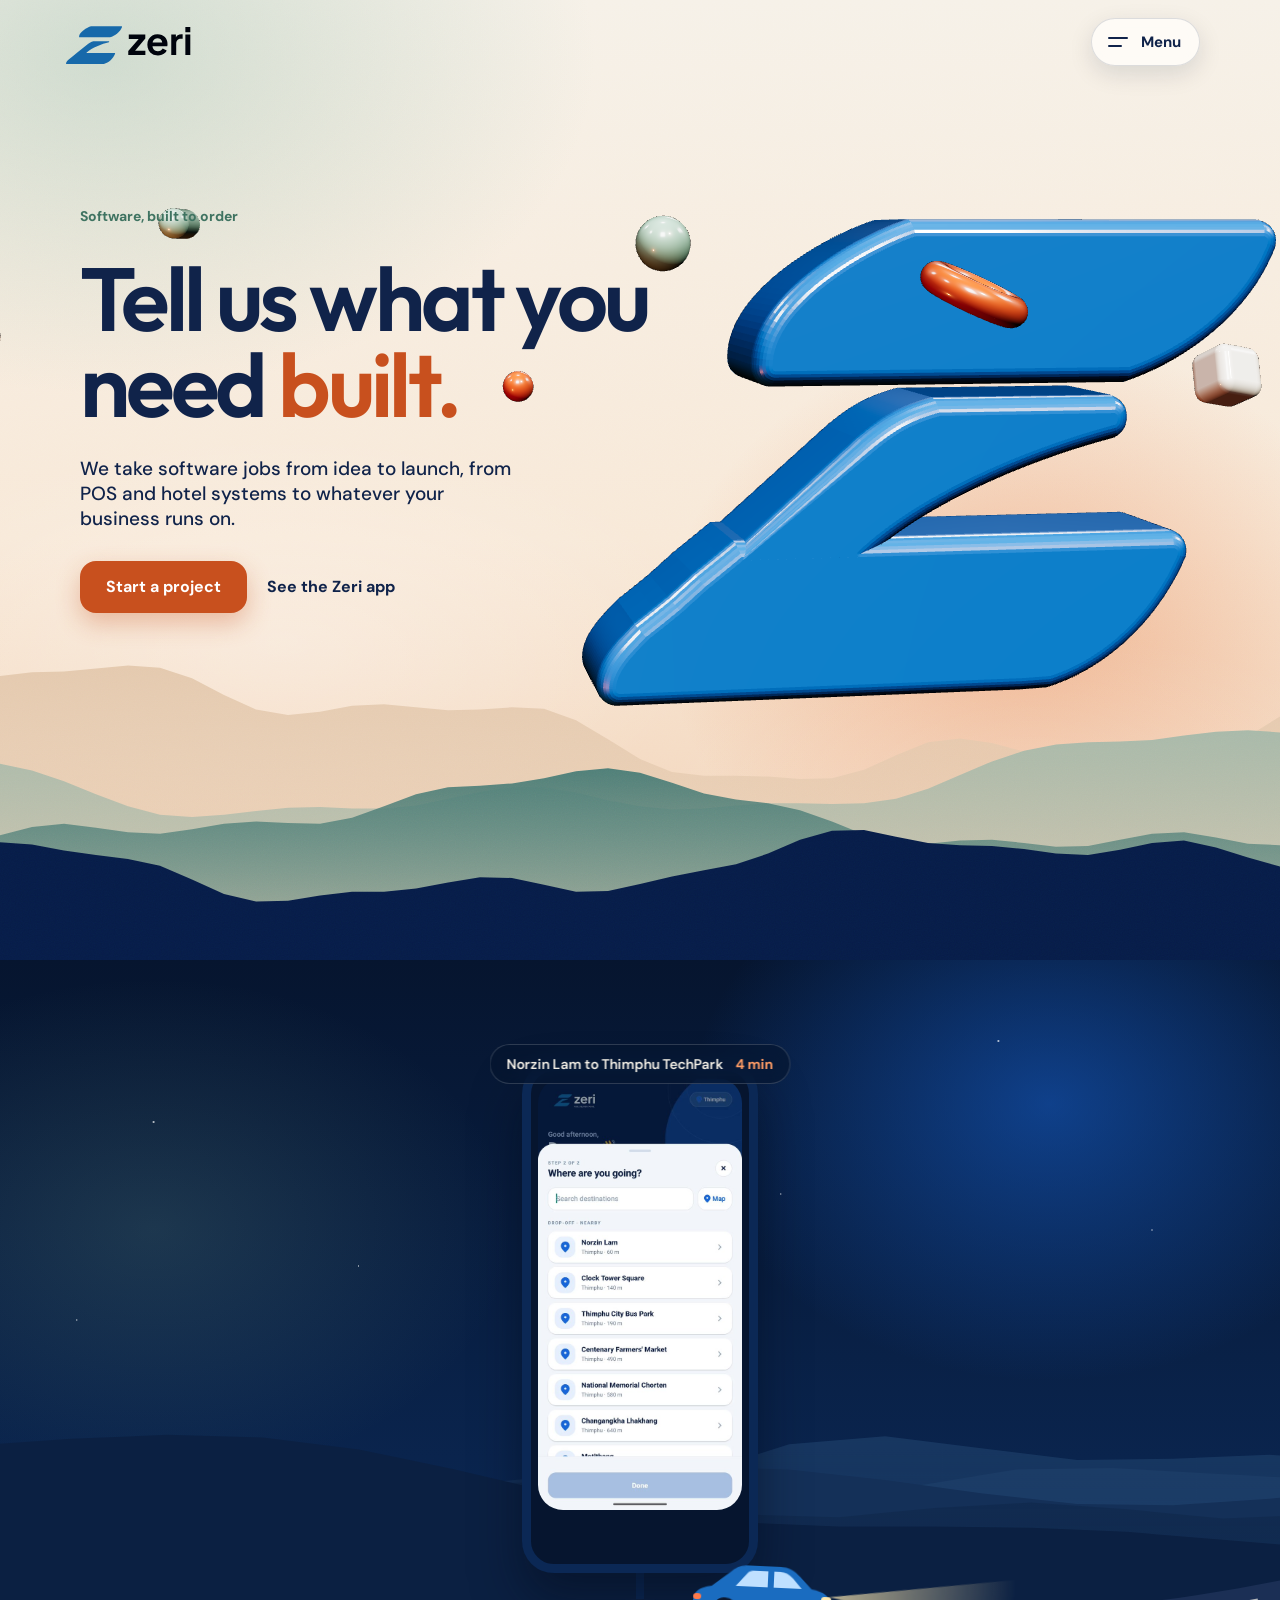
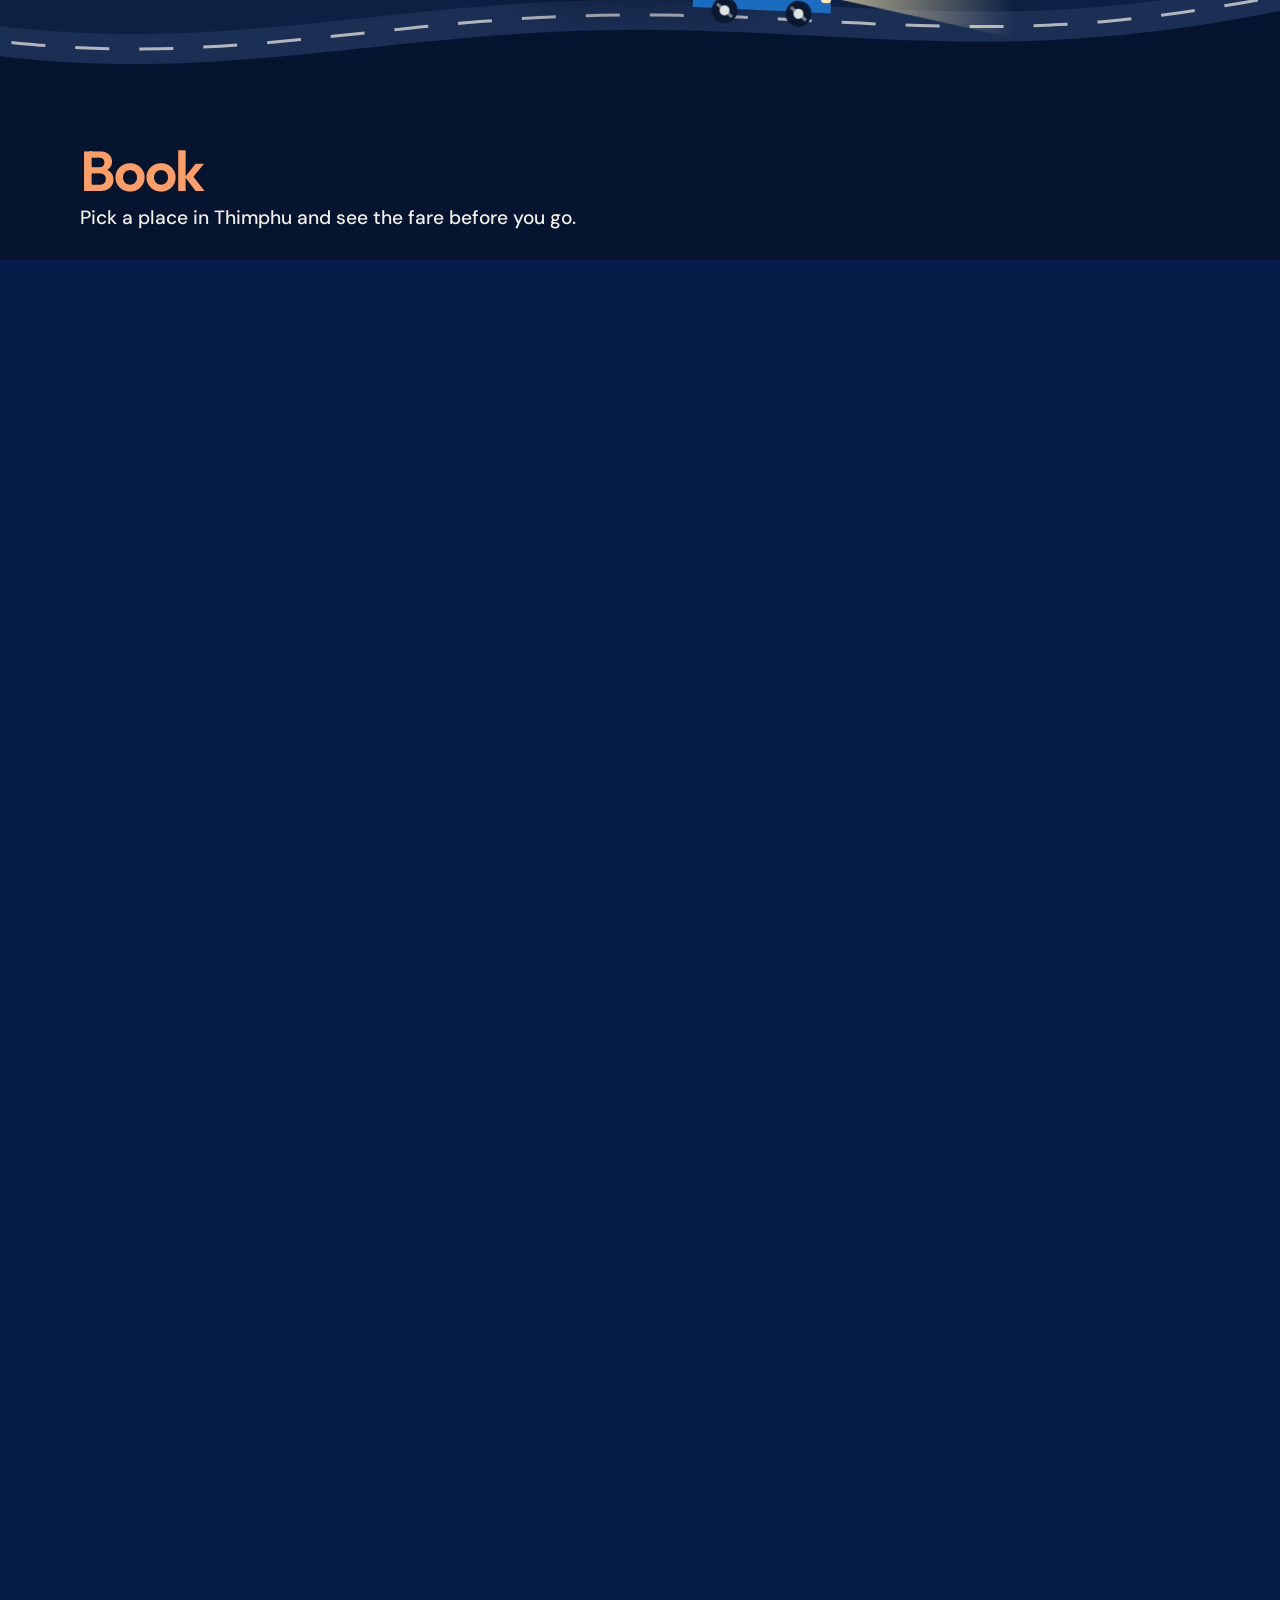
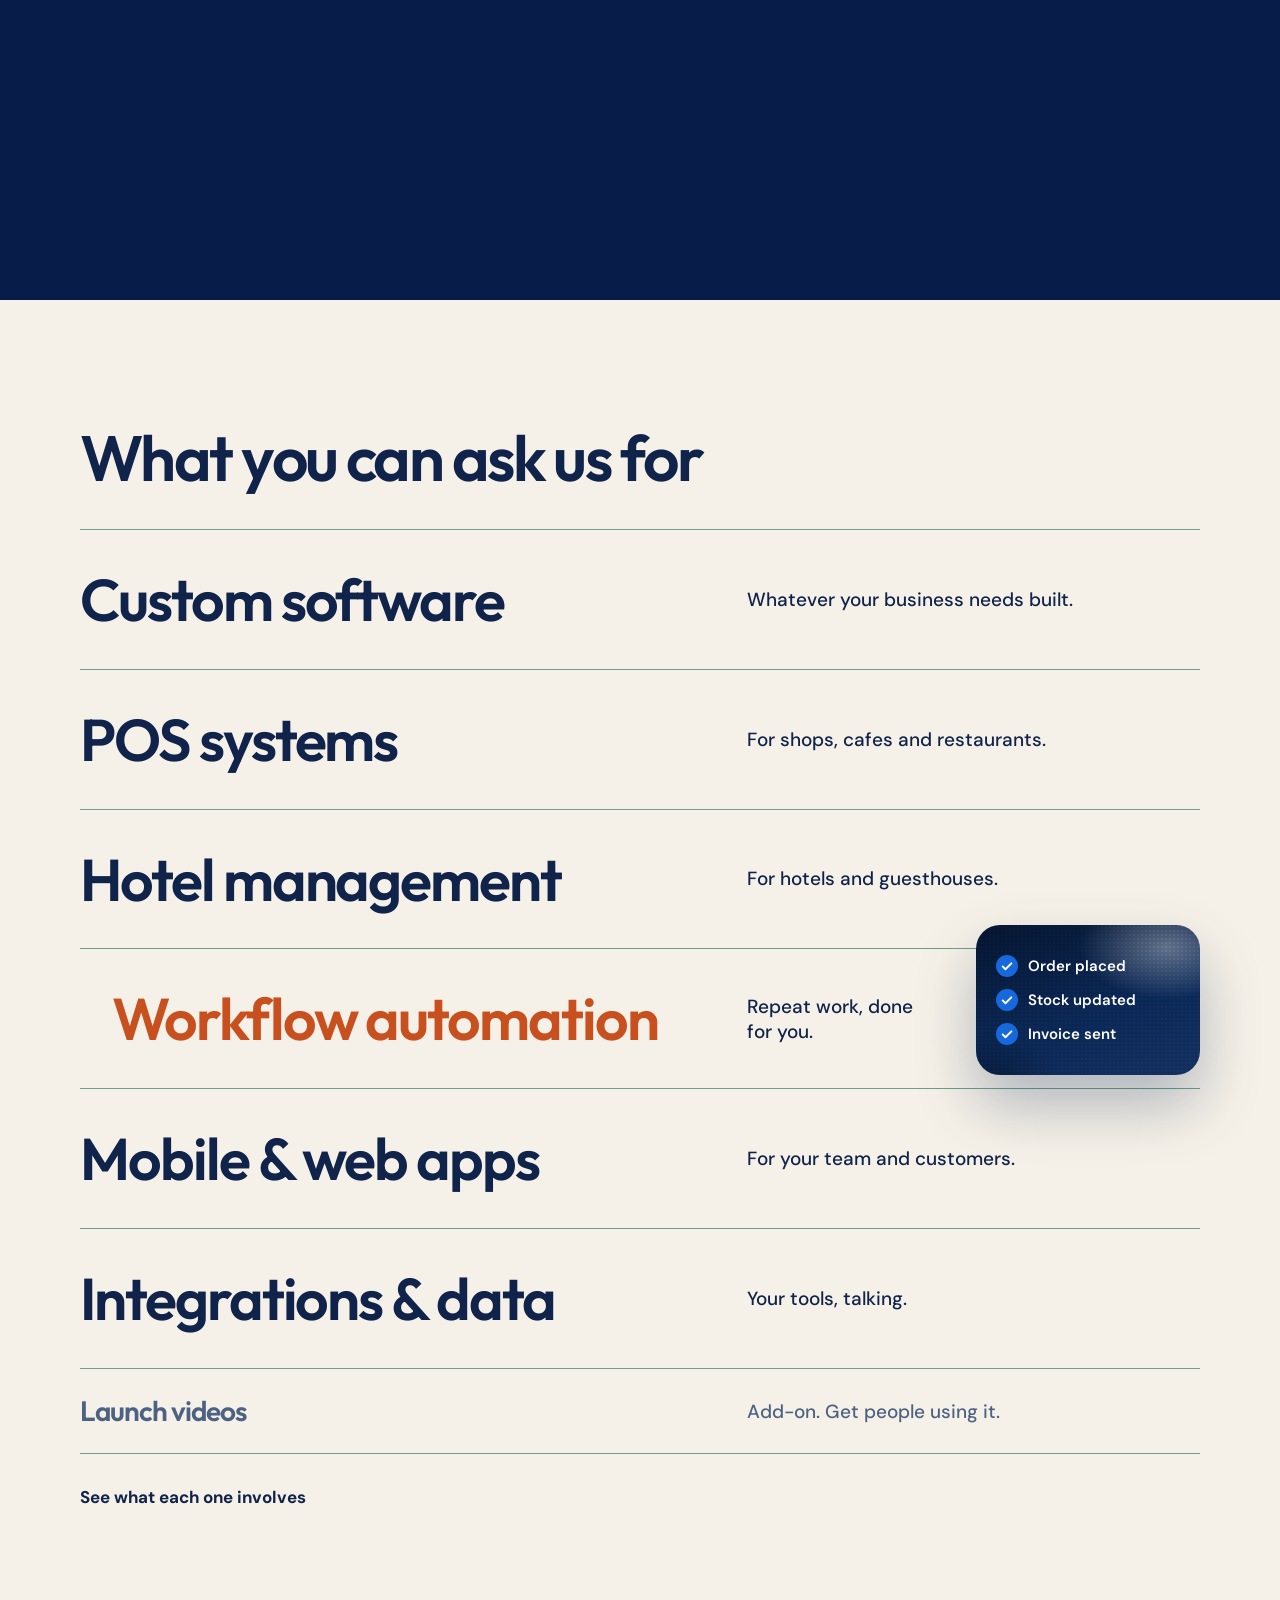
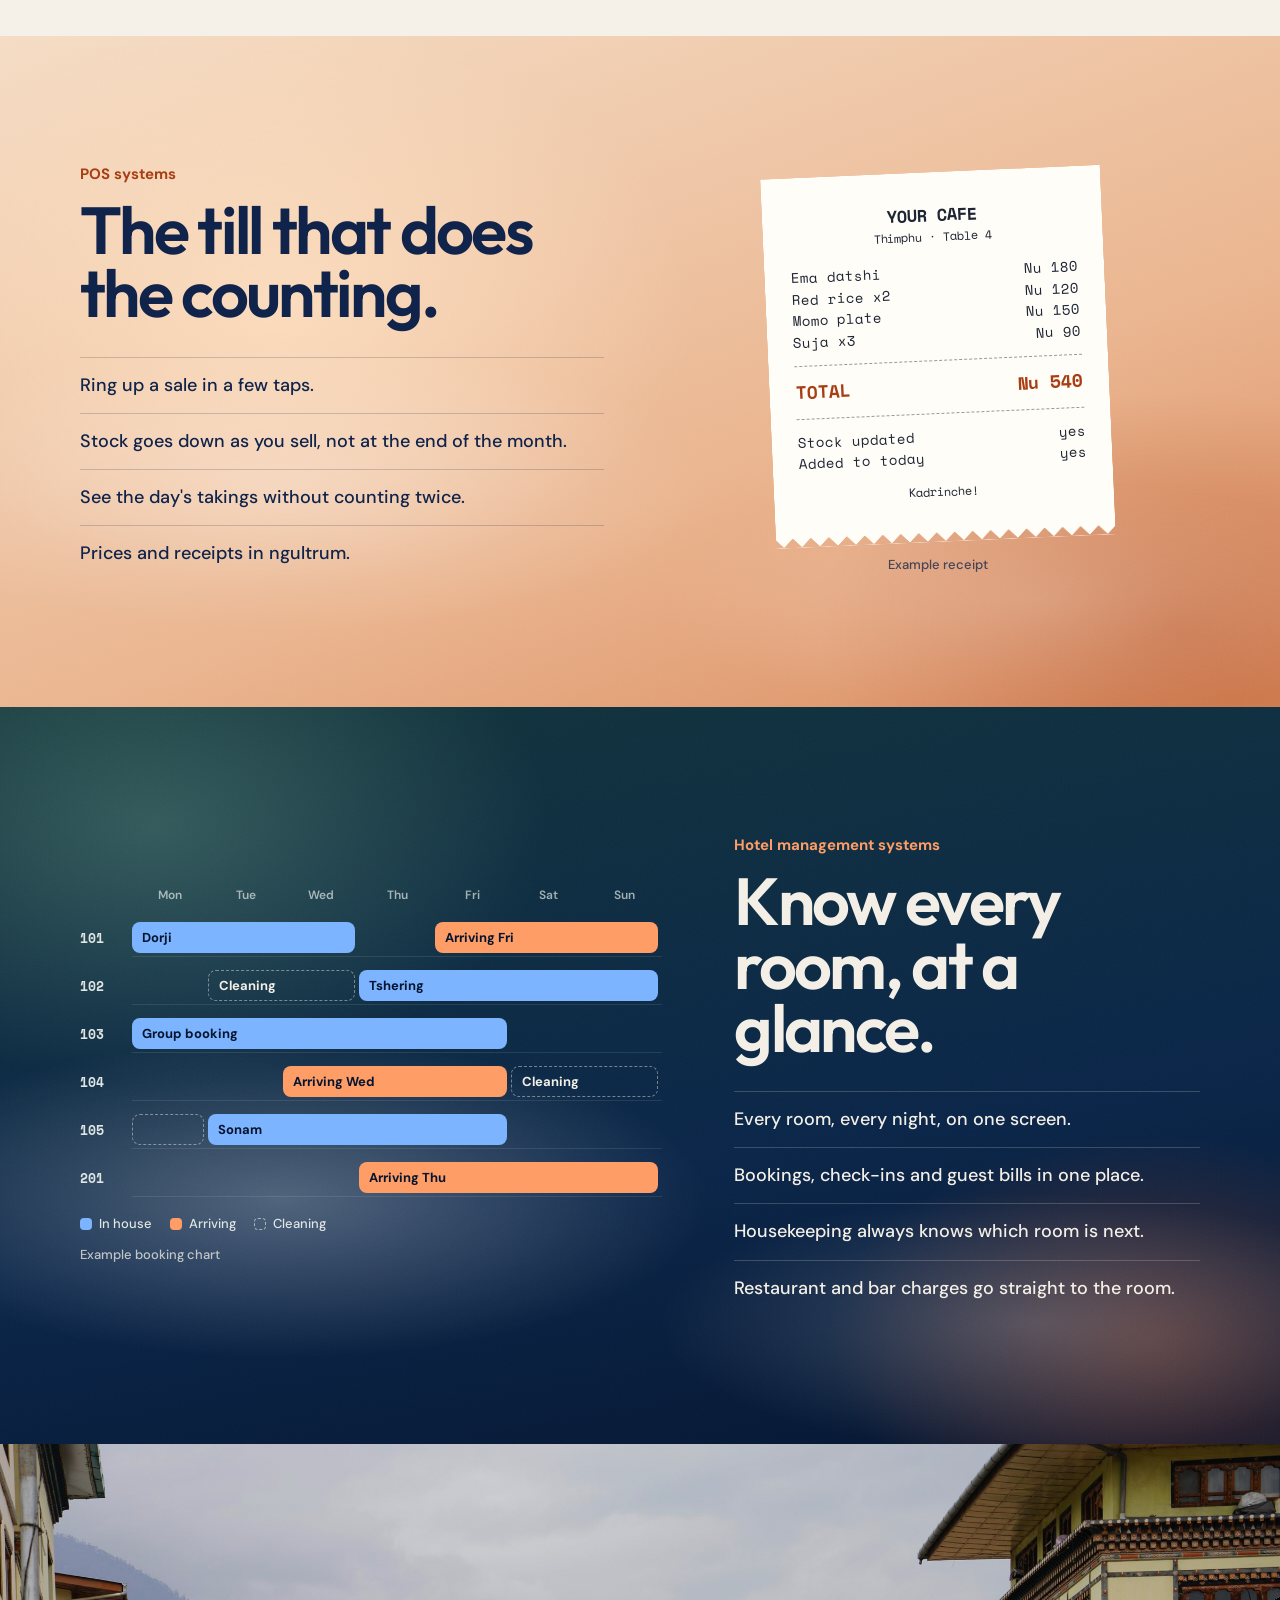
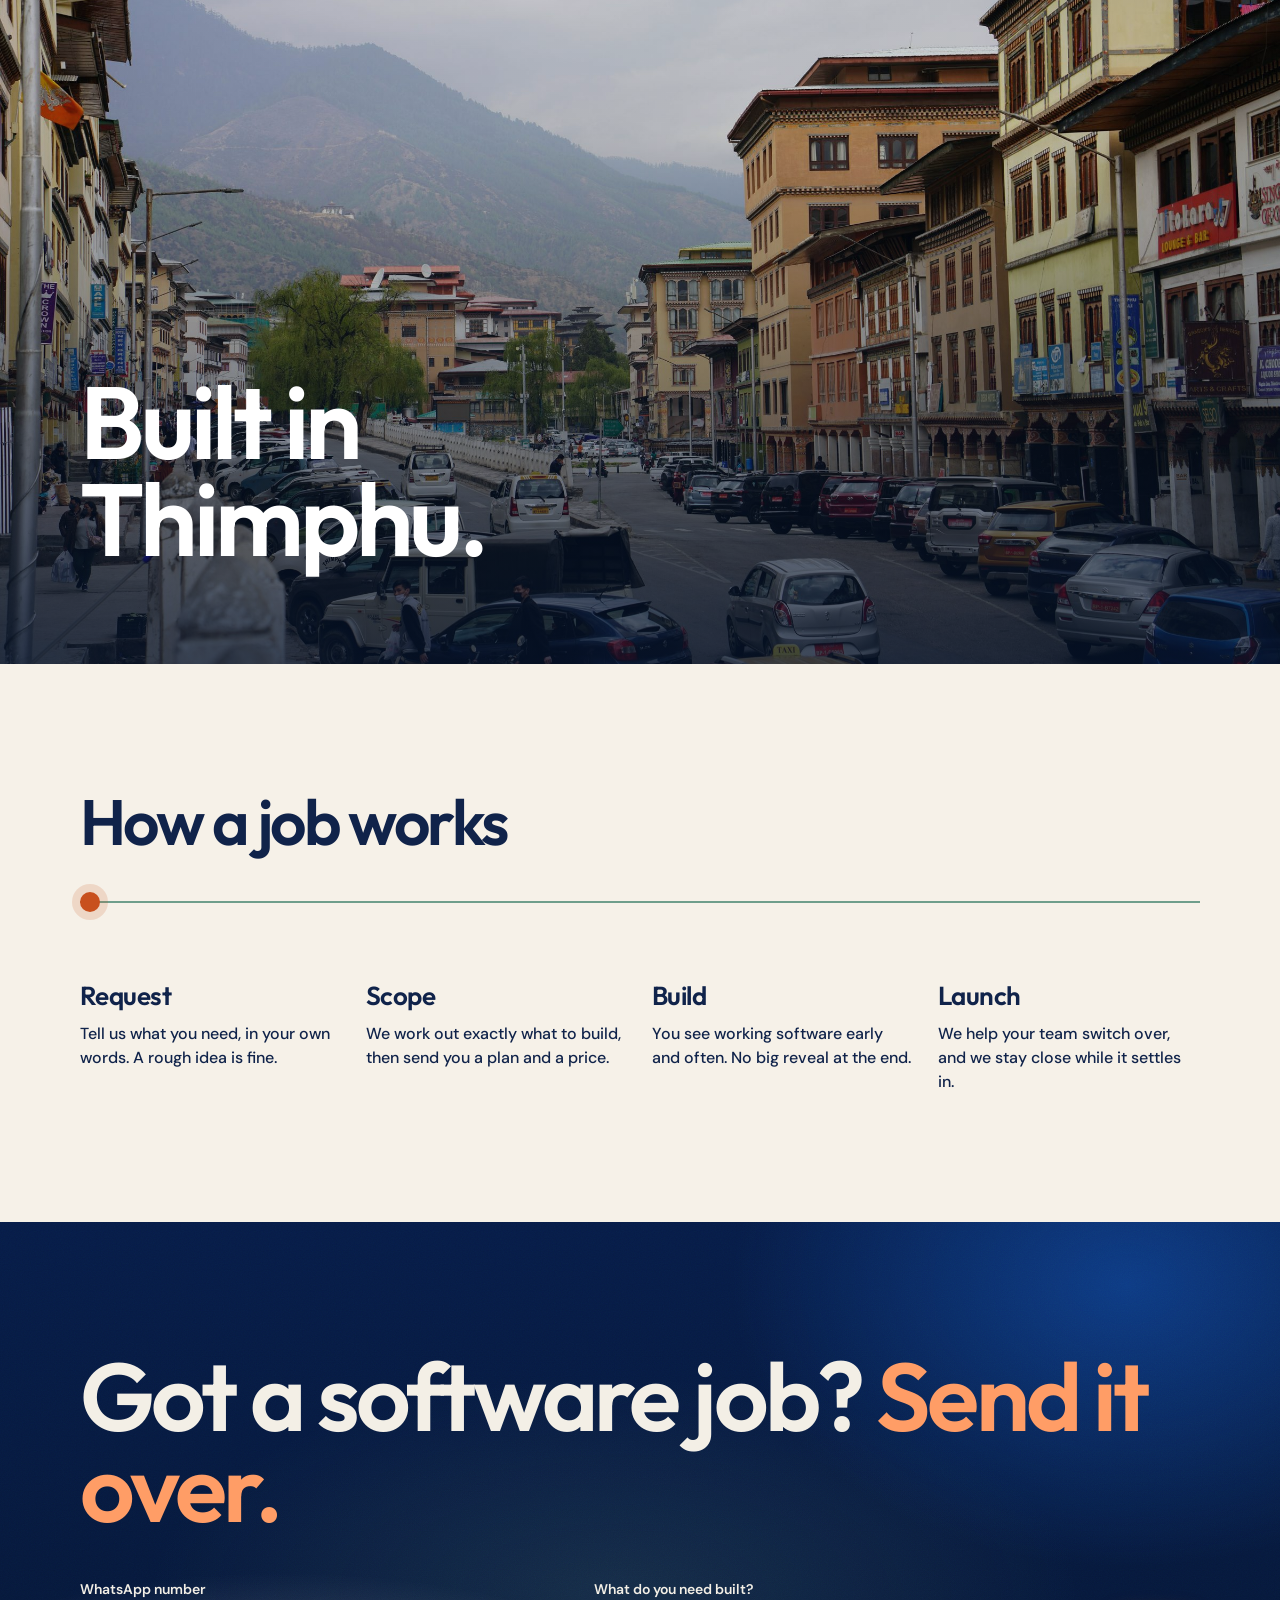
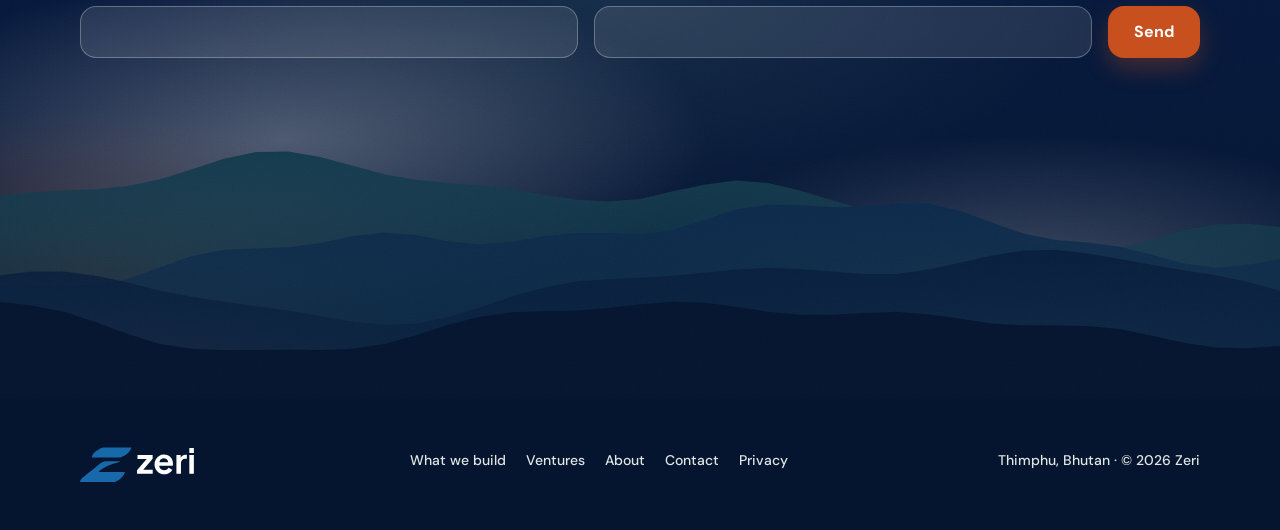
<file: index.html>
<!doctype html>
<html lang="en">
<head>
<meta charset="utf-8">
<meta name="viewport" content="width=device-width, initial-scale=1">
<title>Zeri | Custom software, built to order</title>
<meta name="description" content="Zeri takes software jobs from idea to launch, including POS and hotel systems. We also built the Zeri ride app. Based in Thimphu.">
<meta property="og:title" content="Zeri | Custom software, built to order">
<meta property="og:description" content="Zeri takes software jobs from idea to launch, including POS and hotel systems. We also built the Zeri ride app. Based in Thimphu.">
<meta name="theme-color" content="#f6f1e8">
<link rel="icon" type="image/png" href="assets/favicon.png">
<link rel="stylesheet" href="https://fonts.googleapis.com/css2?family=DM+Sans:wght@400;500;600;700;800&family=Outfit:wght@500;600;700&family=Space+Mono:wght@400;700&display=swap">
<link rel="stylesheet" href="assets/site.css">
<script>document.documentElement.classList.add('js')</script>
<script src="assets/site.js" defer></script>
<script src="assets/mess.js" defer></script>
<script src="assets/menu.js" defer></script>
<script src="assets/loader.js" defer></script>
<script type="importmap">{"imports":{"three":"./assets/three/three.module.min.js","three/addons/":"./assets/three/"}}</script>
<script type="module" src="assets/hero3d.js"></script>
<script src="assets/trip.js" defer></script>
</head>
<body>
<div class="z">
<button class="menu-btn" type="button" aria-expanded="false" aria-controls="site-menu" aria-label="Open menu"><span class="mb-lines" aria-hidden="true"><i></i><i></i></span><span class="mb-text" aria-hidden="true"><b>Menu</b><b>Close</b></span></button><div class="site-menu" id="site-menu"><div class="sm-panel a"><svg class="l-edge" viewBox="0 0 1600 120" preserveAspectRatio="none" aria-hidden="true"><path fill="#a9c7b8" d="M0 0L1640 0L1640 39L1600 39L1560 40L1520 45L1480 56L1440 70L1400 82L1360 87L1320 85L1280 82L1240 79L1200 79L1160 79L1120 78L1080 75L1040 75L1000 79L960 87L920 93L880 93L840 86L800 75L760 66L720 59L680 53L640 47L600 40L560 36L520 37L480 43L440 49L400 52L360 47L320 40L280 33L240 30L200 30L160 31L120 31L80 32L40 39L0 50Z"/></svg></div><div class="sm-panel b"><svg class="l-edge" viewBox="0 0 1600 120" preserveAspectRatio="none" aria-hidden="true"><path fill="#c8501e" d="M0 0L1640 0L1640 88L1600 87L1560 84L1520 85L1480 86L1440 82L1400 74L1360 68L1320 69L1280 74L1240 76L1200 72L1160 67L1120 65L1080 64L1040 58L1000 45L960 32L920 26L880 26L840 26L800 25L760 27L720 37L680 51L640 63L600 67L560 69L520 73L480 79L440 80L400 75L360 70L320 71L280 77L240 82L200 81L160 80L120 82L80 86L40 83L0 72Z"/></svg></div><div class="sm-panel c"><svg class="l-edge" viewBox="0 0 1600 120" preserveAspectRatio="none" aria-hidden="true"><path fill="#06152f" d="M0 0L1640 0L1640 58L1600 69L1560 77L1520 81L1480 79L1440 75L1400 71L1360 70L1320 72L1280 74L1240 76L1200 76L1160 78L1120 82L1080 88L1040 96L1000 100L960 99L920 92L880 83L840 73L800 67L760 64L720 61L680 59L640 55L600 53L560 53L520 56L480 60L440 62L400 59L360 52L320 42L280 32L240 27L200 25L160 26L120 27L80 28L40 29L0 33Z"/></svg><div class="sm-glow"></div><nav class="sm-body" aria-label="Main"><div class="sm-links"><a href="index.html" style="--i:0" aria-current=page><span>Home<small>Back to the start</small></span></a><a href="what-we-build.html" style="--i:1"><span>What we build<small>Everything you can ask us for</small></span></a><a href="ventures.html" style="--i:2"><span>Ventures<small>Our own products</small></span></a><a href="about.html" style="--i:3"><span>About<small>Who we are</small></span></a><a href="contact.html" style="--i:4"><span>Contact<small>Send us a job</small></span></a></div><div class="sm-side"><p class="sm-lead">Got a software job?</p><p>Tell us what you need built. A few lines is enough to start.</p><a class="btn" href="contact.html">Start a project</a><p>Thimphu, Bhutan</p></div></nav></div></div>
<div class="loader" id="loader" role="status" aria-label="Loading"><div class="l-panel p3"><svg class="l-edge" viewBox="0 0 1600 120" preserveAspectRatio="none" aria-hidden="true"><path fill="#a9c7b8" d="M0 0L1640 0L1640 84L1600 80L1560 77L1520 77L1480 79L1440 79L1400 76L1360 72L1320 71L1280 76L1240 84L1200 89L1160 90L1120 87L1080 86L1040 87L1000 87L960 82L920 72L880 60L840 51L800 48L760 46L720 42L680 36L640 32L600 34L560 40L520 46L480 47L440 45L400 42L360 42L320 43L280 43L240 38L200 31L160 27L120 30L80 37L40 43L0 47Z"/></svg></div><div class="l-panel p2"><svg class="l-edge" viewBox="0 0 1600 120" preserveAspectRatio="none" aria-hidden="true"><path fill="#c8501e" d="M0 0L1640 0L1640 58L1600 50L1560 37L1520 26L1480 22L1440 24L1400 28L1360 30L1320 32L1280 39L1240 50L1200 60L1160 64L1120 61L1080 58L1040 58L1000 62L960 65L920 66L880 67L840 72L800 83L760 94L720 100L680 97L640 92L600 87L560 84L520 78L480 67L440 56L400 49L360 49L320 53L280 55L240 53L200 49L160 48L120 48L80 46L40 38L0 28Z"/></svg></div><div class="l-panel p1"><svg class="l-edge" viewBox="0 0 1600 120" preserveAspectRatio="none" aria-hidden="true"><path fill="#06152f" d="M0 0L1640 0L1640 77L1600 79L1560 82L1520 82L1480 80L1440 76L1400 72L1360 70L1320 72L1280 76L1240 80L1200 83L1160 84L1120 81L1080 77L1040 74L1000 71L960 69L920 65L880 60L840 51L800 41L760 31L720 24L680 21L640 22L600 26L560 29L520 32L480 34L440 38L400 43L360 50L320 58L280 66L240 71L200 72L160 70L120 68L80 66L40 67L0 70Z"/></svg><div class="l-grid"></div><div class="l-mark"><div class="l-orbit"><i></i></div><div class="l-orbit two"><i></i></div><svg viewBox="0 22 119 80" aria-hidden="true"><path class="l-blade" pathLength="1" d="M53.0459 22H118.202C118.914 22.2236 119.076 22.5216 118.971 23.3383C115.034 34.1077 103.945 41.9711 93.408 45.3253H28.252C27.844 45.2714 27.6957 45.0929 27.6754 44.3693C27.6754 33.9829 44.7988 24.6464 53.0459 22Z"/><path class="l-blade" pathLength="1" d="M103.296 78.6747C104.144 78.8566 104.231 79.2241 104.173 80.013C99.8854 90.2916 91.1633 98.7651 80.3399 101.806L75.0044 102H0.657933C0.208317 101.917 0.0512179 101.727 0 101.044C0 97.7486 3.62481 94.6283 5.76602 92.3614L9.03343 89.8554L11.7242 87.7349L16.3371 83.6867L20.7577 80.2169L22.6797 78.6747H103.296Z"/><path class="l-blade" pathLength="1" d="M45.936 59.9759C50.2263 56.5172 52.8575 55.0168 58.208 53.6145H91.0075C91.2812 53.7372 91.3668 53.8244 91.4875 54C91.6742 54.5307 91.6476 54.8239 91.4875 55.3494C91.3931 55.5277 91.3078 55.6116 91.1031 55.7349C76.029 59.3347 55.5679 66.8531 43.8217 77.5181C43.5748 77.7374 43.4988 77.8636 43.4373 78.0964C43.4762 78.3957 43.574 78.5122 43.8217 78.6747H22.6797L45.936 59.9759Z"/></svg></div><div class="l-foot"><span class="l-word">Shaping</span><span class="l-count">000</span></div><div class="l-bar"><i></i></div></div></div><section class="atmos hero"><div class="sky dawn"></div><svg class="ridges" viewBox="0 0 1600 420" preserveAspectRatio="none" aria-hidden="true"><defs><linearGradient id="g6" x1="0" y1="0" x2="0" y2="1"><stop offset="0" stop-color="#e4c9ae"/><stop offset="1" stop-color="#e4c9ae" stop-opacity="0.25"/></linearGradient><linearGradient id="g7" x1="0" y1="0" x2="0" y2="1"><stop offset="0" stop-color="#a8b9a9"/><stop offset="1" stop-color="#a8b9a9" stop-opacity="0.25"/></linearGradient><linearGradient id="g8" x1="0" y1="0" x2="0" y2="1"><stop offset="0" stop-color="#4f7f78"/><stop offset="1" stop-color="#4f7f78" stop-opacity="0.25"/></linearGradient><linearGradient id="g9" x1="0" y1="0" x2="0" y2="1"><stop offset="0" stop-color="#071c48"/><stop offset="1" stop-color="#071c48" stop-opacity="1"/></linearGradient></defs><path fill="url(#g6)" d="M0 420L0 46L40 41L80 40L120 36L160 32L200 35L240 49L280 71L320 90L360 97L400 93L440 85L480 83L520 87L560 91L600 90L640 87L680 89L720 104L760 129L800 155L840 172L880 177L920 177L960 178L1000 181L1040 180L1080 169L1120 150L1160 133L1200 128L1240 134L1280 145L1320 151L1360 149L1400 144L1440 142L1480 143L1520 140L1560 125L1600 99L1640 71L1640 420Z"/><path fill="url(#g7)" d="M0 420L0 161L40 170L80 184L120 201L160 217L200 228L240 231L280 228L320 223L360 219L400 218L440 220L480 220L520 216L560 207L600 198L640 192L680 192L720 199L760 209L800 217L840 221L880 220L920 216L960 213L1000 213L1040 214L1080 213L1120 207L1160 194L1200 176L1240 158L1280 144L1320 136L1360 133L1400 132L1440 130L1480 124L1520 119L1560 117L1600 120L1640 129L1640 420Z"/><path fill="url(#g8)" d="M0 420L0 255L40 244L80 240L120 245L160 251L200 253L240 247L280 240L320 237L360 239L400 240L440 232L480 217L520 201L560 192L600 190L640 187L680 180L720 171L760 167L800 173L840 186L880 200L920 208L960 213L1000 222L1040 237L1080 254L1120 265L1160 266L1200 262L1240 261L1280 265L1320 270L1360 269L1400 261L1440 253L1480 251L1520 258L1560 266L1600 268L1640 265L1640 420Z"/><path fill="url(#g9)" d="M0 420L0 264L40 267L80 275L120 281L160 286L200 295L240 313L280 332L320 342L360 341L400 334L440 329L480 329L520 325L560 317L600 310L640 311L680 320L720 329L760 328L800 319L840 309L880 301L920 293L960 279L1000 261L1040 249L1080 248L1120 257L1160 265L1200 268L1240 269L1280 273L1320 279L1360 281L1400 274L1440 265L1480 262L1520 271L1560 284L1600 296L1640 304L1640 420Z"/></svg><div class="grain"></div><div class="h3d back" id="z3d" aria-hidden="true"><img class="z3d-fallback" src="assets/zeri-z.svg" alt=""></div><div class="wrap" style="width: 100%"><header class="top"><a class="logo" href="index.html" aria-label="Zeri home"><img src="assets/zeri-logo.svg" alt="Zeri"></a></header></div><div class="wrap hero-grid"><div class="hero-copy"><p class="eyebrow">Software, built to order</p><h1 class="ed" style="font-size: clamp(56px, 7vw, 104px)">Tell us what you need <span class="em">built.</span></h1><p style="margin: 0; font-size: 19px; max-width: 34ch">We take software jobs from idea to launch, from POS and hotel systems to whatever your business runs on.</p><div class="hero-actions"><a class="btn" href="contact.html">Start a project</a><a class="text-link" href="#zeri-app">See the Zeri app</a></div></div></div><div class="h3d front" id="z3d-front" aria-hidden="true"></div></section><section class="trip" id="zeri-app" aria-label="The Zeri app"><div class="trip-stage">
<div class="trip-sky"></div><div class="trip-dawn"></div><div class="trip-stars"></div><div class="trip-layer" data-depth="0.18"><svg class="ridges" viewBox="0 0 1600 420" preserveAspectRatio="none" aria-hidden="true"><defs><linearGradient id="g0" x1="0" y1="0" x2="0" y2="1"><stop offset="0" stop-color="#2a4f7a"/><stop offset="1" stop-color="#2a4f7a" stop-opacity="0.25"/></linearGradient><linearGradient id="g1" x1="0" y1="0" x2="0" y2="1"><stop offset="0" stop-color="#20426e"/><stop offset="1" stop-color="#20426e" stop-opacity="1"/></linearGradient></defs><path fill="url(#g0)" d="M0 420L0 116L40 131L80 143L120 155L160 169L200 184L240 195L280 195L320 181L360 158L400 138L440 126L480 125L520 129L560 133L600 131L640 126L680 121L720 119L760 116L800 107L840 88L880 62L920 38L960 24L1000 25L1040 37L1080 52L1120 64L1160 71L1200 77L1240 85L1280 95L1320 103L1360 103L1400 95L1440 86L1480 85L1520 96L1560 119L1600 145L1640 165L1640 420Z"/><path fill="url(#g1)" d="M0 420L0 120L40 133L80 144L120 154L160 165L200 180L240 197L280 212L320 219L360 218L400 210L440 200L480 195L520 196L560 202L600 208L640 211L680 210L720 209L760 211L800 216L840 222L880 222L920 214L960 197L1000 175L1040 153L1080 138L1120 129L1160 124L1200 119L1240 114L1280 109L1320 109L1360 117L1400 130L1440 146L1480 156L1520 159L1560 155L1600 149L1640 146L1640 420Z"/></svg></div><div class="trip-layer" data-depth="0.34"><svg class="ridges" viewBox="0 0 1600 420" preserveAspectRatio="none" aria-hidden="true"><defs><linearGradient id="g2" x1="0" y1="0" x2="0" y2="1"><stop offset="0" stop-color="#1a3a64"/><stop offset="1" stop-color="#1a3a64" stop-opacity="0.25"/></linearGradient><linearGradient id="g3" x1="0" y1="0" x2="0" y2="1"><stop offset="0" stop-color="#143058"/><stop offset="1" stop-color="#143058" stop-opacity="1"/></linearGradient></defs><path fill="url(#g2)" d="M0 420L0 150L40 172L80 185L120 183L160 176L200 173L240 170L280 156L320 130L360 107L400 101L440 110L480 119L520 118L560 115L600 120L640 127L680 122L720 100L760 72L800 54L840 51L880 51L920 46L960 43L1000 52L1040 72L1080 87L1120 83L1160 68L1200 55L1240 51L1280 49L1320 40L1360 31L1400 35L1440 58L1480 85L1520 100L1560 102L1600 104L1640 111L1640 420Z"/><path fill="url(#g3)" d="M0 420L0 188L40 167L80 152L120 145L160 142L200 140L240 135L280 128L320 124L360 126L400 134L440 144L480 152L520 153L560 148L600 141L640 138L680 140L720 147L760 154L800 160L840 162L880 165L920 173L960 187L1000 207L1040 226L1080 239L1120 243L1160 241L1200 236L1240 231L1280 227L1320 221L1360 210L1400 192L1440 169L1480 149L1520 135L1560 130L1600 131L1640 133L1640 420Z"/></svg></div><div class="trip-layer" data-depth="0.55"><svg class="ridges" viewBox="0 0 1600 420" preserveAspectRatio="none" aria-hidden="true"><defs><linearGradient id="g4" x1="0" y1="0" x2="0" y2="1"><stop offset="0" stop-color="#10294d"/><stop offset="1" stop-color="#10294d" stop-opacity="0.25"/></linearGradient><linearGradient id="g5" x1="0" y1="0" x2="0" y2="1"><stop offset="0" stop-color="#0b2042"/><stop offset="1" stop-color="#0b2042" stop-opacity="1"/></linearGradient></defs><path fill="url(#g4)" d="M0 420L0 152L40 141L80 140L120 147L160 151L200 145L240 136L280 136L320 147L360 160L400 162L440 155L480 151L520 156L560 163L600 160L640 143L680 123L720 111L760 106L800 97L840 77L880 53L920 39L960 38L1000 41L1040 38L1080 30L1120 28L1160 40L1200 59L1240 73L1280 77L1320 78L1360 88L1400 105L1440 117L1480 117L1520 109L1560 106L1600 113L1640 123L1640 420Z"/><path fill="url(#g5)" d="M0 420L0 111L40 108L80 103L120 100L160 102L200 111L240 126L280 143L320 157L360 166L400 169L440 169L480 170L520 173L560 179L600 185L640 187L680 185L720 180L760 176L800 176L840 182L880 194L920 208L960 219L1000 226L1040 229L1080 229L1120 231L1160 234L1200 239L1240 240L1280 234L1320 222L1360 204L1400 185L1440 170L1480 160L1520 155L1560 151L1600 146L1640 139L1640 420Z"/></svg></div>
<div class="trip-world"><svg class="trip-ground" viewBox="0 0 4000 900" aria-hidden="true"><path fill="#06152f" d="M-20 635.5L0 640.0L20 644.5L40 648.9L60 653.3L80 657.5L100 661.6L120 665.5L140 669.2L160 672.7L180 675.8L200 678.6L220 681.2L240 683.4L260 685.2L280 686.7L300 687.8L320 688.6L340 689.0L360 689.0L380 688.8L400 688.2L420 687.3L440 686.2L460 684.8L480 683.3L500 681.5L520 679.6L540 677.6L560 675.5L580 673.4L600 671.3L620 669.2L640 667.1L660 665.2L680 663.3L700 661.6L720 660.0L740 658.7L760 657.5L780 656.5L800 655.8L820 655.3L840 654.9L860 654.8L880 655.0L900 655.3L920 655.7L940 656.4L960 657.1L980 658.0L1000 659.0L1020 660.0L1040 661.1L1060 662.1L1080 663.1L1100 664.1L1120 664.9L1140 665.6L1160 666.1L1180 666.5L1200 666.6L1220 666.5L1240 666.2L1260 665.5L1280 664.6L1300 663.4L1320 661.9L1340 660.0L1360 657.9L1380 655.5L1400 652.8L1420 649.8L1440 646.6L1460 643.2L1480 639.6L1500 635.8L1520 631.8L1540 627.8L1560 623.7L1580 619.6L1600 615.5L1620 611.5L1640 607.5L1660 603.7L1680 600.0L1700 596.5L1720 593.3L1740 590.4L1760 587.7L1780 585.4L1800 583.4L1820 581.8L1840 580.5L1860 579.6L1880 579.2L1900 579.1L1920 579.4L1940 580.1L1960 581.1L1980 582.5L2000 584.2L2020 586.3L2040 588.6L2060 591.2L2080 594.0L2100 597.0L2120 600.1L2140 603.4L2160 606.7L2180 610.1L2200 613.5L2220 616.8L2240 620.1L2260 623.2L2280 626.3L2300 629.2L2320 631.9L2340 634.4L2360 636.6L2380 638.7L2400 640.4L2420 642.0L2440 643.2L2460 644.3L2480 645.0L2500 645.5L2520 645.8L2540 645.9L2560 645.8L2580 645.6L2600 645.1L2620 644.6L2640 644.0L2660 643.3L2680 642.7L2700 642.0L2720 641.3L2740 640.8L2760 640.3L2780 640.0L2800 639.8L2820 639.8L2840 639.9L2860 640.3L2880 641.0L2900 641.8L2920 642.9L2940 644.3L2960 645.9L2980 647.7L3000 649.8L3020 652.1L3040 654.5L3060 657.2L3080 660.0L3100 662.9L3120 666.0L3140 669.0L3160 672.2L3180 675.3L3200 678.3L3220 681.3L3240 684.2L3260 686.9L3280 689.4L3300 691.7L3320 693.8L3340 695.6L3360 697.0L3380 698.1L3400 698.9L3420 699.3L3440 699.4L3460 699.0L3480 698.3L3500 697.2L3520 695.7L3540 693.8L3560 691.6L3580 689.0L3600 686.1L3620 683.0L3640 679.5L3660 675.9L3680 672.0L3700 668.0L3720 663.9L3740 659.7L3760 655.4L3780 651.2L3800 646.9L3820 642.8L3840 638.8L3860 634.9L3880 631.2L3900 627.6L3920 624.4L3940 621.4L3960 618.6L3980 616.2L4000 614.1L4020 612.2L4020 900L-20 900Z"/></svg><svg class="trip-road" viewBox="0 0 4000 900" aria-hidden="true"><path d="M-20 635.5L0 640.0L20 644.5L40 648.9L60 653.3L80 657.5L100 661.6L120 665.5L140 669.2L160 672.7L180 675.8L200 678.6L220 681.2L240 683.4L260 685.2L280 686.7L300 687.8L320 688.6L340 689.0L360 689.0L380 688.8L400 688.2L420 687.3L440 686.2L460 684.8L480 683.3L500 681.5L520 679.6L540 677.6L560 675.5L580 673.4L600 671.3L620 669.2L640 667.1L660 665.2L680 663.3L700 661.6L720 660.0L740 658.7L760 657.5L780 656.5L800 655.8L820 655.3L840 654.9L860 654.8L880 655.0L900 655.3L920 655.7L940 656.4L960 657.1L980 658.0L1000 659.0L1020 660.0L1040 661.1L1060 662.1L1080 663.1L1100 664.1L1120 664.9L1140 665.6L1160 666.1L1180 666.5L1200 666.6L1220 666.5L1240 666.2L1260 665.5L1280 664.6L1300 663.4L1320 661.9L1340 660.0L1360 657.9L1380 655.5L1400 652.8L1420 649.8L1440 646.6L1460 643.2L1480 639.6L1500 635.8L1520 631.8L1540 627.8L1560 623.7L1580 619.6L1600 615.5L1620 611.5L1640 607.5L1660 603.7L1680 600.0L1700 596.5L1720 593.3L1740 590.4L1760 587.7L1780 585.4L1800 583.4L1820 581.8L1840 580.5L1860 579.6L1880 579.2L1900 579.1L1920 579.4L1940 580.1L1960 581.1L1980 582.5L2000 584.2L2020 586.3L2040 588.6L2060 591.2L2080 594.0L2100 597.0L2120 600.1L2140 603.4L2160 606.7L2180 610.1L2200 613.5L2220 616.8L2240 620.1L2260 623.2L2280 626.3L2300 629.2L2320 631.9L2340 634.4L2360 636.6L2380 638.7L2400 640.4L2420 642.0L2440 643.2L2460 644.3L2480 645.0L2500 645.5L2520 645.8L2540 645.9L2560 645.8L2580 645.6L2600 645.1L2620 644.6L2640 644.0L2660 643.3L2680 642.7L2700 642.0L2720 641.3L2740 640.8L2760 640.3L2780 640.0L2800 639.8L2820 639.8L2840 639.9L2860 640.3L2880 641.0L2900 641.8L2920 642.9L2940 644.3L2960 645.9L2980 647.7L3000 649.8L3020 652.1L3040 654.5L3060 657.2L3080 660.0L3100 662.9L3120 666.0L3140 669.0L3160 672.2L3180 675.3L3200 678.3L3220 681.3L3240 684.2L3260 686.9L3280 689.4L3300 691.7L3320 693.8L3340 695.6L3360 697.0L3380 698.1L3400 698.9L3420 699.3L3440 699.4L3460 699.0L3480 698.3L3500 697.2L3520 695.7L3540 693.8L3560 691.6L3580 689.0L3600 686.1L3620 683.0L3640 679.5L3660 675.9L3680 672.0L3700 668.0L3720 663.9L3740 659.7L3760 655.4L3780 651.2L3800 646.9L3820 642.8L3840 638.8L3860 634.9L3880 631.2L3900 627.6L3920 624.4L3940 621.4L3960 618.6L3980 616.2L4000 614.1L4020 612.2" fill="none" stroke="#1b2f55" stroke-width="30"/><path d="M-20 635.5L0 640.0L20 644.5L40 648.9L60 653.3L80 657.5L100 661.6L120 665.5L140 669.2L160 672.7L180 675.8L200 678.6L220 681.2L240 683.4L260 685.2L280 686.7L300 687.8L320 688.6L340 689.0L360 689.0L380 688.8L400 688.2L420 687.3L440 686.2L460 684.8L480 683.3L500 681.5L520 679.6L540 677.6L560 675.5L580 673.4L600 671.3L620 669.2L640 667.1L660 665.2L680 663.3L700 661.6L720 660.0L740 658.7L760 657.5L780 656.5L800 655.8L820 655.3L840 654.9L860 654.8L880 655.0L900 655.3L920 655.7L940 656.4L960 657.1L980 658.0L1000 659.0L1020 660.0L1040 661.1L1060 662.1L1080 663.1L1100 664.1L1120 664.9L1140 665.6L1160 666.1L1180 666.5L1200 666.6L1220 666.5L1240 666.2L1260 665.5L1280 664.6L1300 663.4L1320 661.9L1340 660.0L1360 657.9L1380 655.5L1400 652.8L1420 649.8L1440 646.6L1460 643.2L1480 639.6L1500 635.8L1520 631.8L1540 627.8L1560 623.7L1580 619.6L1600 615.5L1620 611.5L1640 607.5L1660 603.7L1680 600.0L1700 596.5L1720 593.3L1740 590.4L1760 587.7L1780 585.4L1800 583.4L1820 581.8L1840 580.5L1860 579.6L1880 579.2L1900 579.1L1920 579.4L1940 580.1L1960 581.1L1980 582.5L2000 584.2L2020 586.3L2040 588.6L2060 591.2L2080 594.0L2100 597.0L2120 600.1L2140 603.4L2160 606.7L2180 610.1L2200 613.5L2220 616.8L2240 620.1L2260 623.2L2280 626.3L2300 629.2L2320 631.9L2340 634.4L2360 636.6L2380 638.7L2400 640.4L2420 642.0L2440 643.2L2460 644.3L2480 645.0L2500 645.5L2520 645.8L2540 645.9L2560 645.8L2580 645.6L2600 645.1L2620 644.6L2640 644.0L2660 643.3L2680 642.7L2700 642.0L2720 641.3L2740 640.8L2760 640.3L2780 640.0L2800 639.8L2820 639.8L2840 639.9L2860 640.3L2880 641.0L2900 641.8L2920 642.9L2940 644.3L2960 645.9L2980 647.7L3000 649.8L3020 652.1L3040 654.5L3060 657.2L3080 660.0L3100 662.9L3120 666.0L3140 669.0L3160 672.2L3180 675.3L3200 678.3L3220 681.3L3240 684.2L3260 686.9L3280 689.4L3300 691.7L3320 693.8L3340 695.6L3360 697.0L3380 698.1L3400 698.9L3420 699.3L3440 699.4L3460 699.0L3480 698.3L3500 697.2L3520 695.7L3540 693.8L3560 691.6L3580 689.0L3600 686.1L3620 683.0L3640 679.5L3660 675.9L3680 672.0L3700 668.0L3720 663.9L3740 659.7L3760 655.4L3780 651.2L3800 646.9L3820 642.8L3840 638.8L3860 634.9L3880 631.2L3900 627.6L3920 624.4L3940 621.4L3960 618.6L3980 616.2L4000 614.1L4020 612.2" fill="none" stroke="#f3efe6" stroke-opacity=".7" stroke-width="3" stroke-dasharray="34 30"/></svg><div class="trip-stop" data-x="860" style="--x:860px;--y:639px;--tilt:-3deg"><div class="phone"><img src="assets/img/strip-where.jpg" alt="The Zeri app showing nearby Thimphu destinations"></div><h3>Book</h3><p>Pick a place in Thimphu and see the fare before you go.</p></div><div class="trip-stop" data-x="1640" style="--x:1640px;--y:592px;--tilt:2.5deg"><div class="phone"><img src="assets/img/phone-rider.jpg" alt="The Zeri app showing a driver on the way"></div><h3>Track</h3><p>Watch your driver come to you, right on the map.</p></div><div class="trip-stop" data-x="2420" style="--x:2420px;--y:626px;--tilt:-2deg"><div class="phone"><img src="assets/img/strip-speed.jpg" alt="The Zeri app showing parcel delivery speeds"></div><h3>Send</h3><p>Parcels from the same app, standard or same-day.</p></div><div class="trip-stop" data-x="3200" style="--x:3200px;--y:662px;--tilt:3deg"><div class="phone"><img src="assets/img/phone-driver.jpg" alt="The Zeri driver app showing a new ride request"></div><h3>Drive</h3><p>Drivers get their own app for offers, pickups and earnings.</p></div><div class="trip-car" aria-hidden="true"><svg viewBox="0 0 150 66">
<defs><linearGradient id="beam" x1="0" x2="1"><stop offset="0" stop-color="#ffe9b0" stop-opacity=".7"/><stop offset="1" stop-color="#ffe9b0" stop-opacity="0"/></linearGradient></defs>
<path class="trip-beam" d="M144 34L330 8L330 66Z" fill="url(#beam)"/>
<path d="M8 44C8 34 14 30 26 28L46 12C50 8 56 6 62 6H94C102 6 108 9 114 15L126 27C138 29 146 33 146 44V50H8Z" fill="#1a6cc0"/>
<path d="M50 27L62 13C63 12 65 11 67 11H82V27ZM88 11H94C99 11 103 13 107 17L116 27H88Z" fill="#bfe0ff"/>
<rect x="136" y="34" width="10" height="6" rx="3" fill="#ffe9b0"/><rect x="8" y="36" width="8" height="6" rx="3" fill="#ff7a4a"/>
<g class="trip-wheel"><circle cx="40" cy="52" r="13" fill="#0b1830"/><circle cx="40" cy="52" r="5" fill="#dfe6e4"/><rect x="38.5" y="42" width="3" height="20" fill="#dfe6e4" opacity=".5"/></g>
<g class="trip-wheel"><circle cx="114" cy="52" r="13" fill="#0b1830"/><circle cx="114" cy="52" r="5" fill="#dfe6e4"/><rect x="112.5" y="42" width="3" height="20" fill="#dfe6e4" opacity=".5"/></g>
</svg></div>
<img class="trip-achu" src="assets/img/achu-wave.webp" alt="Achu, the Zeri mascot, waving at the end of the road" style="--achu-y:635px"></div>
<div class="trip-intro"><p class="kicker">Our own app</p><h2 class="ed" style="font-size: clamp(52px, 8vw, 120px)">Meet Zeri.</h2>
<p class="lead">Rides and deliveries across Thimphu. We built all of it: the rider app, the driver app, the admin console and the system behind them.</p>
<p class="trip-hint">Scroll to take a trip</p></div>
<div class="trip-hud"><span>Norzin Lam to Thimphu TechPark</span><b>4 min</b></div>
<div class="trip-caption" aria-live="polite"><h3></h3><p></p></div>
<div class="trip-end"><h2 class="ed" style="font-size: clamp(40px, 6vw, 84px)">You've arrived.</h2>
<p>That's one trip. Behind it are two apps, an admin console and a backend we built ourselves.</p>
<a class="text-link" href="ventures.html">See how Zeri is built</a></div>
</div></section><section id="services" class="sec"><div class="wrap"><h2 class="ed" style="font-size: clamp(40px, 5vw, 72px); margin-bottom: 40px">What you can ask us for</h2><div class="svc"><span class="nm">Custom software</span><p>Whatever your business needs built.</p></div><a class="svc" href="what-we-build.html#pos"><span class="nm">POS systems</span><p>For shops, cafes and restaurants.</p></a><a class="svc" href="what-we-build.html#hotels"><span class="nm">Hotel management</span><p>For hotels and guesthouses.</p></a><div class="svc act"><span class="nm">Workflow automation</span><p>Repeat work, done for you.</p><div class="img deep peek"><div class="flow"><span><svg viewBox="0 0 16 16" aria-hidden="true"><path d="M3 8.5l3.2 3.2L13 5" fill="none" stroke="currentColor" stroke-width="2.2" stroke-linecap="round" stroke-linejoin="round"/></svg>Order placed</span><span><svg viewBox="0 0 16 16" aria-hidden="true"><path d="M3 8.5l3.2 3.2L13 5" fill="none" stroke="currentColor" stroke-width="2.2" stroke-linecap="round" stroke-linejoin="round"/></svg>Stock updated</span><span><svg viewBox="0 0 16 16" aria-hidden="true"><path d="M3 8.5l3.2 3.2L13 5" fill="none" stroke="currentColor" stroke-width="2.2" stroke-linecap="round" stroke-linejoin="round"/></svg>Invoice sent</span></div></div></div><div class="svc"><span class="nm">Mobile &amp; web apps</span><p>For your team and customers.</p></div><div class="svc"><span class="nm">Integrations &amp; data</span><p>Your tools, talking.</p></div><div class="svc" style="padding: 28px 0; border-bottom: 1.5px solid var(--c-accent)"><span class="nm" style="font-size: 28px; color: #4d6283">Launch videos</span><p style="color: #4d6283">Add-on. Get people using it.</p></div><a class="more" href="what-we-build.html">See what each one involves</a></div></section><section class="atmos spread" id="pos"><div class="sky clay"></div><div class="grain"></div><div class="wrap"><div><p class="kicker">POS systems</p><h2 class="ed" style="font-size: clamp(40px, 5.2vw, 76px)">The till that does the counting.</h2><ul class="feat"><li>Ring up a sale in a few taps.</li><li>Stock goes down as you sell, not at the end of the month.</li><li>See the day's takings without counting twice.</li><li>Prices and receipts in ngultrum.</li></ul></div><div class="receipt-stage"><div class="receipt" role="img" aria-label="An example receipt in ngultrum"><h3>YOUR CAFE</h3><p class="r-sub">Thimphu &middot; Table 4</p><div class="r-row"><span>Ema datshi</span><span>Nu 180</span></div><div class="r-row"><span>Red rice x2</span><span>Nu 120</span></div><div class="r-row"><span>Momo plate</span><span>Nu 150</span></div><div class="r-row"><span>Suja x3</span><span>Nu 90</span></div><hr><div class="r-row r-total"><span>TOTAL</span><span>Nu 540</span></div><hr><div class="r-row"><span>Stock updated</span><span>yes</span></div><div class="r-row"><span>Added to today</span><span>yes</span></div><p class="r-foot">Kadrinche!</p></div><p class="sample">Example receipt</p></div></div></section><section class="atmos spread flip dusk-text" id="hotels"><div class="sky dusk"></div><div class="grain"></div><div class="wrap"><div><div class="tape" role="img" aria-label="An example hotel booking chart showing six rooms across a week"><span></span><span class="day">Mon</span><span class="day">Tue</span><span class="day">Wed</span><span class="day">Thu</span><span class="day">Fri</span><span class="day">Sat</span><span class="day">Sun</span><span class="room">101</span><div class="lane"><div class="stay in-house" style="--l:0.00%;--w:calc(42.86% - 4px);--d:0.00s">Dorji</div><div class="stay arriving" style="--l:57.14%;--w:calc(42.86% - 4px);--d:0.07s">Arriving Fri</div></div><span class="room">102</span><div class="lane"><div class="stay clean" style="--l:14.29%;--w:calc(28.57% - 4px);--d:0.07s">Cleaning</div><div class="stay in-house" style="--l:42.86%;--w:calc(57.14% - 4px);--d:0.14s">Tshering</div></div><span class="room">103</span><div class="lane"><div class="stay in-house" style="--l:0.00%;--w:calc(71.43% - 4px);--d:0.14s">Group booking</div></div><span class="room">104</span><div class="lane"><div class="stay arriving" style="--l:28.57%;--w:calc(42.86% - 4px);--d:0.21s">Arriving Wed</div><div class="stay clean" style="--l:71.43%;--w:calc(28.57% - 4px);--d:0.28s">Cleaning</div></div><span class="room">105</span><div class="lane"><div class="stay clean" style="--l:0.00%;--w:calc(14.29% - 4px);--d:0.28s"></div><div class="stay in-house" style="--l:14.29%;--w:calc(57.14% - 4px);--d:0.35s">Sonam</div></div><span class="room">201</span><div class="lane"><div class="stay arriving" style="--l:42.86%;--w:calc(57.14% - 4px);--d:0.35s">Arriving Thu</div></div></div><div class="tape-key"><span><i style="background:#7db4ff"></i>In house</span><span><i style="background:#ff9d66"></i>Arriving</span><span><i style="border:1.5px dashed rgba(243,239,230,.6)"></i>Cleaning</span></div><p class="sample">Example booking chart</p></div><div><p class="kicker">Hotel management systems</p><h2 class="ed" style="font-size: clamp(40px, 5.2vw, 76px)">Know every room, at a glance.</h2><ul class="feat"><li>Every room, every night, on one screen.</li><li>Bookings, check-ins and guest bills in one place.</li><li>Housekeeping always knows which room is next.</li><li>Restaurant and bar charges go straight to the room.</li></ul></div></div></section><section style="position: relative; height: 820px" class="reveal"><div class="img ph scrim" style="position: absolute; inset: 0; background-image:url(assets/img/thimphu-wide.jpg)"></div><div class="wrap" style="position: relative; z-index: 2; height: 100%; display: flex; align-items: flex-end; padding-bottom: 96px"><h2 class="ed" style="font-size: clamp(56px, 8vw, 124px); color: #fff; max-width: 9ch">Built in Thimphu.</h2></div></section><section class="sec"><div class="wrap" style="display: flex; flex-direction: column; gap: 48px"><h2 class="ed" style="font-size: clamp(40px, 5vw, 72px)">How a job works</h2><div class="track"></div><ol class="steps" style="grid-template-columns: repeat(auto-fit, minmax(200px, 1fr))"><li><b>Request</b><span>Tell us what you need, in your own words. A rough idea is fine.</span></li><li><b>Scope</b><span>We work out exactly what to build, then send you a plan and a price.</span></li><li><b>Build</b><span>You see working software early and often. No big reveal at the end.</span></li><li><b>Launch</b><span>We help your team switch over, and we stay close while it settles in.</span></li></ol></div></section><section id="contact" class="atmos closer night"><div class="sky night"></div><svg class="ridges" viewBox="0 0 1600 420" preserveAspectRatio="none" aria-hidden="true"><defs><linearGradient id="g10" x1="0" y1="0" x2="0" y2="1"><stop offset="0" stop-color="#143a4c"/><stop offset="1" stop-color="#143a4c" stop-opacity="0.25"/></linearGradient><linearGradient id="g11" x1="0" y1="0" x2="0" y2="1"><stop offset="0" stop-color="#0d2a4a"/><stop offset="1" stop-color="#0d2a4a" stop-opacity="0.25"/></linearGradient><linearGradient id="g12" x1="0" y1="0" x2="0" y2="1"><stop offset="0" stop-color="#091e3c"/><stop offset="1" stop-color="#091e3c" stop-opacity="0.25"/></linearGradient><linearGradient id="g13" x1="0" y1="0" x2="0" y2="1"><stop offset="0" stop-color="#06152f"/><stop offset="1" stop-color="#06152f" stop-opacity="1"/></linearGradient></defs><path fill="url(#g10)" d="M0 420L0 91L40 86L80 83L120 81L160 76L200 65L240 49L280 32L320 21L360 20L400 29L440 43L480 57L520 66L560 71L600 75L640 81L680 90L720 98L760 101L800 97L840 85L880 74L920 67L960 71L1000 83L1040 99L1080 114L1120 125L1160 133L1200 141L1240 153L1280 166L1320 177L1360 181L1400 176L1440 162L1480 148L1520 138L1560 137L1600 142L1640 150L1640 420Z"/><path fill="url(#g11)" d="M0 420L0 238L40 235L80 237L120 236L160 226L200 207L240 189L280 179L320 177L360 175L400 168L440 157L480 151L520 155L560 165L600 170L640 166L680 157L720 152L760 152L800 154L840 147L880 131L920 114L960 106L1000 107L1040 110L1080 109L1120 104L1160 104L1200 116L1240 135L1280 153L1320 163L1360 167L1400 174L1440 187L1480 201L1520 208L1560 203L1600 194L1640 190L1640 420Z"/><path fill="url(#g12)" d="M0 420L0 220L40 214L80 214L120 221L160 232L200 245L240 255L280 263L320 270L360 277L400 286L440 295L480 300L520 298L560 288L600 272L640 254L680 240L720 230L760 226L800 224L840 221L880 216L920 211L960 208L1000 210L1040 214L1080 218L1120 218L1160 211L1200 200L1240 188L1280 180L1320 179L1360 185L1400 194L1440 203L1480 212L1520 220L1560 231L1600 245L1640 262L1640 420Z"/><path fill="url(#g13)" d="M0 420L0 263L40 269L80 279L120 296L160 315L200 331L240 339L280 341L320 341L360 340L400 341L440 339L480 331L520 317L560 300L600 287L640 280L680 278L720 277L760 273L800 267L840 263L880 264L920 271L960 279L1000 284L1040 284L1080 281L1120 279L1160 283L1200 290L1240 298L1280 301L1320 301L1360 302L1400 307L1440 318L1480 329L1520 337L1560 338L1600 334L1640 328L1640 420Z"/></svg><div class="grain"></div><div class="wrap" style="display: flex; flex-direction: column; gap: 48px"><h2 class="ed" style="font-size: clamp(48px, 7.5vw, 112px)">Got a software job? <span class="em">Send it over.</span></h2><form class="js-form form-wide"><input class="hp" type="text" name="_honey" tabindex="-1" autocomplete="off" aria-hidden="true"><div class="g" style="grid-template-columns: 1fr 1fr auto; gap: 16px; align-items: end"><label class="field">WhatsApp number<input type="tel" name="phone" autocomplete="tel" required></label><label class="field">What do you need built?<input type="text" name="msg" required></label><button class="btn" type="submit">Send</button></div><p class="form-status" role="status"></p></form></div></section>
<footer class="site-foot"><div class="wrap"><a href="index.html" aria-label="Zeri home"><img src="assets/zeri-logo-light.svg" alt="Zeri"></a><nav aria-label="Footer"><a href="what-we-build.html">What we build</a><a href="ventures.html">Ventures</a><a href="about.html">About</a><a href="contact.html">Contact</a><a href="privacy.html">Privacy</a></nav><span>Thimphu, Bhutan &middot; &copy; 2026 Zeri</span></div></footer>
</div>
</body>
</html>
</file>
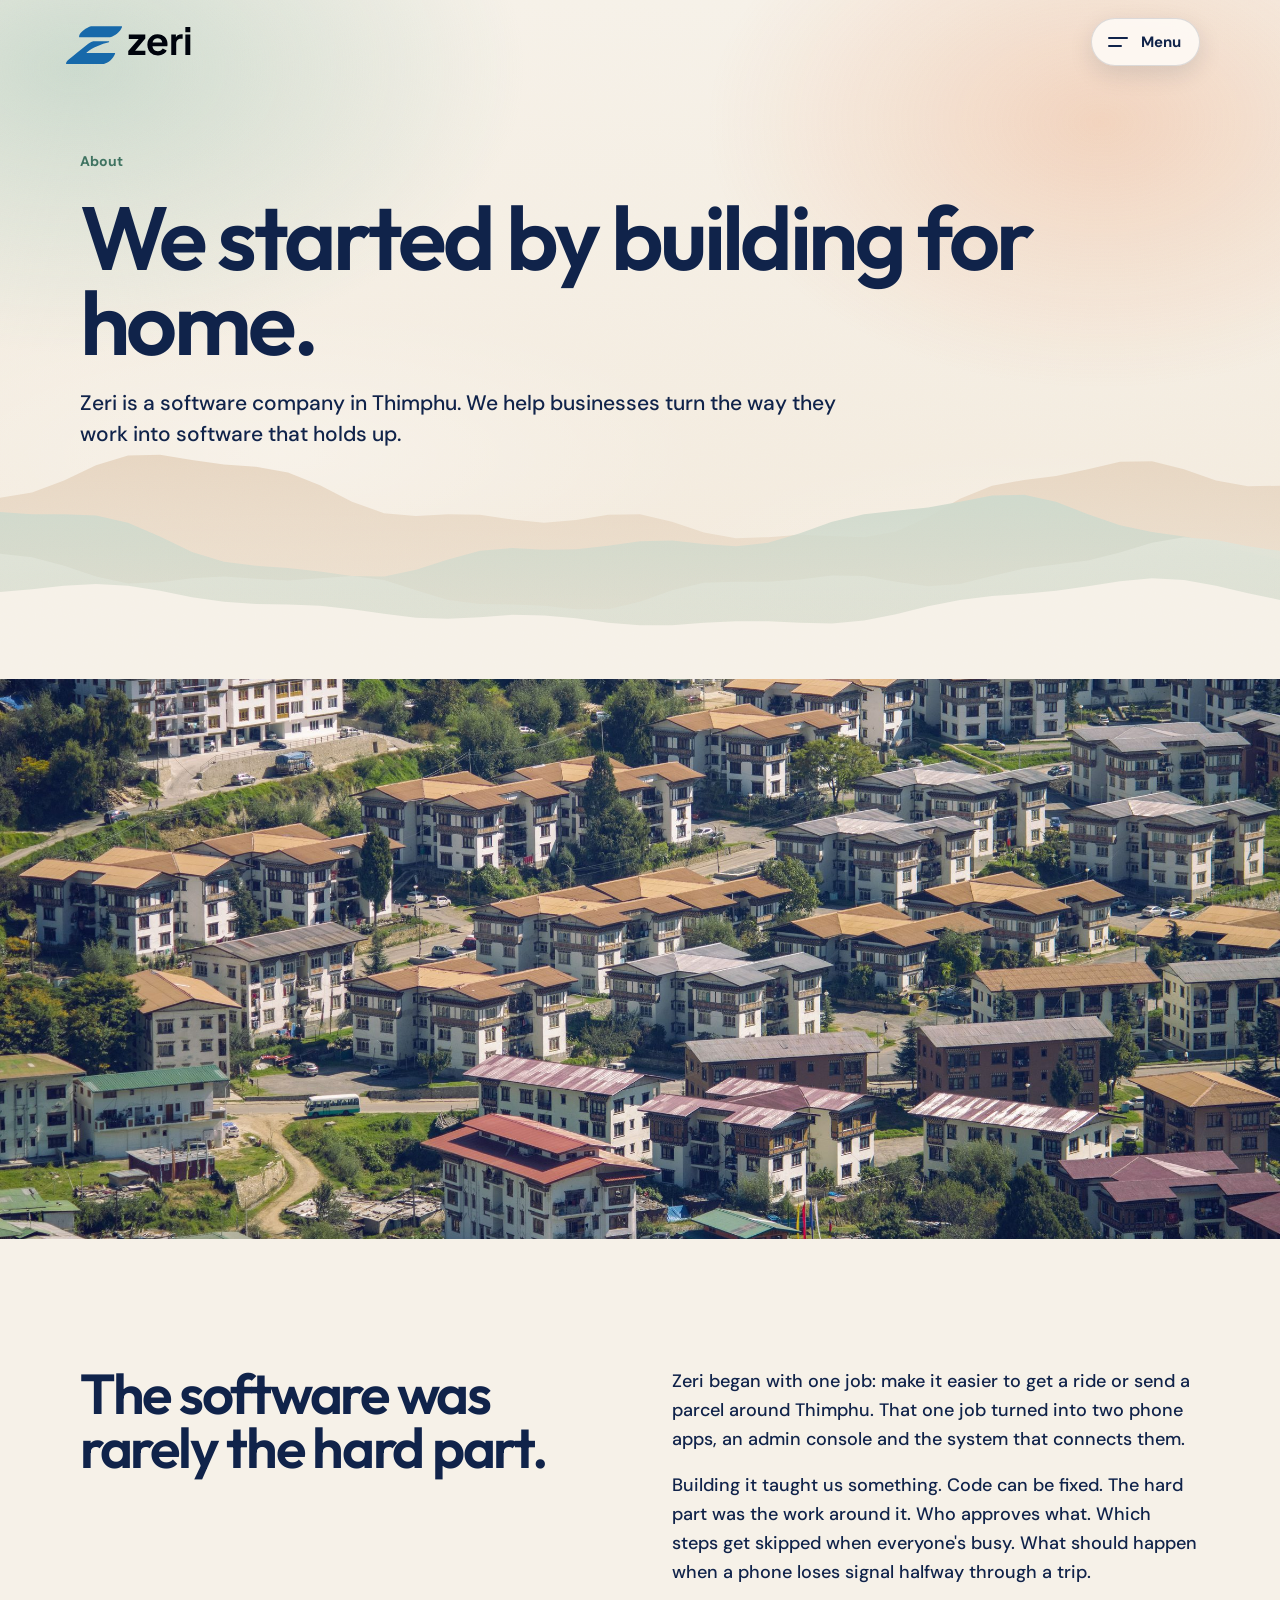
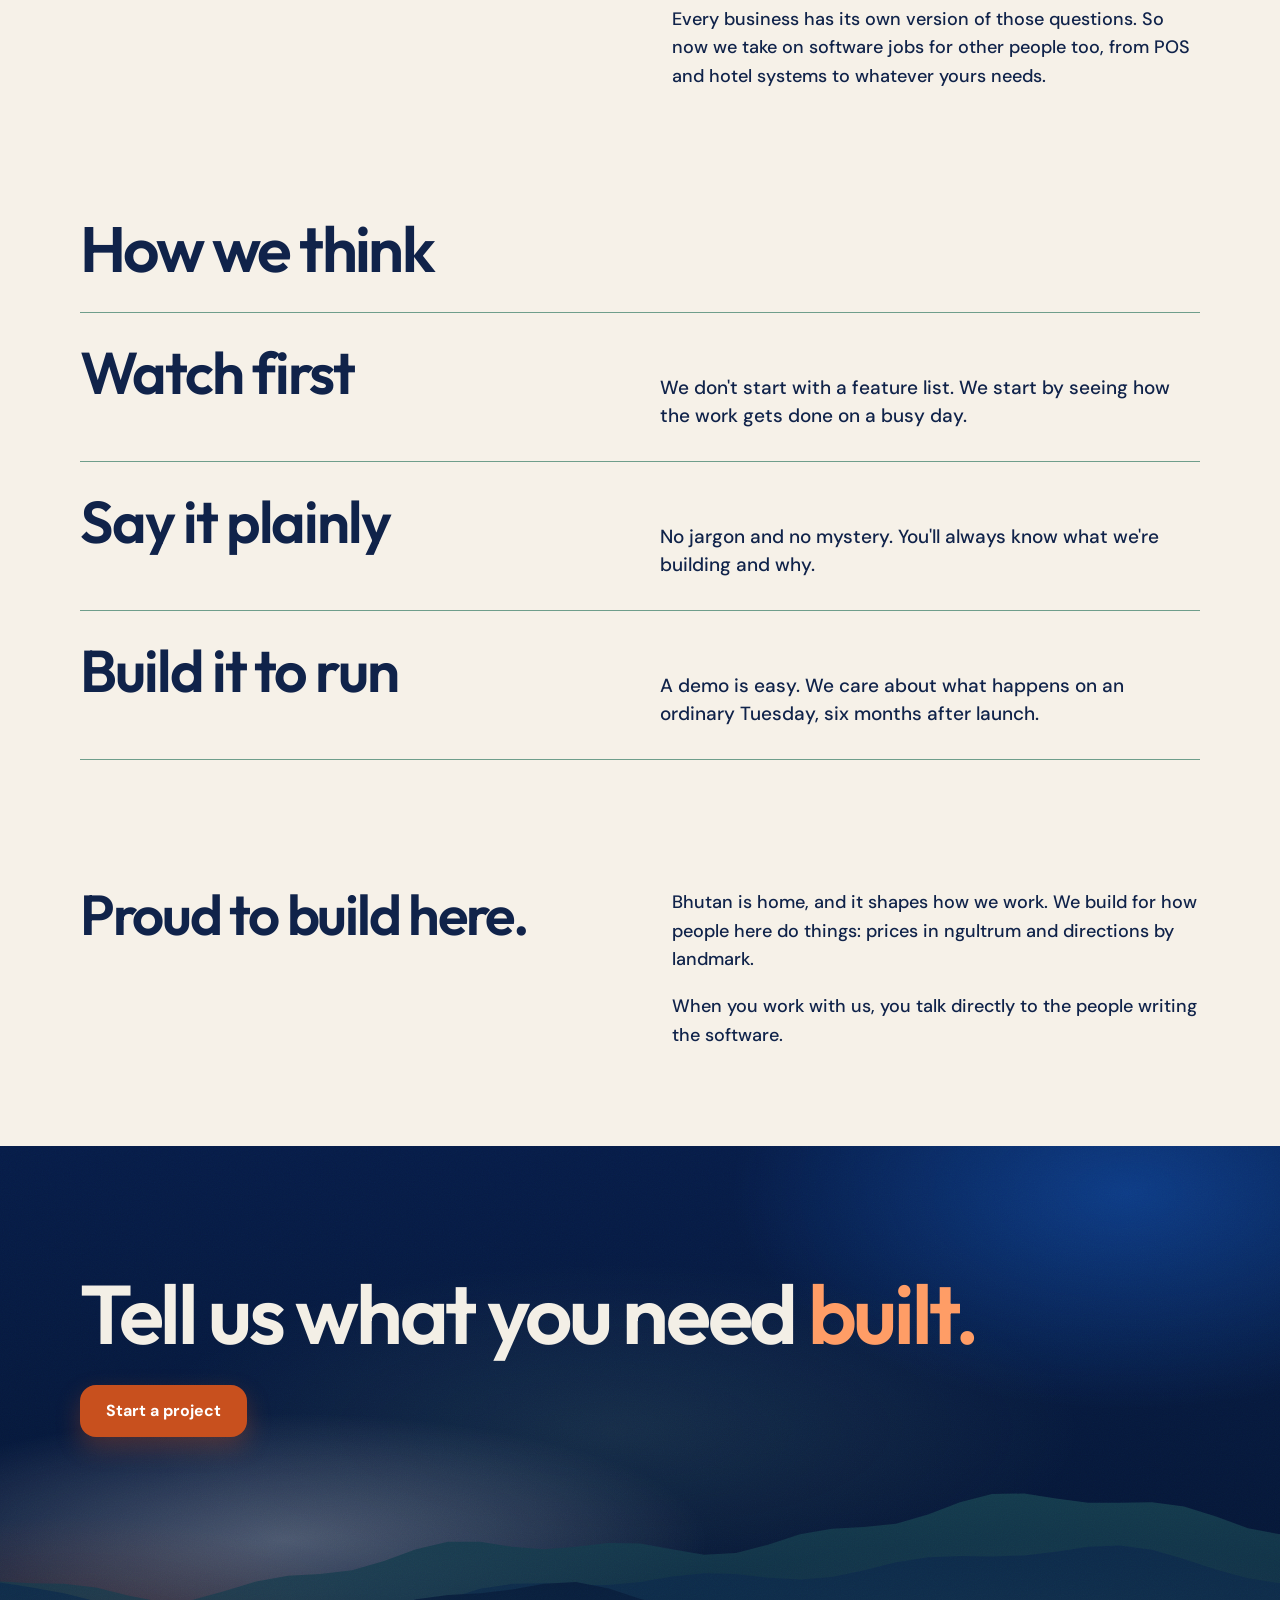
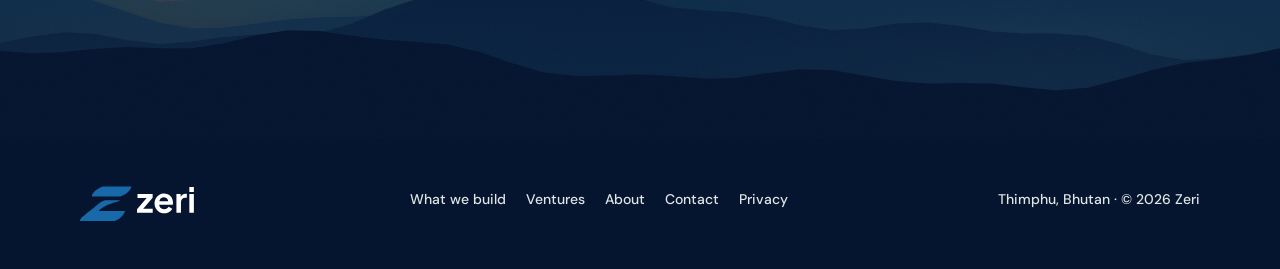
<file: about.html>
<!doctype html>
<html lang="en">
<head>
<meta charset="utf-8">
<meta name="viewport" content="width=device-width, initial-scale=1">
<title>About | Zeri</title>
<meta name="description" content="Zeri is a software company in Thimphu. We started with a ride platform and now build software to order for other businesses.">
<meta property="og:title" content="About | Zeri">
<meta property="og:description" content="Zeri is a software company in Thimphu. We started with a ride platform and now build software to order for other businesses.">
<meta name="theme-color" content="#f6f1e8">
<link rel="icon" type="image/png" href="assets/favicon.png">
<link rel="stylesheet" href="https://fonts.googleapis.com/css2?family=DM+Sans:wght@400;500;600;700;800&family=Outfit:wght@500;600;700&family=Space+Mono:wght@400;700&display=swap">
<link rel="stylesheet" href="assets/site.css">
<script>document.documentElement.classList.add('js')</script>
<script src="assets/site.js" defer></script>
<script src="assets/mess.js" defer></script>
<script src="assets/menu.js" defer></script>
</head>
<body>
<div class="z">
<button class="menu-btn" type="button" aria-expanded="false" aria-controls="site-menu" aria-label="Open menu"><span class="mb-lines" aria-hidden="true"><i></i><i></i></span><span class="mb-text" aria-hidden="true"><b>Menu</b><b>Close</b></span></button><div class="site-menu" id="site-menu"><div class="sm-panel a"><svg class="l-edge" viewBox="0 0 1600 120" preserveAspectRatio="none" aria-hidden="true"><path fill="#a9c7b8" d="M0 0L1640 0L1640 39L1600 39L1560 40L1520 45L1480 56L1440 70L1400 82L1360 87L1320 85L1280 82L1240 79L1200 79L1160 79L1120 78L1080 75L1040 75L1000 79L960 87L920 93L880 93L840 86L800 75L760 66L720 59L680 53L640 47L600 40L560 36L520 37L480 43L440 49L400 52L360 47L320 40L280 33L240 30L200 30L160 31L120 31L80 32L40 39L0 50Z"/></svg></div><div class="sm-panel b"><svg class="l-edge" viewBox="0 0 1600 120" preserveAspectRatio="none" aria-hidden="true"><path fill="#c8501e" d="M0 0L1640 0L1640 88L1600 87L1560 84L1520 85L1480 86L1440 82L1400 74L1360 68L1320 69L1280 74L1240 76L1200 72L1160 67L1120 65L1080 64L1040 58L1000 45L960 32L920 26L880 26L840 26L800 25L760 27L720 37L680 51L640 63L600 67L560 69L520 73L480 79L440 80L400 75L360 70L320 71L280 77L240 82L200 81L160 80L120 82L80 86L40 83L0 72Z"/></svg></div><div class="sm-panel c"><svg class="l-edge" viewBox="0 0 1600 120" preserveAspectRatio="none" aria-hidden="true"><path fill="#06152f" d="M0 0L1640 0L1640 58L1600 69L1560 77L1520 81L1480 79L1440 75L1400 71L1360 70L1320 72L1280 74L1240 76L1200 76L1160 78L1120 82L1080 88L1040 96L1000 100L960 99L920 92L880 83L840 73L800 67L760 64L720 61L680 59L640 55L600 53L560 53L520 56L480 60L440 62L400 59L360 52L320 42L280 32L240 27L200 25L160 26L120 27L80 28L40 29L0 33Z"/></svg><div class="sm-glow"></div><nav class="sm-body" aria-label="Main"><div class="sm-links"><a href="index.html" style="--i:0"><span>Home<small>Back to the start</small></span></a><a href="what-we-build.html" style="--i:1"><span>What we build<small>Everything you can ask us for</small></span></a><a href="ventures.html" style="--i:2"><span>Ventures<small>Our own products</small></span></a><a href="about.html" style="--i:3" aria-current=page><span>About<small>Who we are</small></span></a><a href="contact.html" style="--i:4"><span>Contact<small>Send us a job</small></span></a></div><div class="sm-side"><p class="sm-lead">Got a software job?</p><p>Tell us what you need built. A few lines is enough to start.</p><a class="btn" href="contact.html">Start a project</a><p>Thimphu, Bhutan</p></div></nav></div></div>
<section class="atmos page-hero"><div class="sky mist"></div><svg class="ridges" viewBox="0 0 1600 420" preserveAspectRatio="none" aria-hidden="true"><defs><linearGradient id="g34" x1="0" y1="0" x2="0" y2="1"><stop offset="0" stop-color="#e7d6c2"/><stop offset="1" stop-color="#e7d6c2" stop-opacity="0.25"/></linearGradient><linearGradient id="g35" x1="0" y1="0" x2="0" y2="1"><stop offset="0" stop-color="#cfd9cc"/><stop offset="1" stop-color="#cfd9cc" stop-opacity="0.25"/></linearGradient><linearGradient id="g36" x1="0" y1="0" x2="0" y2="1"><stop offset="0" stop-color="#dfe3d7"/><stop offset="1" stop-color="#dfe3d7" stop-opacity="0.25"/></linearGradient><linearGradient id="g37" x1="0" y1="0" x2="0" y2="1"><stop offset="0" stop-color="#f6f1e8"/><stop offset="1" stop-color="#f6f1e8" stop-opacity="1"/></linearGradient></defs><path fill="url(#g34)" d="M0 420L0 101L40 92L80 71L120 44L160 27L200 26L240 35L280 43L320 47L360 57L400 79L440 108L480 128L520 133L560 130L600 131L640 139L680 145L720 140L760 131L800 130L840 143L880 162L920 172L960 170L1000 166L1040 168L1080 170L1120 160L1160 135L1200 103L1240 80L1280 70L1320 63L1360 51L1400 38L1440 37L1480 51L1520 71L1560 81L1600 80L1640 78L1640 420Z"/><path fill="url(#g35)" d="M0 420L0 126L40 130L80 130L120 132L160 145L200 169L240 196L280 213L320 220L360 224L400 230L440 238L480 239L520 227L560 209L600 194L640 189L680 192L720 191L760 185L800 177L840 176L880 182L920 186L960 180L1000 163L1040 143L1080 130L1120 124L1160 118L1200 108L1240 97L1280 96L1320 108L1360 130L1400 149L1440 161L1480 169L1520 180L1560 196L1600 209L1640 211L1640 420Z"/><path fill="url(#g36)" d="M0 420L0 199L40 205L80 220L120 239L160 251L200 249L240 242L280 239L320 243L360 246L400 242L440 238L480 245L520 263L560 280L600 287L640 288L680 290L720 296L760 296L800 283L840 263L880 250L920 248L960 248L1000 244L1040 237L1080 238L1120 248L1160 256L1200 252L1240 238L1280 225L1320 218L1360 211L1400 197L1440 180L1480 170L1520 175L1560 186L1600 194L1640 195L1640 420Z"/><path fill="url(#g37)" d="M0 420L0 266L40 261L80 255L120 252L160 255L200 264L240 275L280 283L320 287L360 288L400 290L440 296L480 304L520 311L560 313L600 310L640 306L680 307L720 312L760 320L800 324L840 324L880 320L920 317L960 317L1000 320L1040 321L1080 316L1120 305L1160 291L1200 280L1240 273L1280 269L1320 264L1360 256L1400 247L1440 242L1480 245L1520 255L1560 268L1600 280L1640 288L1640 420Z"/></svg><div class="grain"></div><div class="wrap" style="width: 100%"><header class="top"><a class="logo" href="index.html" aria-label="Zeri home"><img src="assets/zeri-logo.svg" alt="Zeri"></a></header></div><div class="wrap hero-body"><p class="eyebrow">About</p><h1 class="ed" style="font-size: clamp(48px, 7vw, 104px); max-width: 12em">We started by building for home.</h1><p class="lead">Zeri is a software company in Thimphu. We help businesses turn the way they work into software that holds up.</p></div></section><section class="band reveal" aria-label="Rooftops of Thimphu from above"><div class="img ph" style="background-image:url(assets/img/about-aerial.jpg)"></div></section><section class="sec"><div class="wrap split" style="align-items: start"><h2 class="ed" style="font-size: clamp(36px, 4.4vw, 60px)">The software was rarely the hard part.</h2><div class="prose"><p>Zeri began with one job: make it easier to get a ride or send a parcel around Thimphu. That one job turned into two phone apps, an admin console and the system that connects them.</p><p>Building it taught us something. Code can be fixed. The hard part was the work around it. Who approves what. Which steps get skipped when everyone's busy. What should happen when a phone loses signal halfway through a trip.</p><p>Every business has its own version of those questions. So now we take on software jobs for other people too, from POS and hotel systems to whatever yours needs.</p></div></div></section><section style="padding-bottom: 128px"><div class="wrap" style="display: flex; flex-direction: column; gap: 32px"><h2 class="ed" style="font-size: clamp(40px, 5vw, 72px)">How we think</h2><div class="big-lines"><div class="big-line"><h3>Watch first</h3><p>We don't start with a feature list. We start by seeing how the work gets done on a busy day.</p></div><div class="big-line"><h3>Say it plainly</h3><p>No jargon and no mystery. You'll always know what we're building and why.</p></div><div class="big-line"><h3>Build it to run</h3><p>A demo is easy. We care about what happens on an ordinary Tuesday, six months after launch.</p></div></div></div></section><section style="padding-bottom: 96px"><div class="wrap split" style="align-items: start"><h2 class="ed" style="font-size: clamp(36px, 4.4vw, 60px)">Proud to build here.</h2><div class="prose"><p>Bhutan is home, and it shapes how we work. We build for how people here do things: prices in ngultrum and directions by landmark.</p><p>When you work with us, you talk directly to the people writing the software.</p></div></div></section><section class="atmos closer night"><div class="sky night"></div><svg class="ridges" viewBox="0 0 1600 420" preserveAspectRatio="none" aria-hidden="true"><defs><linearGradient id="g38" x1="0" y1="0" x2="0" y2="1"><stop offset="0" stop-color="#143a4c"/><stop offset="1" stop-color="#143a4c" stop-opacity="0.25"/></linearGradient><linearGradient id="g39" x1="0" y1="0" x2="0" y2="1"><stop offset="0" stop-color="#0d2a4a"/><stop offset="1" stop-color="#0d2a4a" stop-opacity="0.25"/></linearGradient><linearGradient id="g40" x1="0" y1="0" x2="0" y2="1"><stop offset="0" stop-color="#091e3c"/><stop offset="1" stop-color="#091e3c" stop-opacity="0.25"/></linearGradient><linearGradient id="g41" x1="0" y1="0" x2="0" y2="1"><stop offset="0" stop-color="#06152f"/><stop offset="1" stop-color="#06152f" stop-opacity="1"/></linearGradient></defs><path fill="url(#g38)" d="M0 420L0 167L40 170L80 171L120 177L160 190L200 200L240 197L280 183L320 167L360 158L400 155L440 149L480 134L520 115L560 103L600 103L640 111L680 115L720 111L760 105L800 106L840 115L880 124L920 121L960 108L1000 91L1040 82L1080 79L1120 74L1160 59L1200 39L1240 26L1280 25L1320 33L1360 40L1400 40L1440 39L1480 46L1520 62L1560 81L1600 91L1640 90L1640 420Z"/><path fill="url(#g39)" d="M0 420L0 169L40 177L80 186L120 199L160 217L200 234L240 243L280 242L320 235L360 228L400 225L440 224L480 221L520 211L560 195L600 179L640 171L680 170L720 173L760 173L800 168L840 159L880 154L920 155L960 161L1000 164L1040 160L1080 149L1120 136L1160 128L1200 126L1240 127L1280 125L1320 119L1360 111L1400 109L1440 116L1480 131L1520 148L1560 162L1600 170L1640 178L1640 420Z"/><path fill="url(#g40)" d="M0 420L0 266L40 256L80 249L120 252L160 262L200 268L240 264L280 257L320 253L360 253L400 250L440 235L480 213L520 196L560 189L600 186L640 180L680 171L720 168L760 178L800 195L840 209L880 214L920 217L960 225L1000 238L1040 246L1080 243L1120 235L1160 233L1200 239L1240 248L1280 251L1320 251L1360 255L1400 268L1440 285L1480 294L1520 291L1560 285L1600 283L1640 282L1640 420Z"/><path fill="url(#g41)" d="M0 420L0 279L40 283L80 281L120 276L160 273L200 275L240 275L280 267L320 254L360 246L400 247L440 255L480 261L520 265L560 269L600 281L640 299L680 314L720 320L760 319L800 317L840 320L880 324L920 323L960 315L1000 309L1040 310L1080 319L1120 328L1160 332L1200 331L1240 332L1280 338L1320 343L1360 339L1400 325L1440 310L1480 299L1520 293L1560 286L1600 275L1640 264L1640 420Z"/></svg><div class="grain"></div><div class="wrap"><h2 class="ed" style="font-size: clamp(44px, 6.5vw, 96px)">Tell us what you need <span class="em">built.</span></h2><a class="btn" href="contact.html" style="margin-top: 32px">Start a project</a></div></section>
<footer class="site-foot"><div class="wrap"><a href="index.html" aria-label="Zeri home"><img src="assets/zeri-logo-light.svg" alt="Zeri"></a><nav aria-label="Footer"><a href="what-we-build.html">What we build</a><a href="ventures.html">Ventures</a><a href="about.html">About</a><a href="contact.html">Contact</a><a href="privacy.html">Privacy</a></nav><span>Thimphu, Bhutan &middot; &copy; 2026 Zeri</span></div></footer>
</div>
</body>
</html>
</file>
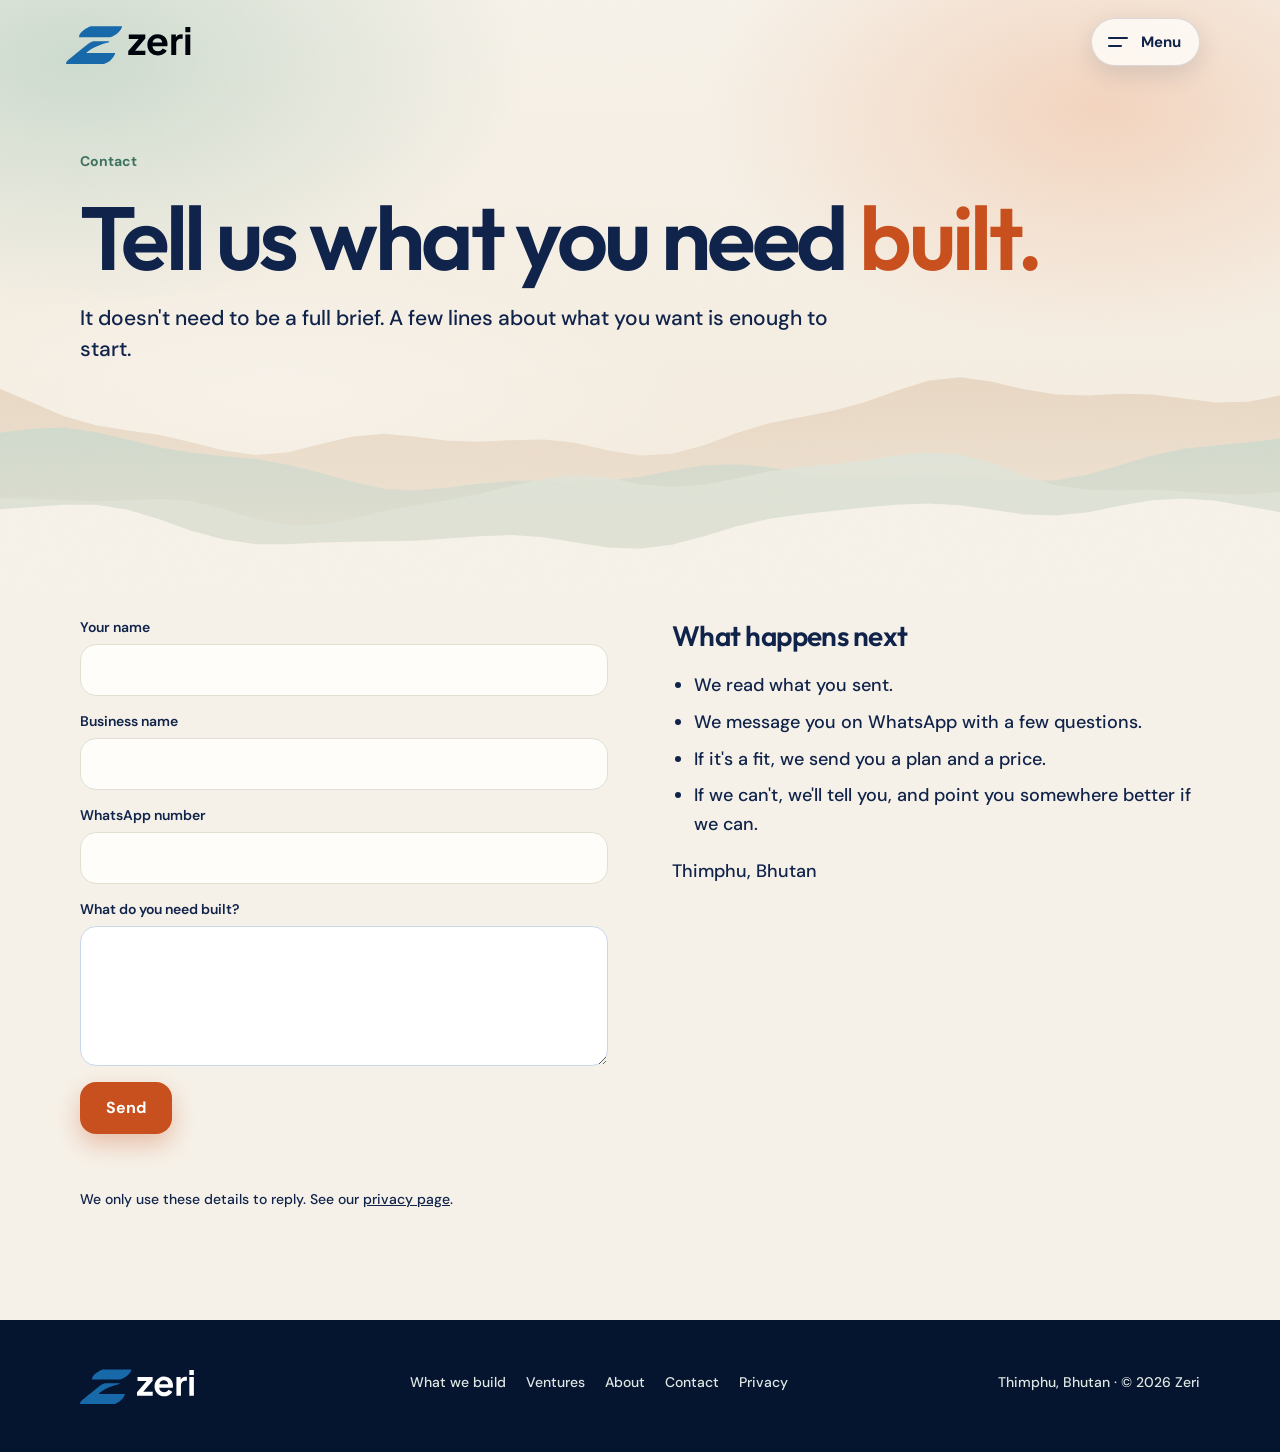
<file: contact.html>
<!doctype html>
<html lang="en">
<head>
<meta charset="utf-8">
<meta name="viewport" content="width=device-width, initial-scale=1">
<title>Contact | Zeri</title>
<meta name="description" content="Tell Zeri what you need built. We'll read it and get back to you on WhatsApp.">
<meta property="og:title" content="Contact | Zeri">
<meta property="og:description" content="Tell Zeri what you need built. We'll read it and get back to you on WhatsApp.">
<meta name="theme-color" content="#f6f1e8">
<link rel="icon" type="image/png" href="assets/favicon.png">
<link rel="stylesheet" href="https://fonts.googleapis.com/css2?family=DM+Sans:wght@400;500;600;700;800&family=Outfit:wght@500;600;700&family=Space+Mono:wght@400;700&display=swap">
<link rel="stylesheet" href="assets/site.css">
<script>document.documentElement.classList.add('js')</script>
<script src="assets/site.js" defer></script>
<script src="assets/mess.js" defer></script>
<script src="assets/menu.js" defer></script>
</head>
<body>
<div class="z">
<button class="menu-btn" type="button" aria-expanded="false" aria-controls="site-menu" aria-label="Open menu"><span class="mb-lines" aria-hidden="true"><i></i><i></i></span><span class="mb-text" aria-hidden="true"><b>Menu</b><b>Close</b></span></button><div class="site-menu" id="site-menu"><div class="sm-panel a"><svg class="l-edge" viewBox="0 0 1600 120" preserveAspectRatio="none" aria-hidden="true"><path fill="#a9c7b8" d="M0 0L1640 0L1640 39L1600 39L1560 40L1520 45L1480 56L1440 70L1400 82L1360 87L1320 85L1280 82L1240 79L1200 79L1160 79L1120 78L1080 75L1040 75L1000 79L960 87L920 93L880 93L840 86L800 75L760 66L720 59L680 53L640 47L600 40L560 36L520 37L480 43L440 49L400 52L360 47L320 40L280 33L240 30L200 30L160 31L120 31L80 32L40 39L0 50Z"/></svg></div><div class="sm-panel b"><svg class="l-edge" viewBox="0 0 1600 120" preserveAspectRatio="none" aria-hidden="true"><path fill="#c8501e" d="M0 0L1640 0L1640 88L1600 87L1560 84L1520 85L1480 86L1440 82L1400 74L1360 68L1320 69L1280 74L1240 76L1200 72L1160 67L1120 65L1080 64L1040 58L1000 45L960 32L920 26L880 26L840 26L800 25L760 27L720 37L680 51L640 63L600 67L560 69L520 73L480 79L440 80L400 75L360 70L320 71L280 77L240 82L200 81L160 80L120 82L80 86L40 83L0 72Z"/></svg></div><div class="sm-panel c"><svg class="l-edge" viewBox="0 0 1600 120" preserveAspectRatio="none" aria-hidden="true"><path fill="#06152f" d="M0 0L1640 0L1640 58L1600 69L1560 77L1520 81L1480 79L1440 75L1400 71L1360 70L1320 72L1280 74L1240 76L1200 76L1160 78L1120 82L1080 88L1040 96L1000 100L960 99L920 92L880 83L840 73L800 67L760 64L720 61L680 59L640 55L600 53L560 53L520 56L480 60L440 62L400 59L360 52L320 42L280 32L240 27L200 25L160 26L120 27L80 28L40 29L0 33Z"/></svg><div class="sm-glow"></div><nav class="sm-body" aria-label="Main"><div class="sm-links"><a href="index.html" style="--i:0"><span>Home<small>Back to the start</small></span></a><a href="what-we-build.html" style="--i:1"><span>What we build<small>Everything you can ask us for</small></span></a><a href="ventures.html" style="--i:2"><span>Ventures<small>Our own products</small></span></a><a href="about.html" style="--i:3"><span>About<small>Who we are</small></span></a><a href="contact.html" style="--i:4" aria-current=page><span>Contact<small>Send us a job</small></span></a></div><div class="sm-side"><p class="sm-lead">Got a software job?</p><p>Tell us what you need built. A few lines is enough to start.</p><a class="btn" href="contact.html">Start a project</a><p>Thimphu, Bhutan</p></div></nav></div></div>
<section class="atmos page-hero"><div class="sky mist"></div><svg class="ridges" viewBox="0 0 1600 420" preserveAspectRatio="none" aria-hidden="true"><defs><linearGradient id="g42" x1="0" y1="0" x2="0" y2="1"><stop offset="0" stop-color="#e7d6c2"/><stop offset="1" stop-color="#e7d6c2" stop-opacity="0.25"/></linearGradient><linearGradient id="g43" x1="0" y1="0" x2="0" y2="1"><stop offset="0" stop-color="#cfd9cc"/><stop offset="1" stop-color="#cfd9cc" stop-opacity="0.25"/></linearGradient><linearGradient id="g44" x1="0" y1="0" x2="0" y2="1"><stop offset="0" stop-color="#dfe3d7"/><stop offset="1" stop-color="#dfe3d7" stop-opacity="0.25"/></linearGradient><linearGradient id="g45" x1="0" y1="0" x2="0" y2="1"><stop offset="0" stop-color="#f6f1e8"/><stop offset="1" stop-color="#f6f1e8" stop-opacity="1"/></linearGradient></defs><path fill="url(#g42)" d="M0 420L0 59L40 83L80 107L120 123L160 132L200 140L240 153L280 167L320 175L360 170L400 156L440 143L480 138L520 143L560 150L600 152L640 149L680 148L720 154L760 167L800 176L840 173L880 158L920 137L960 120L1000 109L1040 98L1080 83L1120 63L1160 45L1200 39L1240 47L1280 60L1320 69L1360 71L1400 68L1440 69L1480 76L1520 83L1560 82L1600 71L1640 56L1640 420Z"/><path fill="url(#g43)" d="M0 420L0 136L40 129L80 127L120 135L160 148L200 162L240 171L280 177L320 182L360 192L400 206L440 222L480 234L520 237L560 232L600 225L640 220L680 220L720 221L760 220L800 213L840 202L880 193L920 191L960 196L1000 206L1040 213L1080 215L1120 212L1160 209L1200 211L1240 216L1280 221L1320 219L1360 209L1400 193L1440 176L1480 164L1520 158L1560 153L1600 146L1640 134L1640 420Z"/><path fill="url(#g44)" d="M0 420L0 251L40 251L80 254L120 256L160 254L200 252L240 256L280 270L320 287L360 298L400 297L440 287L480 273L520 263L560 254L600 243L640 229L680 216L720 210L760 215L800 226L840 231L880 227L920 216L960 204L1000 196L1040 191L1080 185L1120 176L1160 170L1200 174L1240 189L1280 211L1320 228L1360 236L1400 237L1440 236L1480 239L1520 243L1560 244L1600 240L1640 238L1640 420Z"/><path fill="url(#g45)" d="M0 420L0 270L40 266L80 262L120 262L160 271L200 288L240 308L280 323L320 331L360 331L400 328L440 327L480 326L520 325L560 321L600 317L640 315L680 319L720 328L760 337L800 339L840 332L880 317L920 300L960 287L1000 279L1040 273L1080 267L1120 262L1160 260L1200 263L1240 271L1280 279L1320 281L1360 275L1400 264L1440 254L1480 251L1520 255L1560 265L1600 275L1640 284L1640 420Z"/></svg><div class="grain"></div><div class="wrap" style="width: 100%"><header class="top"><a class="logo" href="index.html" aria-label="Zeri home"><img src="assets/zeri-logo.svg" alt="Zeri"></a></header></div><div class="wrap hero-body"><p class="eyebrow">Contact</p><h1 class="ed" style="font-size: clamp(48px, 7vw, 104px); max-width: 12em">Tell us what you need <span class="em">built.</span></h1><p class="lead">It doesn't need to be a full brief. A few lines about what you want is enough to start.</p></div></section><section style="padding: 24px 0 112px"><div class="wrap split" style="align-items: start"><form class="js-form form-wide"><input class="hp" type="text" name="_honey" tabindex="-1" autocomplete="off" aria-hidden="true"><label class="field">Your name<input type="text" name="name" autocomplete="name" required></label><label class="field">Business name<input type="text" name="company" autocomplete="organization"></label><label class="field">WhatsApp number<input type="tel" name="phone" autocomplete="tel" required></label><label class="field">What do you need built?<textarea name="msg" rows="5" required></textarea></label><button class="btn" type="submit" style="align-self: flex-start">Send</button><p class="form-status" role="status"></p><p style="margin: 0; font-size: 14px">We only use these details to reply. See our <a href="privacy.html" style="text-decoration: underline">privacy page</a>.</p></form><div class="prose"><h2 style="margin: 0">What happens next</h2><ul><li>We read what you sent.</li><li>We message you on WhatsApp with a few questions.</li><li>If it's a fit, we send you a plan and a price.</li><li>If we can't, we'll tell you, and point you somewhere better if we can.</li></ul><p>Thimphu, Bhutan</p></div></div></section>
<footer class="site-foot"><div class="wrap"><a href="index.html" aria-label="Zeri home"><img src="assets/zeri-logo-light.svg" alt="Zeri"></a><nav aria-label="Footer"><a href="what-we-build.html">What we build</a><a href="ventures.html">Ventures</a><a href="about.html">About</a><a href="contact.html">Contact</a><a href="privacy.html">Privacy</a></nav><span>Thimphu, Bhutan &middot; &copy; 2026 Zeri</span></div></footer>
</div>
</body>
</html>
</file>
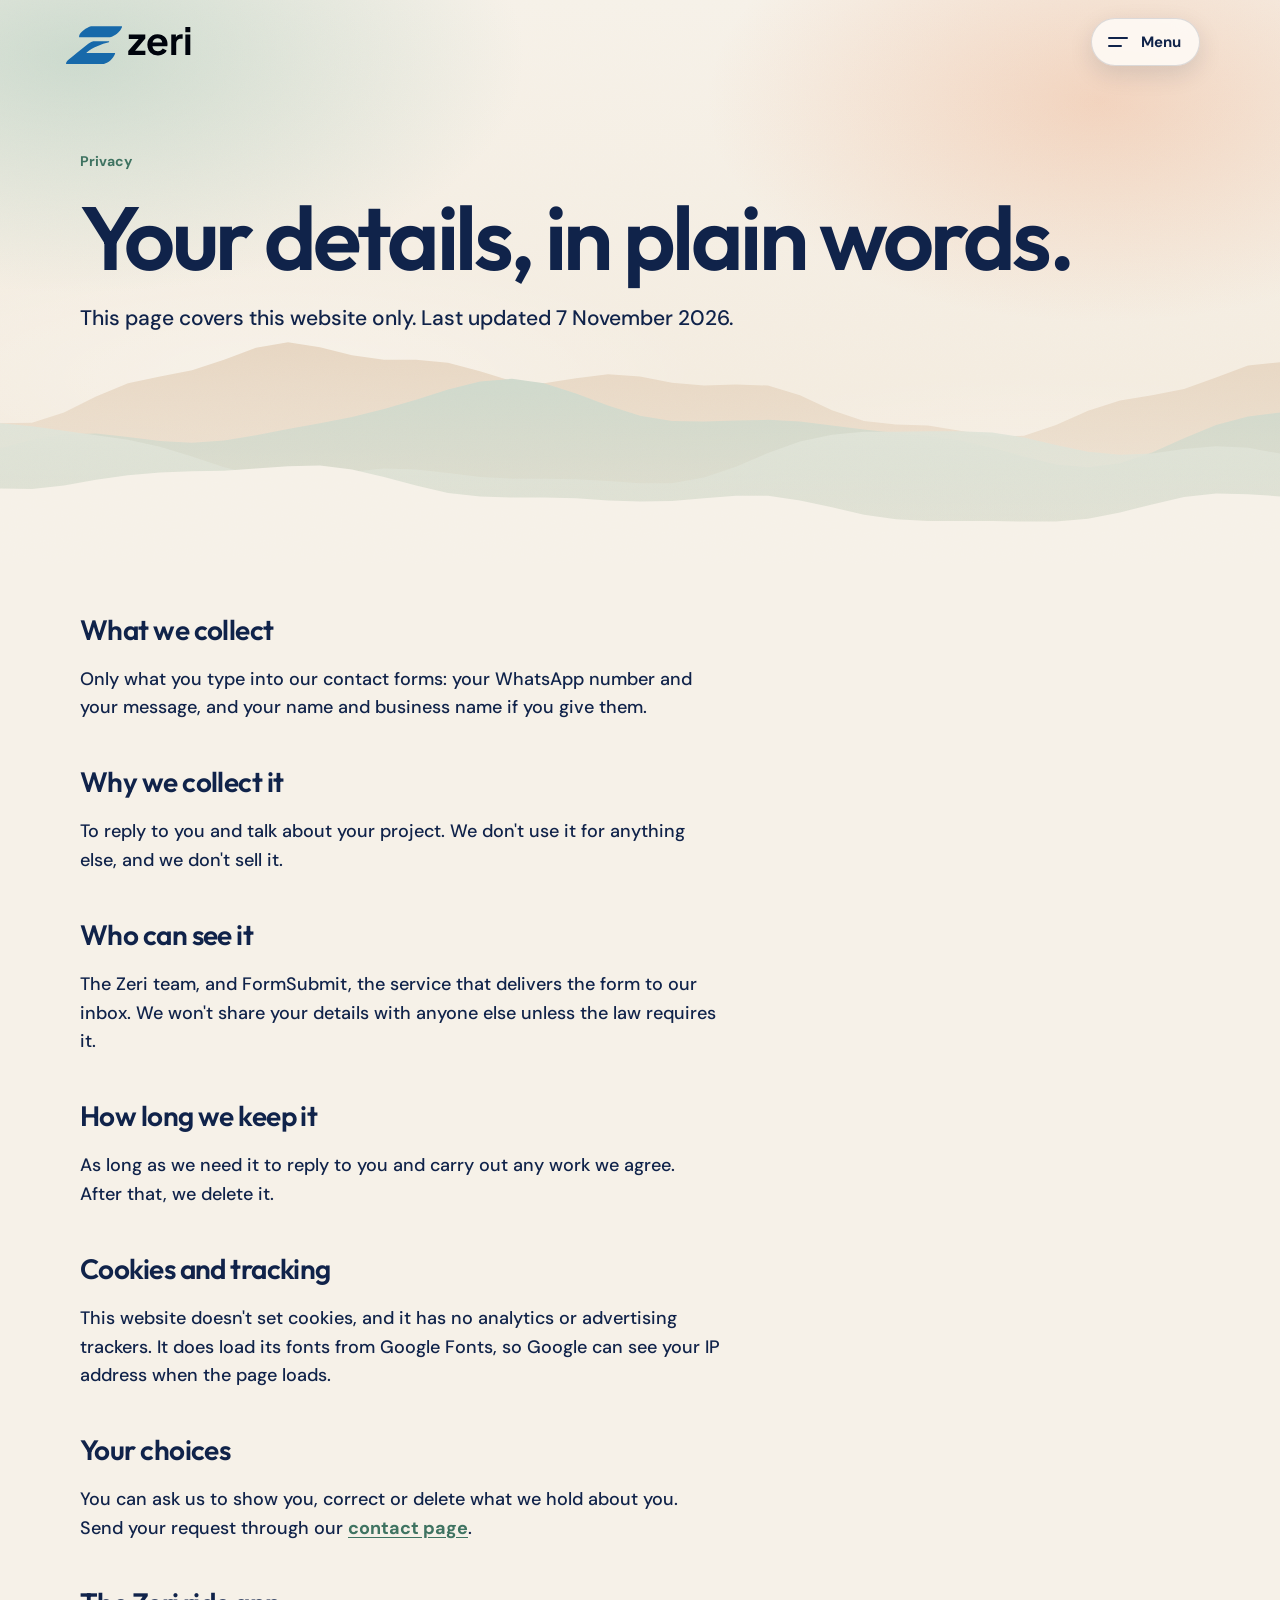
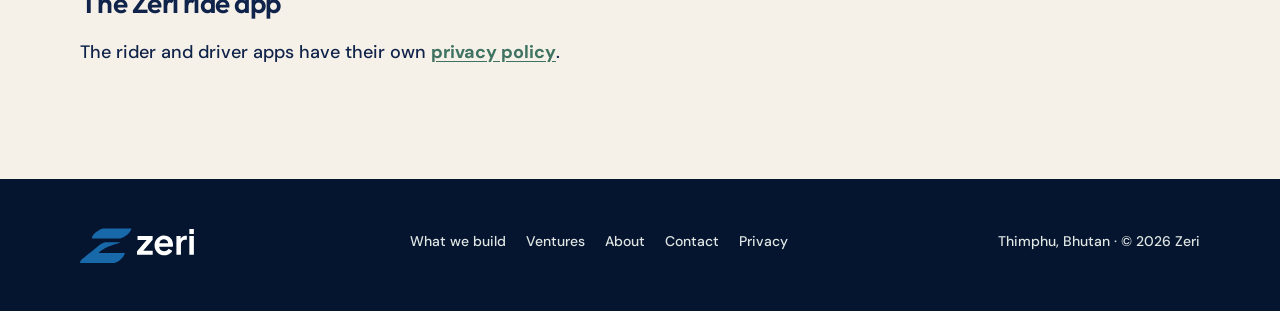
<file: privacy.html>
<!doctype html>
<html lang="en">
<head>
<meta charset="utf-8">
<meta name="viewport" content="width=device-width, initial-scale=1">
<title>Privacy | Zeri</title>
<meta name="description" content="What Zeri collects through this website, why, and what you can ask us to do with it.">
<meta property="og:title" content="Privacy | Zeri">
<meta property="og:description" content="What Zeri collects through this website, why, and what you can ask us to do with it.">
<meta name="theme-color" content="#f6f1e8">
<link rel="icon" type="image/png" href="assets/favicon.png">
<link rel="stylesheet" href="https://fonts.googleapis.com/css2?family=DM+Sans:wght@400;500;600;700;800&family=Outfit:wght@500;600;700&family=Space+Mono:wght@400;700&display=swap">
<link rel="stylesheet" href="assets/site.css">
<script>document.documentElement.classList.add('js')</script>
<script src="assets/site.js" defer></script>
<script src="assets/mess.js" defer></script>
<script src="assets/menu.js" defer></script>
</head>
<body>
<div class="z">
<button class="menu-btn" type="button" aria-expanded="false" aria-controls="site-menu" aria-label="Open menu"><span class="mb-lines" aria-hidden="true"><i></i><i></i></span><span class="mb-text" aria-hidden="true"><b>Menu</b><b>Close</b></span></button><div class="site-menu" id="site-menu"><div class="sm-panel a"><svg class="l-edge" viewBox="0 0 1600 120" preserveAspectRatio="none" aria-hidden="true"><path fill="#a9c7b8" d="M0 0L1640 0L1640 39L1600 39L1560 40L1520 45L1480 56L1440 70L1400 82L1360 87L1320 85L1280 82L1240 79L1200 79L1160 79L1120 78L1080 75L1040 75L1000 79L960 87L920 93L880 93L840 86L800 75L760 66L720 59L680 53L640 47L600 40L560 36L520 37L480 43L440 49L400 52L360 47L320 40L280 33L240 30L200 30L160 31L120 31L80 32L40 39L0 50Z"/></svg></div><div class="sm-panel b"><svg class="l-edge" viewBox="0 0 1600 120" preserveAspectRatio="none" aria-hidden="true"><path fill="#c8501e" d="M0 0L1640 0L1640 88L1600 87L1560 84L1520 85L1480 86L1440 82L1400 74L1360 68L1320 69L1280 74L1240 76L1200 72L1160 67L1120 65L1080 64L1040 58L1000 45L960 32L920 26L880 26L840 26L800 25L760 27L720 37L680 51L640 63L600 67L560 69L520 73L480 79L440 80L400 75L360 70L320 71L280 77L240 82L200 81L160 80L120 82L80 86L40 83L0 72Z"/></svg></div><div class="sm-panel c"><svg class="l-edge" viewBox="0 0 1600 120" preserveAspectRatio="none" aria-hidden="true"><path fill="#06152f" d="M0 0L1640 0L1640 58L1600 69L1560 77L1520 81L1480 79L1440 75L1400 71L1360 70L1320 72L1280 74L1240 76L1200 76L1160 78L1120 82L1080 88L1040 96L1000 100L960 99L920 92L880 83L840 73L800 67L760 64L720 61L680 59L640 55L600 53L560 53L520 56L480 60L440 62L400 59L360 52L320 42L280 32L240 27L200 25L160 26L120 27L80 28L40 29L0 33Z"/></svg><div class="sm-glow"></div><nav class="sm-body" aria-label="Main"><div class="sm-links"><a href="index.html" style="--i:0"><span>Home<small>Back to the start</small></span></a><a href="what-we-build.html" style="--i:1"><span>What we build<small>Everything you can ask us for</small></span></a><a href="ventures.html" style="--i:2"><span>Ventures<small>Our own products</small></span></a><a href="about.html" style="--i:3"><span>About<small>Who we are</small></span></a><a href="contact.html" style="--i:4"><span>Contact<small>Send us a job</small></span></a></div><div class="sm-side"><p class="sm-lead">Got a software job?</p><p>Tell us what you need built. A few lines is enough to start.</p><a class="btn" href="contact.html">Start a project</a><p>Thimphu, Bhutan</p></div></nav></div></div>
<section class="atmos page-hero"><div class="sky mist"></div><svg class="ridges" viewBox="0 0 1600 420" preserveAspectRatio="none" aria-hidden="true"><defs><linearGradient id="g46" x1="0" y1="0" x2="0" y2="1"><stop offset="0" stop-color="#e7d6c2"/><stop offset="1" stop-color="#e7d6c2" stop-opacity="0.25"/></linearGradient><linearGradient id="g47" x1="0" y1="0" x2="0" y2="1"><stop offset="0" stop-color="#cfd9cc"/><stop offset="1" stop-color="#cfd9cc" stop-opacity="0.25"/></linearGradient><linearGradient id="g48" x1="0" y1="0" x2="0" y2="1"><stop offset="0" stop-color="#dfe3d7"/><stop offset="1" stop-color="#dfe3d7" stop-opacity="0.25"/></linearGradient><linearGradient id="g49" x1="0" y1="0" x2="0" y2="1"><stop offset="0" stop-color="#f6f1e8"/><stop offset="1" stop-color="#f6f1e8" stop-opacity="1"/></linearGradient></defs><path fill="url(#g46)" d="M0 420L0 172L40 171L80 153L120 125L160 102L200 90L240 79L280 61L320 40L360 30L400 39L440 53L480 61L520 61L560 66L600 81L640 98L680 102L720 93L760 86L800 90L840 101L880 106L920 104L960 106L1000 123L1040 149L1080 168L1120 174L1160 176L1200 185L1240 195L1280 194L1320 175L1360 150L1400 132L1440 123L1480 112L1520 92L1560 71L1600 65L1640 73L1640 420Z"/><path fill="url(#g47)" d="M0 420L0 216L40 201L80 191L120 190L160 196L200 203L240 206L280 202L320 193L360 182L400 172L440 161L480 147L520 131L560 113L600 99L640 94L680 102L720 120L760 141L800 159L840 168L880 169L920 167L960 166L1000 169L1040 176L1080 183L1120 189L1160 194L1200 202L1240 215L1280 230L1320 244L1360 249L1400 242L1440 223L1480 198L1520 175L1560 160L1600 153L1640 151L1640 420Z"/><path fill="url(#g48)" d="M0 420L0 172L40 177L80 185L120 193L160 201L200 213L240 230L280 249L320 263L360 269L400 265L440 257L480 251L520 253L560 259L600 266L640 269L680 269L720 270L760 273L800 277L840 277L880 267L920 248L960 224L1000 204L1040 192L1080 187L1120 187L1160 186L1200 186L1240 188L1280 197L1320 210L1360 222L1400 227L1440 225L1480 217L1520 212L1560 215L1600 225L1640 238L1640 420Z"/><path fill="url(#g49)" d="M0 420L0 286L40 287L80 281L120 271L160 263L200 258L240 256L280 255L320 251L360 247L400 246L440 253L480 266L520 281L560 294L600 300L640 302L680 302L720 303L760 307L800 309L840 308L880 303L920 299L960 299L1000 307L1040 319L1080 332L1120 340L1160 343L1200 343L1240 343L1280 344L1320 344L1360 339L1400 328L1440 314L1480 301L1520 295L1560 296L1600 300L1640 303L1640 420Z"/></svg><div class="grain"></div><div class="wrap" style="width: 100%"><header class="top"><a class="logo" href="index.html" aria-label="Zeri home"><img src="assets/zeri-logo.svg" alt="Zeri"></a></header></div><div class="wrap hero-body"><p class="eyebrow">Privacy</p><h1 class="ed" style="font-size: clamp(48px, 7vw, 104px); max-width: 12em">Your details, in plain words.</h1><p class="lead">This page covers this website only. Last updated 7 November 2026.</p></div></section><section style="padding: 24px 0 112px"><div class="wrap"><div class="prose"><h2>What we collect</h2><p>Only what you type into our contact forms: your WhatsApp number and your message, and your name and business name if you give them.</p><h2>Why we collect it</h2><p>To reply to you and talk about your project. We don't use it for anything else, and we don't sell it.</p><h2>Who can see it</h2><p>The Zeri team, and FormSubmit, the service that delivers the form to our inbox. We won't share your details with anyone else unless the law requires it.</p><h2>How long we keep it</h2><p>As long as we need it to reply to you and carry out any work we agree. After that, we delete it.</p><h2>Cookies and tracking</h2><p>This website doesn't set cookies, and it has no analytics or advertising trackers. It does load its fonts from Google Fonts, so Google can see your IP address when the page loads.</p><h2>Your choices</h2><p>You can ask us to show you, correct or delete what we hold about you. Send your request through our <a href="contact.html">contact page</a>.</p><h2>The Zeri ride app</h2><p>The rider and driver apps have their own <a href="https://zeri.zentra.bt/privacy-policy/">privacy policy</a>.</p></div></div></section>
<footer class="site-foot"><div class="wrap"><a href="index.html" aria-label="Zeri home"><img src="assets/zeri-logo-light.svg" alt="Zeri"></a><nav aria-label="Footer"><a href="what-we-build.html">What we build</a><a href="ventures.html">Ventures</a><a href="about.html">About</a><a href="contact.html">Contact</a><a href="privacy.html">Privacy</a></nav><span>Thimphu, Bhutan &middot; &copy; 2026 Zeri</span></div></footer>
</div>
</body>
</html>
</file>
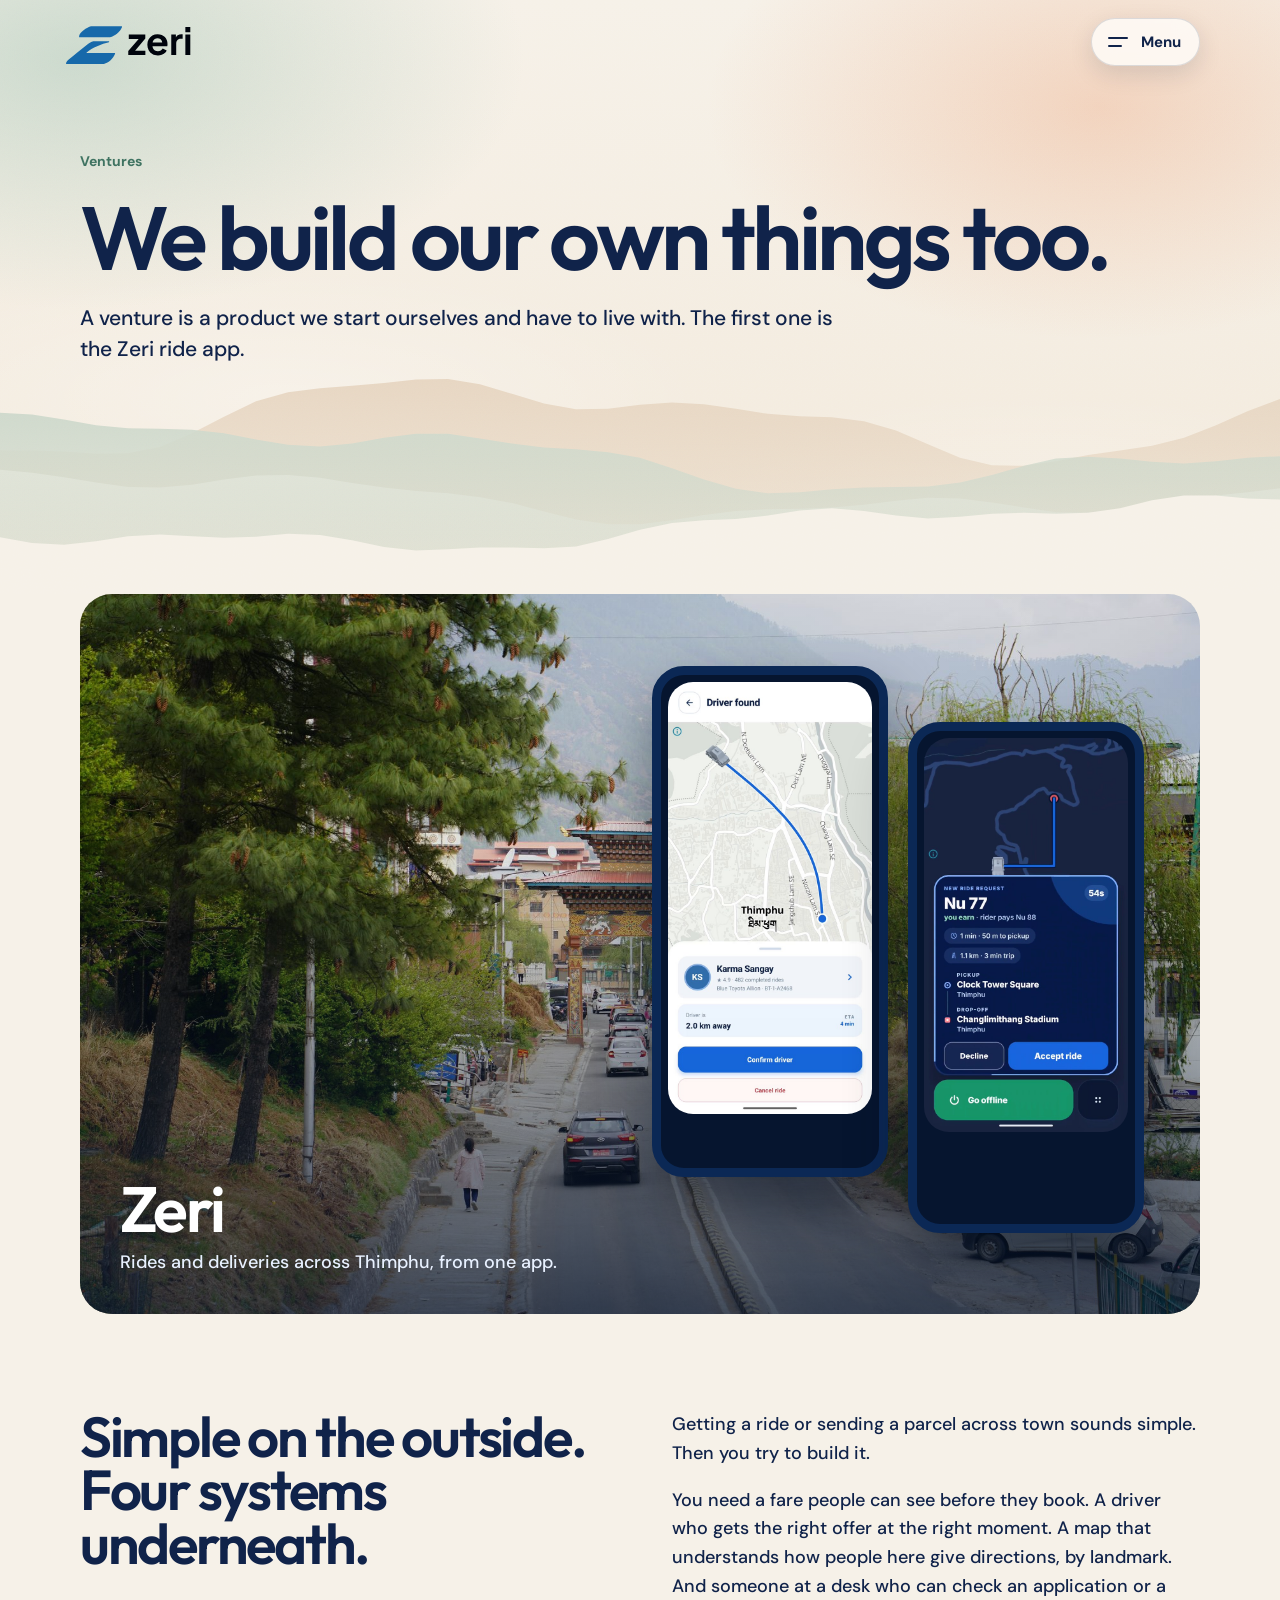
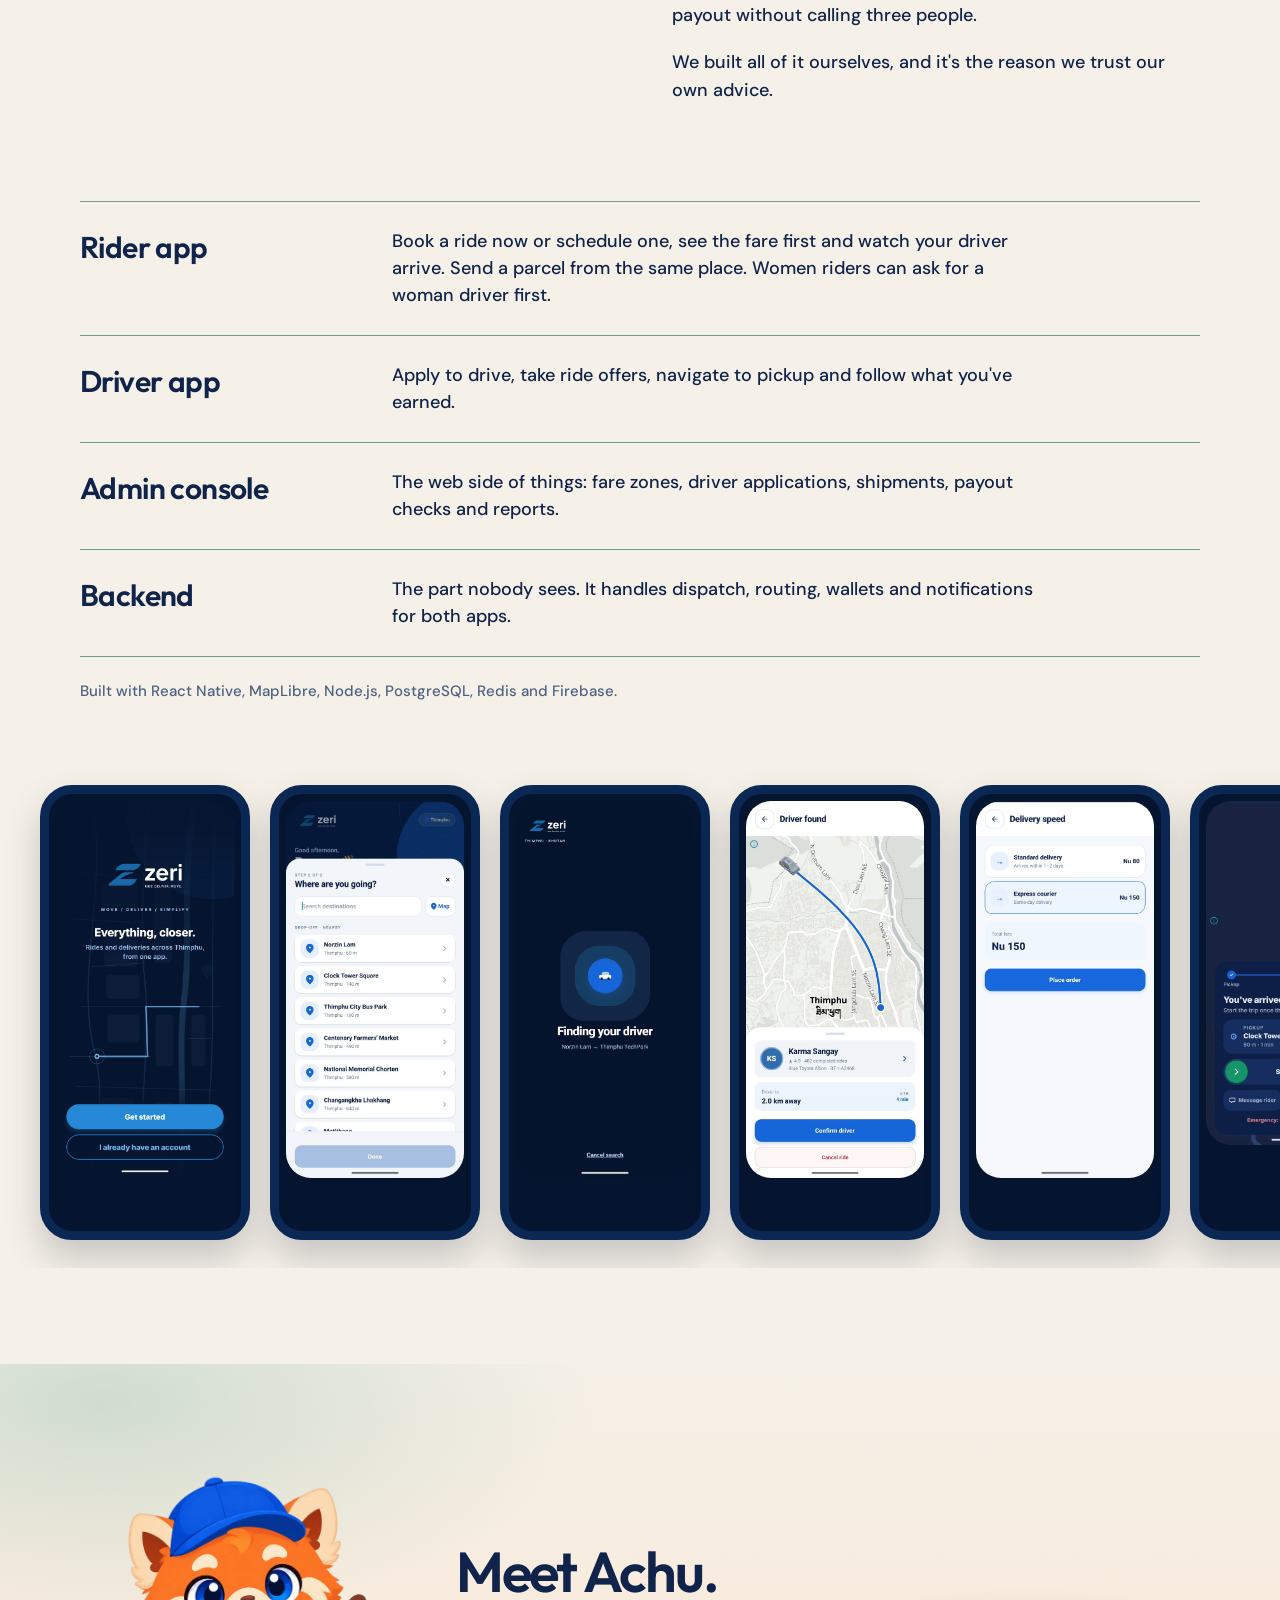
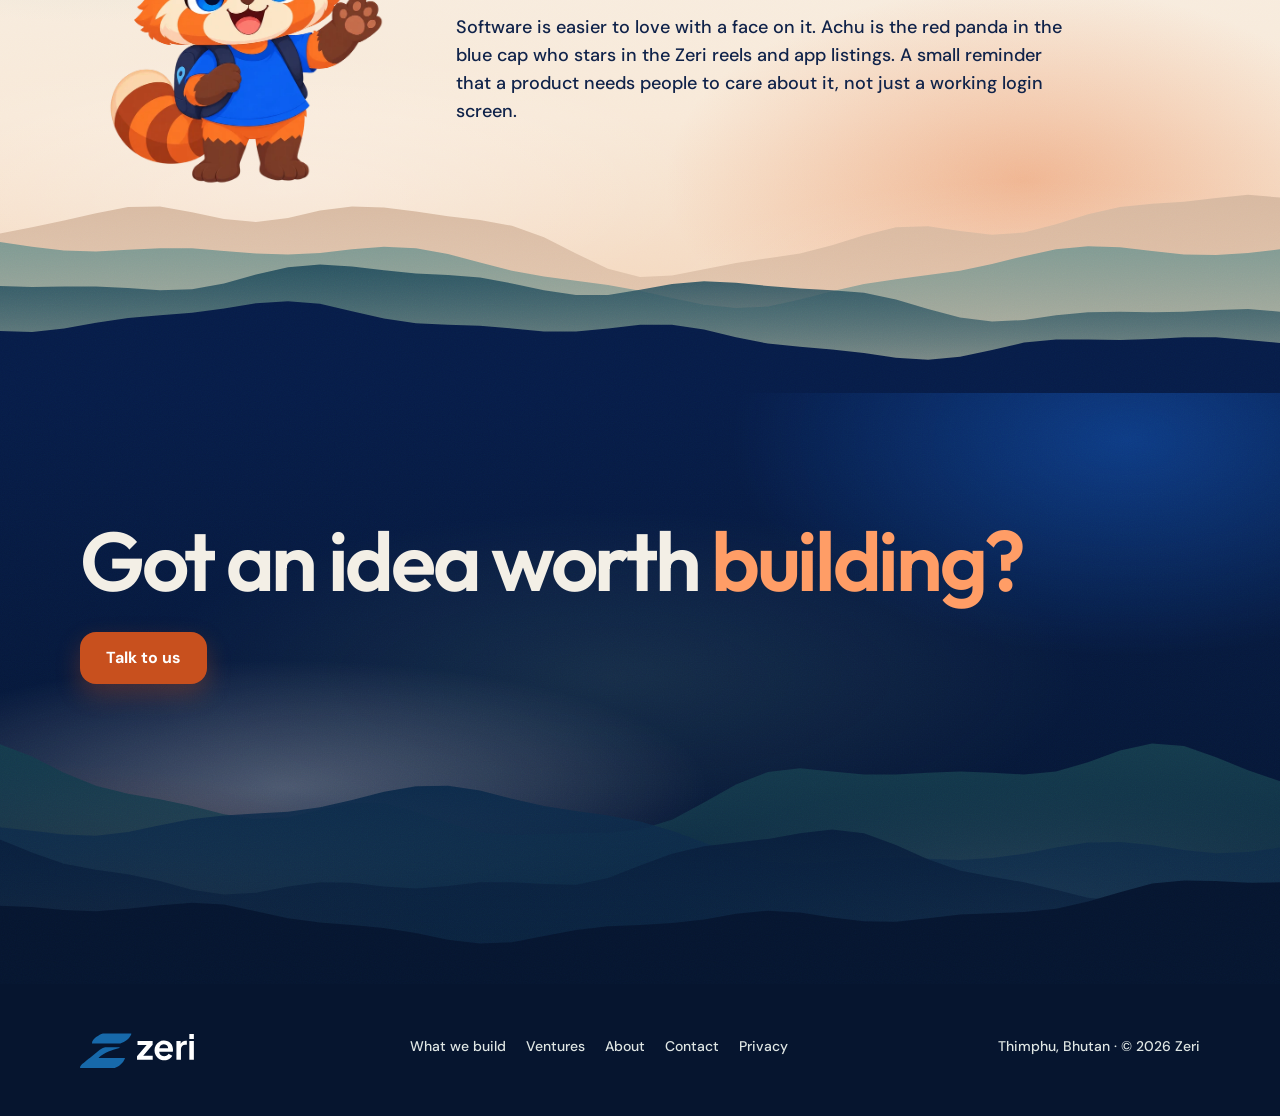
<file: ventures.html>
<!doctype html>
<html lang="en">
<head>
<meta charset="utf-8">
<meta name="viewport" content="width=device-width, initial-scale=1">
<title>Ventures | Zeri</title>
<meta name="description" content="The products Zeri builds for itself, starting with the Zeri ride and delivery app for Thimphu.">
<meta property="og:title" content="Ventures | Zeri">
<meta property="og:description" content="The products Zeri builds for itself, starting with the Zeri ride and delivery app for Thimphu.">
<meta name="theme-color" content="#f6f1e8">
<link rel="icon" type="image/png" href="assets/favicon.png">
<link rel="stylesheet" href="https://fonts.googleapis.com/css2?family=DM+Sans:wght@400;500;600;700;800&family=Outfit:wght@500;600;700&family=Space+Mono:wght@400;700&display=swap">
<link rel="stylesheet" href="assets/site.css">
<script>document.documentElement.classList.add('js')</script>
<script src="assets/site.js" defer></script>
<script src="assets/mess.js" defer></script>
<script src="assets/menu.js" defer></script>
</head>
<body>
<div class="z">
<button class="menu-btn" type="button" aria-expanded="false" aria-controls="site-menu" aria-label="Open menu"><span class="mb-lines" aria-hidden="true"><i></i><i></i></span><span class="mb-text" aria-hidden="true"><b>Menu</b><b>Close</b></span></button><div class="site-menu" id="site-menu"><div class="sm-panel a"><svg class="l-edge" viewBox="0 0 1600 120" preserveAspectRatio="none" aria-hidden="true"><path fill="#a9c7b8" d="M0 0L1640 0L1640 39L1600 39L1560 40L1520 45L1480 56L1440 70L1400 82L1360 87L1320 85L1280 82L1240 79L1200 79L1160 79L1120 78L1080 75L1040 75L1000 79L960 87L920 93L880 93L840 86L800 75L760 66L720 59L680 53L640 47L600 40L560 36L520 37L480 43L440 49L400 52L360 47L320 40L280 33L240 30L200 30L160 31L120 31L80 32L40 39L0 50Z"/></svg></div><div class="sm-panel b"><svg class="l-edge" viewBox="0 0 1600 120" preserveAspectRatio="none" aria-hidden="true"><path fill="#c8501e" d="M0 0L1640 0L1640 88L1600 87L1560 84L1520 85L1480 86L1440 82L1400 74L1360 68L1320 69L1280 74L1240 76L1200 72L1160 67L1120 65L1080 64L1040 58L1000 45L960 32L920 26L880 26L840 26L800 25L760 27L720 37L680 51L640 63L600 67L560 69L520 73L480 79L440 80L400 75L360 70L320 71L280 77L240 82L200 81L160 80L120 82L80 86L40 83L0 72Z"/></svg></div><div class="sm-panel c"><svg class="l-edge" viewBox="0 0 1600 120" preserveAspectRatio="none" aria-hidden="true"><path fill="#06152f" d="M0 0L1640 0L1640 58L1600 69L1560 77L1520 81L1480 79L1440 75L1400 71L1360 70L1320 72L1280 74L1240 76L1200 76L1160 78L1120 82L1080 88L1040 96L1000 100L960 99L920 92L880 83L840 73L800 67L760 64L720 61L680 59L640 55L600 53L560 53L520 56L480 60L440 62L400 59L360 52L320 42L280 32L240 27L200 25L160 26L120 27L80 28L40 29L0 33Z"/></svg><div class="sm-glow"></div><nav class="sm-body" aria-label="Main"><div class="sm-links"><a href="index.html" style="--i:0"><span>Home<small>Back to the start</small></span></a><a href="what-we-build.html" style="--i:1"><span>What we build<small>Everything you can ask us for</small></span></a><a href="ventures.html" style="--i:2" aria-current=page><span>Ventures<small>Our own products</small></span></a><a href="about.html" style="--i:3"><span>About<small>Who we are</small></span></a><a href="contact.html" style="--i:4"><span>Contact<small>Send us a job</small></span></a></div><div class="sm-side"><p class="sm-lead">Got a software job?</p><p>Tell us what you need built. A few lines is enough to start.</p><a class="btn" href="contact.html">Start a project</a><p>Thimphu, Bhutan</p></div></nav></div></div>
<section class="atmos page-hero"><div class="sky mist"></div><svg class="ridges" viewBox="0 0 1600 420" preserveAspectRatio="none" aria-hidden="true"><defs><linearGradient id="g22" x1="0" y1="0" x2="0" y2="1"><stop offset="0" stop-color="#e7d6c2"/><stop offset="1" stop-color="#e7d6c2" stop-opacity="0.25"/></linearGradient><linearGradient id="g23" x1="0" y1="0" x2="0" y2="1"><stop offset="0" stop-color="#cfd9cc"/><stop offset="1" stop-color="#cfd9cc" stop-opacity="0.25"/></linearGradient><linearGradient id="g24" x1="0" y1="0" x2="0" y2="1"><stop offset="0" stop-color="#dfe3d7"/><stop offset="1" stop-color="#dfe3d7" stop-opacity="0.25"/></linearGradient><linearGradient id="g25" x1="0" y1="0" x2="0" y2="1"><stop offset="0" stop-color="#f6f1e8"/><stop offset="1" stop-color="#f6f1e8" stop-opacity="1"/></linearGradient></defs><path fill="url(#g22)" d="M0 420L0 167L40 167L80 169L120 173L160 172L200 161L240 137L280 108L320 81L360 65L400 58L440 54L480 49L520 43L560 42L600 51L640 68L680 85L720 95L760 94L800 87L840 83L880 86L920 94L960 103L1000 107L1040 109L1080 116L1120 132L1160 156L1200 180L1240 193L1280 194L1320 186L1360 175L1400 167L1440 159L1480 145L1520 123L1560 98L1600 77L1640 69L1640 420Z"/><path fill="url(#g23)" d="M0 420L0 101L40 104L80 113L120 123L160 128L200 129L240 131L280 137L320 148L360 157L400 160L440 155L480 145L520 138L560 138L600 146L640 155L680 162L720 165L760 170L800 180L840 198L880 218L920 234L960 242L1000 240L1040 235L1080 232L1120 231L1160 230L1200 223L1240 210L1280 194L1320 181L1360 178L1400 181L1440 187L1480 190L1520 186L1560 180L1600 177L1640 178L1640 420Z"/><path fill="url(#g24)" d="M0 420L0 201L40 206L80 214L120 223L160 231L200 232L240 227L280 218L320 211L360 210L400 215L440 224L480 232L520 238L560 242L600 249L640 259L680 274L720 288L760 296L800 296L840 289L880 280L920 273L960 270L1000 269L1040 267L1080 262L1120 255L1160 250L1200 251L1240 258L1280 267L1320 275L1360 276L1400 270L1440 261L1480 252L1520 246L1560 240L1600 233L1640 221L1640 420Z"/><path fill="url(#g25)" d="M0 420L0 319L40 329L80 332L120 326L160 317L200 314L240 317L280 320L320 318L360 313L400 315L440 324L480 336L520 342L560 340L600 337L640 337L680 338L720 335L760 322L800 306L840 294L880 289L920 287L960 281L1000 272L1040 268L1080 273L1120 281L1160 286L1200 283L1240 278L1280 276L1320 278L1360 276L1400 268L1440 254L1480 246L1520 246L1560 251L1600 253L1640 252L1640 420Z"/></svg><div class="grain"></div><div class="wrap" style="width: 100%"><header class="top"><a class="logo" href="index.html" aria-label="Zeri home"><img src="assets/zeri-logo.svg" alt="Zeri"></a></header></div><div class="wrap hero-body"><p class="eyebrow">Ventures</p><h1 class="ed" style="font-size: clamp(48px, 7vw, 104px); max-width: 12em">We build our own things too.</h1><p class="lead">A venture is a product we start ourselves and have to live with. The first one is the Zeri ride app.</p></div></section><section style="padding-bottom: 96px"><div class="wrap"><div class="img ph scrim feature" style="height: 720px; border-radius: 32px; background-image:url(assets/img/thimphu-road.jpg)"><div class="phones para"><div class="phone"><img src="assets/img/phone-rider.jpg" alt="Zeri rider app with a driver on the way" loading="lazy"></div><div class="phone"><img src="assets/img/phone-driver.jpg" alt="Zeri driver app showing a new ride request" loading="lazy"></div></div><div class="feat-copy" style="position: absolute; left: 40px; bottom: 40px; z-index: 2; color: #fff"><p class="ed" style="font-size: 64px">Zeri</p><p style="margin: 10px 0 0; font-size: 18px; color: #e8f1ff">Rides and deliveries across Thimphu, from one app.</p></div></div></div></section><section style="padding-bottom: 96px"><div class="wrap split" style="align-items: start"><h2 class="ed" style="font-size: clamp(36px, 4.4vw, 60px)">Simple on the outside. Four systems underneath.</h2><div class="prose"><p>Getting a ride or sending a parcel across town sounds simple. Then you try to build it.</p><p>You need a fare people can see before they book. A driver who gets the right offer at the right moment. A map that understands how people here give directions, by landmark. And someone at a desk who can check an application or a payout without calling three people.</p><p>We built all of it ourselves, and it's the reason we trust our own advice.</p></div></div></section><section style="padding-bottom: 72px"><div class="wrap"><div class="ledger"><div><h3>Rider app</h3><p>Book a ride now or schedule one, see the fare first and watch your driver arrive. Send a parcel from the same place. Women riders can ask for a woman driver first.</p></div><div><h3>Driver app</h3><p>Apply to drive, take ride offers, navigate to pickup and follow what you've earned.</p></div><div><h3>Admin console</h3><p>The web side of things: fare zones, driver applications, shipments, payout checks and reports.</p></div><div><h3>Backend</h3><p>The part nobody sees. It handles dispatch, routing, wallets and notifications for both apps.</p></div></div><p class="stack">Built with React Native, MapLibre, Node.js, PostgreSQL, Redis and Firebase.</p></div></section><section style="padding-bottom: 96px" aria-label="Screens from the Zeri apps"><div class="strip" tabindex="0"><div class="phone"><img src="assets/img/strip-welcome.jpg" alt="Zeri welcome screen reading Everything, closer." loading="lazy"></div><div class="phone"><img src="assets/img/strip-where.jpg" alt="Choosing a destination in Thimphu" loading="lazy"></div><div class="phone"><img src="assets/img/strip-finding.jpg" alt="Zeri finding a driver" loading="lazy"></div><div class="phone"><img src="assets/img/phone-rider.jpg" alt="A driver on the way on a map of Thimphu" loading="lazy"></div><div class="phone"><img src="assets/img/strip-speed.jpg" alt="Choosing a delivery speed for a parcel" loading="lazy"></div><div class="phone"><img src="assets/img/strip-arrived.jpg" alt="The driver app at pickup" loading="lazy"></div></div></section><section class="atmos achu-band"><div class="sky dawn"></div><svg class="ridges" viewBox="0 0 1600 420" preserveAspectRatio="none" aria-hidden="true"><defs><linearGradient id="g26" x1="0" y1="0" x2="0" y2="1"><stop offset="0" stop-color="#d7b9a1"/><stop offset="1" stop-color="#d7b9a1" stop-opacity="0.25"/></linearGradient><linearGradient id="g27" x1="0" y1="0" x2="0" y2="1"><stop offset="0" stop-color="#7f9a93"/><stop offset="1" stop-color="#7f9a93" stop-opacity="0.25"/></linearGradient><linearGradient id="g28" x1="0" y1="0" x2="0" y2="1"><stop offset="0" stop-color="#2b5462"/><stop offset="1" stop-color="#2b5462" stop-opacity="0.25"/></linearGradient><linearGradient id="g29" x1="0" y1="0" x2="0" y2="1"><stop offset="0" stop-color="#071c48"/><stop offset="1" stop-color="#071c48" stop-opacity="1"/></linearGradient></defs><path fill="url(#g26)" d="M0 420L0 110L40 98L80 85L120 71L160 59L200 58L240 69L280 82L320 88L360 80L400 66L440 58L480 60L520 68L560 77L600 84L640 95L680 117L720 148L760 177L800 193L840 190L880 178L920 166L960 157L1000 148L1040 132L1080 113L1120 98L1160 96L1200 105L1240 112L1280 108L1320 92L1360 73L1400 59L1440 53L1480 49L1520 42L1560 36L1600 41L1640 63L1640 420Z"/><path fill="url(#g27)" d="M0 420L0 126L40 135L80 142L120 144L160 141L200 138L240 138L280 143L320 148L360 150L400 147L440 140L480 135L520 138L560 149L600 165L640 181L680 192L720 200L760 208L800 219L840 233L880 246L920 252L960 249L1000 236L1040 220L1080 206L1120 197L1160 189L1200 181L1240 168L1280 153L1320 140L1360 134L1400 136L1440 143L1480 150L1520 151L1560 147L1600 140L1640 137L1640 420Z"/><path fill="url(#g28)" d="M0 420L0 210L40 212L80 211L120 211L160 214L200 218L240 216L280 205L320 188L360 174L400 169L440 173L480 180L520 186L560 189L600 194L640 205L680 218L720 227L760 227L800 217L840 206L880 201L920 204L960 210L1000 215L1040 218L1080 223L1120 236L1160 254L1200 270L1240 278L1280 275L1320 266L1360 260L1400 259L1440 260L1480 259L1520 256L1560 254L1600 259L1640 273L1640 420Z"/><path fill="url(#g29)" d="M0 420L0 296L40 298L80 291L120 280L160 271L200 266L240 261L280 253L320 243L360 239L400 244L440 258L480 272L520 281L560 284L600 286L640 291L680 297L720 297L760 291L800 284L840 284L880 293L920 308L960 320L1000 326L1040 331L1080 338L1120 347L1160 351L1200 345L1240 332L1280 318L1320 312L1360 312L1400 313L1440 311L1480 308L1520 308L1560 313L1600 319L1640 317L1640 420Z"/></svg><div class="grain"></div><div class="wrap"><img src="assets/img/achu-wave.webp" alt="Achu, the Zeri red panda mascot, waving"><div><h2 class="ed" style="font-size: clamp(36px, 4.4vw, 60px)">Meet Achu.</h2><p style="margin: 16px 0 0; font-size: 18px; line-height: 1.55; max-width: 34em">Software is easier to love with a face on it. Achu is the red panda in the blue cap who stars in the Zeri reels and app listings. A small reminder that a product needs people to care about it, not just a working login screen.</p></div></div></section><section class="atmos closer night"><div class="sky night"></div><svg class="ridges" viewBox="0 0 1600 420" preserveAspectRatio="none" aria-hidden="true"><defs><linearGradient id="g30" x1="0" y1="0" x2="0" y2="1"><stop offset="0" stop-color="#143a4c"/><stop offset="1" stop-color="#143a4c" stop-opacity="0.25"/></linearGradient><linearGradient id="g31" x1="0" y1="0" x2="0" y2="1"><stop offset="0" stop-color="#0d2a4a"/><stop offset="1" stop-color="#0d2a4a" stop-opacity="0.25"/></linearGradient><linearGradient id="g32" x1="0" y1="0" x2="0" y2="1"><stop offset="0" stop-color="#091e3c"/><stop offset="1" stop-color="#091e3c" stop-opacity="0.25"/></linearGradient><linearGradient id="g33" x1="0" y1="0" x2="0" y2="1"><stop offset="0" stop-color="#06152f"/><stop offset="1" stop-color="#06152f" stop-opacity="1"/></linearGradient></defs><path fill="url(#g30)" d="M0 420L0 31L40 51L80 77L120 98L160 111L200 120L240 131L280 144L320 152L360 149L400 137L440 126L480 126L520 140L560 158L600 173L640 178L680 176L720 175L760 174L800 169L840 153L880 125L920 96L960 76L1000 70L1040 75L1080 80L1120 80L1160 77L1200 75L1240 77L1280 80L1320 75L1360 60L1400 41L1440 30L1480 34L1520 52L1560 73L1600 91L1640 104L1640 420Z"/><path fill="url(#g31)" d="M0 420L0 165L40 171L80 177L120 179L160 173L200 162L240 152L280 146L320 143L360 140L400 133L440 121L480 108L520 99L560 98L600 106L640 119L680 131L720 139L760 146L800 156L840 171L880 190L920 209L960 221L1000 224L1040 221L1080 216L1120 214L1160 216L1200 218L1240 215L1280 208L1320 198L1360 190L1400 189L1440 194L1480 202L1520 207L1560 205L1600 198L1640 191L1640 420Z"/><path fill="url(#g32)" d="M0 420L0 185L40 206L80 224L120 234L160 241L200 252L240 266L280 274L320 271L360 261L400 254L440 255L480 261L520 264L560 260L600 254L640 254L680 257L720 258L760 247L800 227L840 208L880 196L920 190L960 184L1000 175L1040 169L1080 175L1120 194L1160 217L1200 235L1240 245L1280 254L1320 266L1360 279L1400 284L1440 278L1480 265L1520 256L1560 255L1600 258L1640 256L1640 420Z"/><path fill="url(#g33)" d="M0 420L0 292L40 294L80 299L120 301L160 297L200 291L240 287L280 290L320 301L360 312L400 319L440 323L480 328L520 336L560 347L600 353L640 351L680 341L720 331L760 325L800 323L840 320L880 314L920 305L960 300L1000 303L1040 311L1080 317L1120 318L1160 312L1200 306L1240 304L1280 302L1320 297L1360 285L1400 270L1440 256L1480 251L1520 252L1560 255L1600 254L1640 252L1640 420Z"/></svg><div class="grain"></div><div class="wrap"><h2 class="ed" style="font-size: clamp(44px, 6.5vw, 96px)">Got an idea worth <span class="em">building?</span></h2><a class="btn" href="contact.html" style="margin-top: 32px">Talk to us</a></div></section>
<footer class="site-foot"><div class="wrap"><a href="index.html" aria-label="Zeri home"><img src="assets/zeri-logo-light.svg" alt="Zeri"></a><nav aria-label="Footer"><a href="what-we-build.html">What we build</a><a href="ventures.html">Ventures</a><a href="about.html">About</a><a href="contact.html">Contact</a><a href="privacy.html">Privacy</a></nav><span>Thimphu, Bhutan &middot; &copy; 2026 Zeri</span></div></footer>
</div>
</body>
</html>
</file>
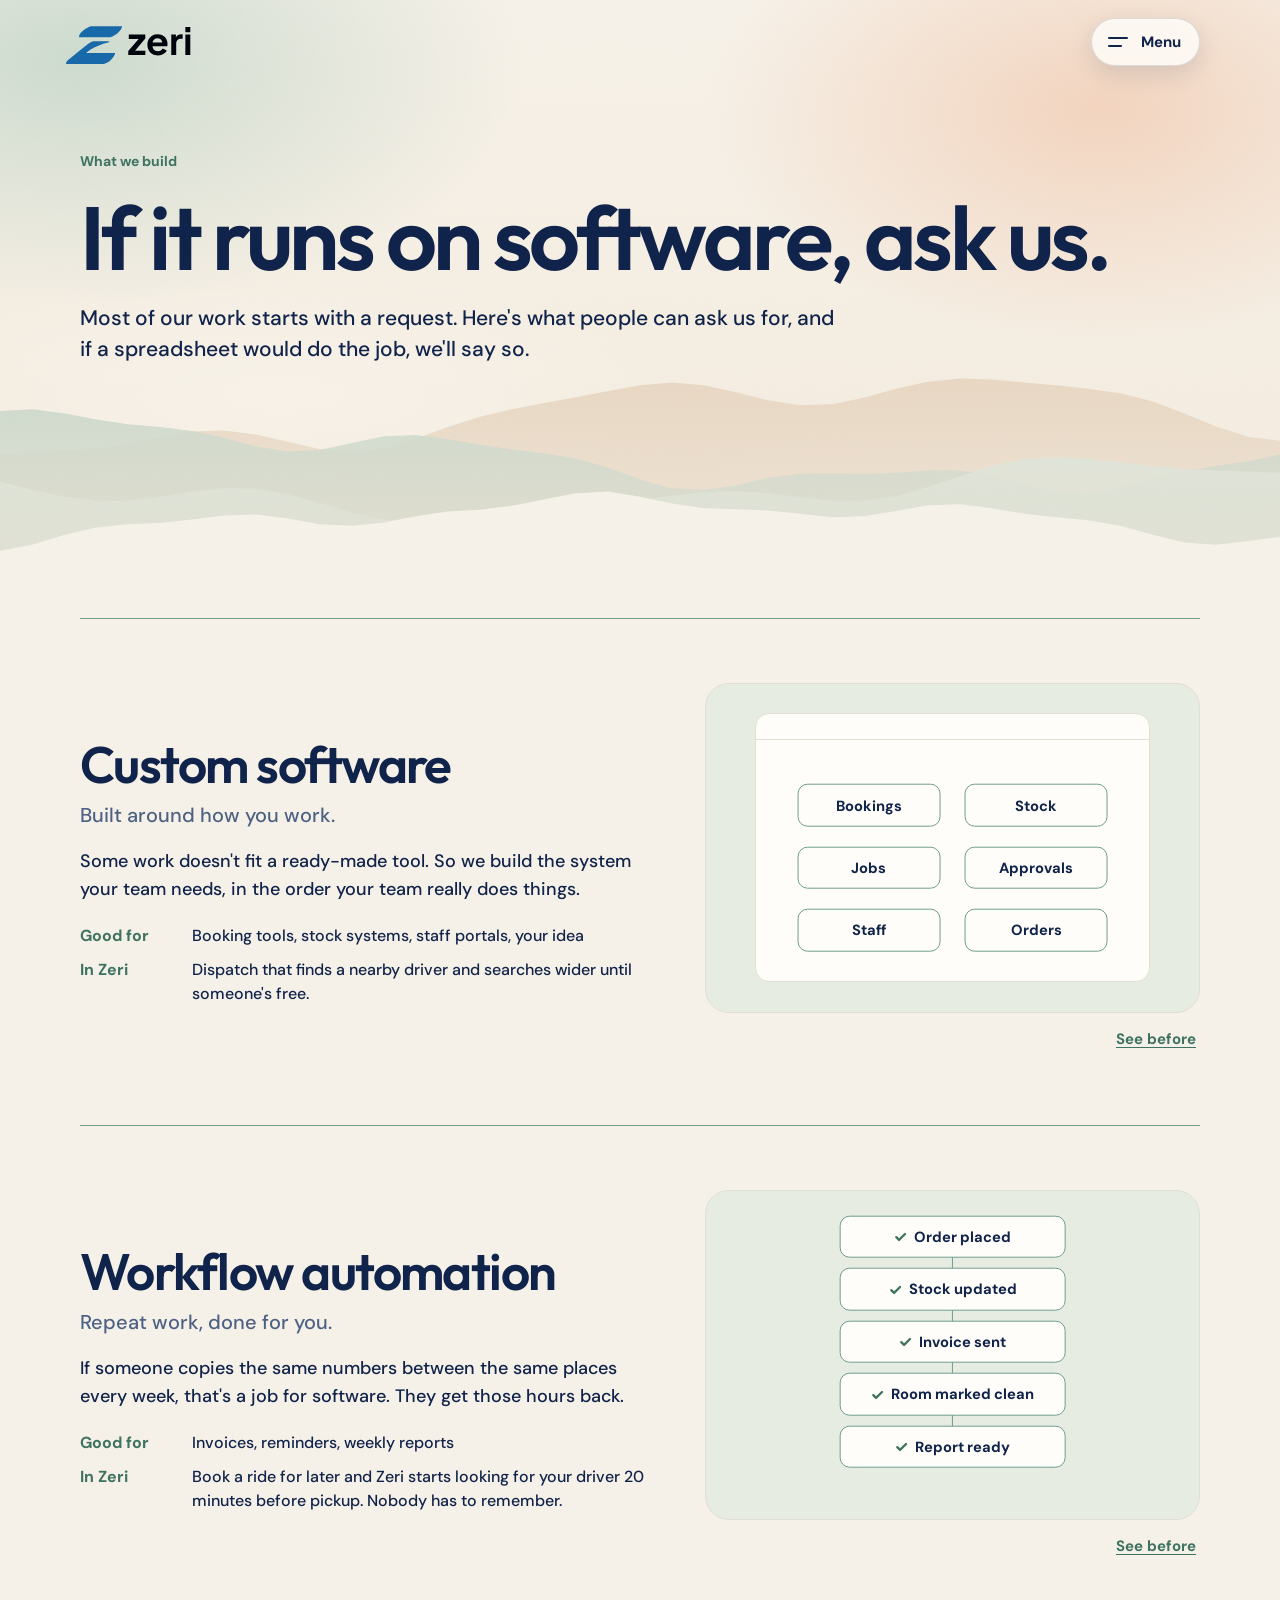
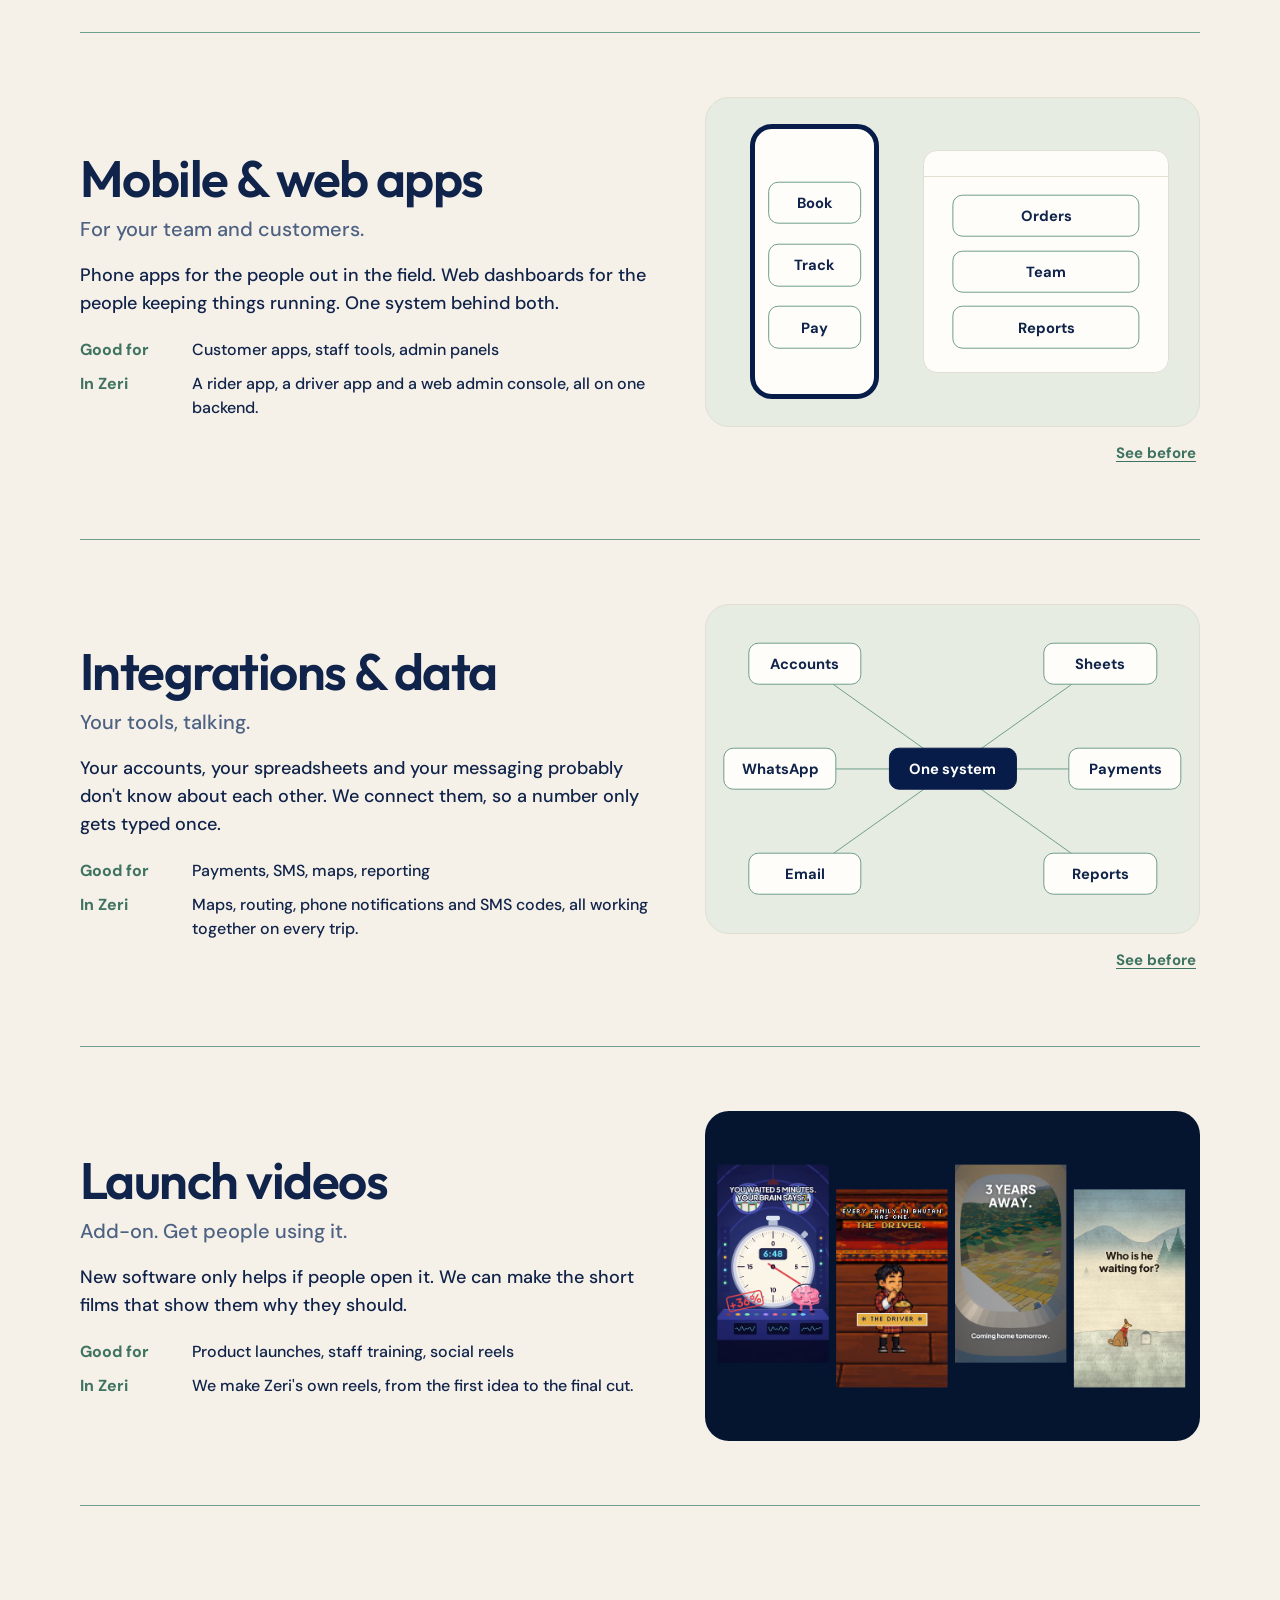
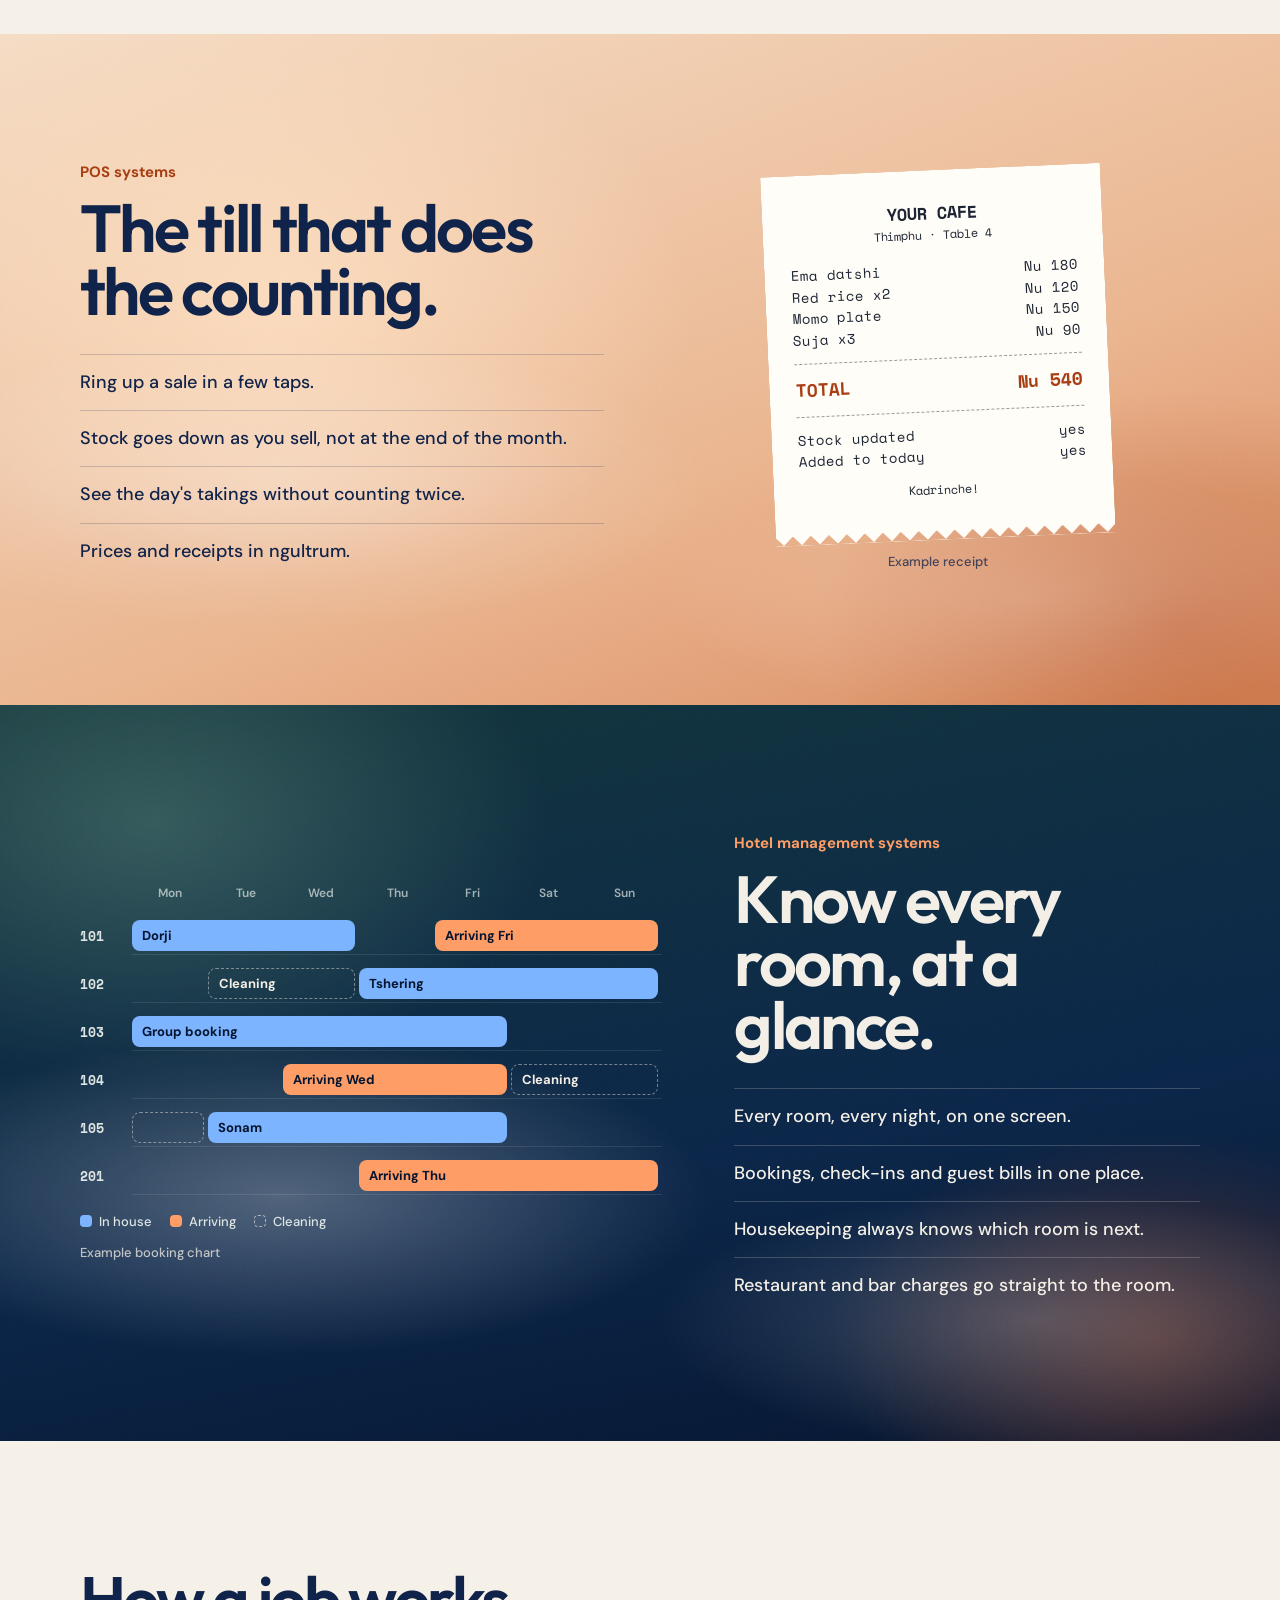
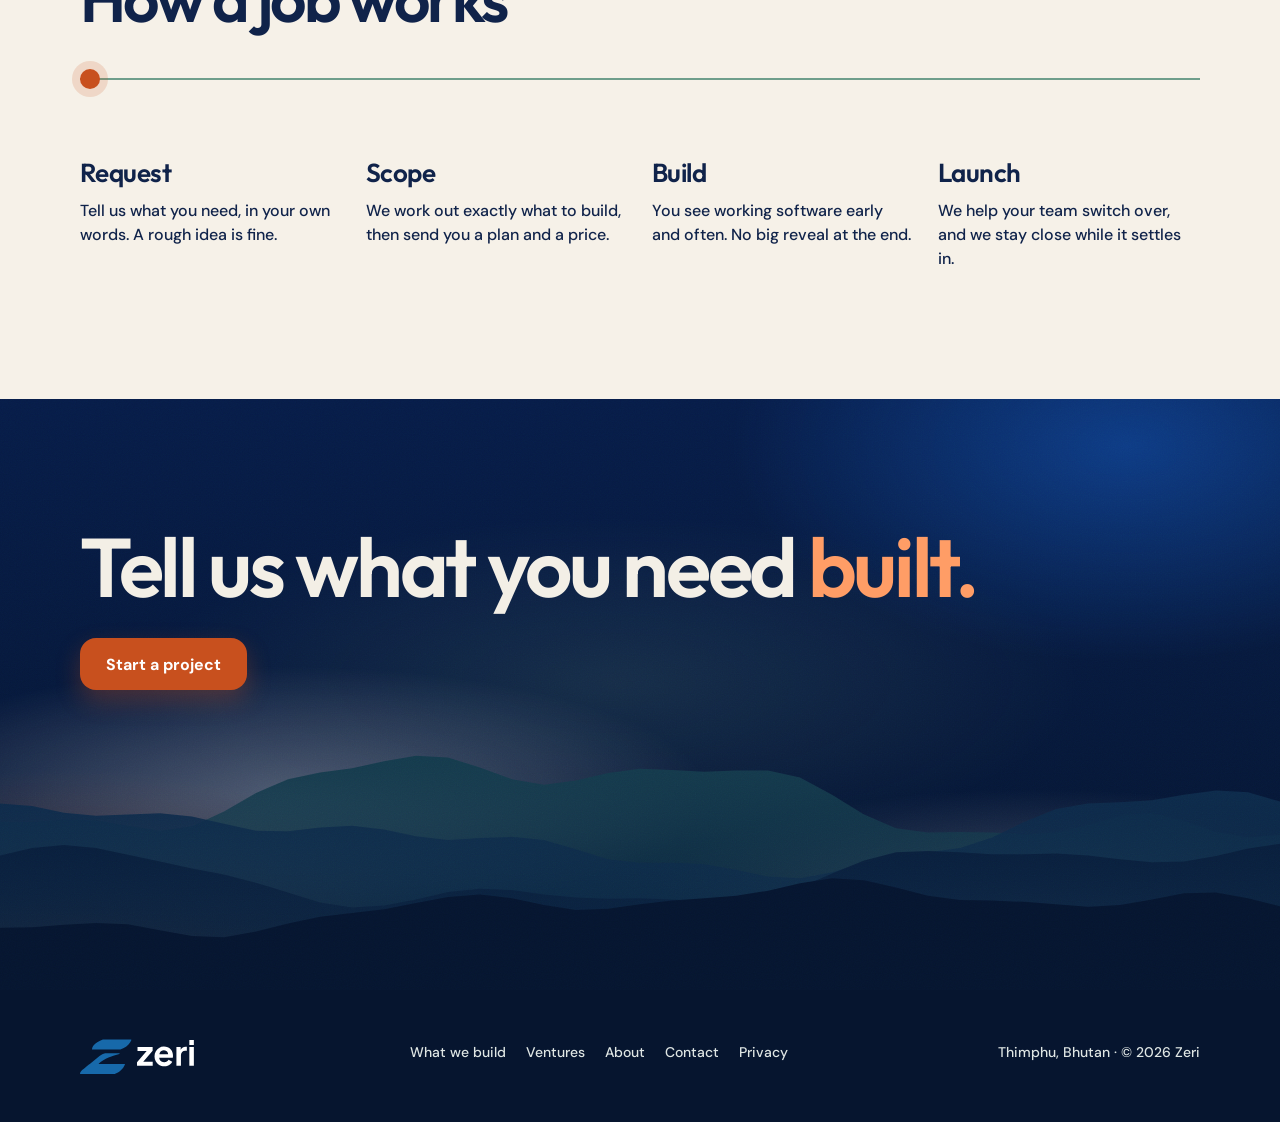
<file: what-we-build.html>
<!doctype html>
<html lang="en">
<head>
<meta charset="utf-8">
<meta name="viewport" content="width=device-width, initial-scale=1">
<title>What we build | Zeri</title>
<meta name="description" content="Custom software, POS systems, hotel management, automation, apps, integrations and launch videos, built to order in Thimphu.">
<meta property="og:title" content="What we build | Zeri">
<meta property="og:description" content="Custom software, POS systems, hotel management, automation, apps, integrations and launch videos, built to order in Thimphu.">
<meta name="theme-color" content="#f6f1e8">
<link rel="icon" type="image/png" href="assets/favicon.png">
<link rel="stylesheet" href="https://fonts.googleapis.com/css2?family=DM+Sans:wght@400;500;600;700;800&family=Outfit:wght@500;600;700&family=Space+Mono:wght@400;700&display=swap">
<link rel="stylesheet" href="assets/site.css">
<script>document.documentElement.classList.add('js')</script>
<script src="assets/site.js" defer></script>
<script src="assets/mess.js" defer></script>
<script src="assets/menu.js" defer></script>
</head>
<body>
<div class="z">
<button class="menu-btn" type="button" aria-expanded="false" aria-controls="site-menu" aria-label="Open menu"><span class="mb-lines" aria-hidden="true"><i></i><i></i></span><span class="mb-text" aria-hidden="true"><b>Menu</b><b>Close</b></span></button><div class="site-menu" id="site-menu"><div class="sm-panel a"><svg class="l-edge" viewBox="0 0 1600 120" preserveAspectRatio="none" aria-hidden="true"><path fill="#a9c7b8" d="M0 0L1640 0L1640 39L1600 39L1560 40L1520 45L1480 56L1440 70L1400 82L1360 87L1320 85L1280 82L1240 79L1200 79L1160 79L1120 78L1080 75L1040 75L1000 79L960 87L920 93L880 93L840 86L800 75L760 66L720 59L680 53L640 47L600 40L560 36L520 37L480 43L440 49L400 52L360 47L320 40L280 33L240 30L200 30L160 31L120 31L80 32L40 39L0 50Z"/></svg></div><div class="sm-panel b"><svg class="l-edge" viewBox="0 0 1600 120" preserveAspectRatio="none" aria-hidden="true"><path fill="#c8501e" d="M0 0L1640 0L1640 88L1600 87L1560 84L1520 85L1480 86L1440 82L1400 74L1360 68L1320 69L1280 74L1240 76L1200 72L1160 67L1120 65L1080 64L1040 58L1000 45L960 32L920 26L880 26L840 26L800 25L760 27L720 37L680 51L640 63L600 67L560 69L520 73L480 79L440 80L400 75L360 70L320 71L280 77L240 82L200 81L160 80L120 82L80 86L40 83L0 72Z"/></svg></div><div class="sm-panel c"><svg class="l-edge" viewBox="0 0 1600 120" preserveAspectRatio="none" aria-hidden="true"><path fill="#06152f" d="M0 0L1640 0L1640 58L1600 69L1560 77L1520 81L1480 79L1440 75L1400 71L1360 70L1320 72L1280 74L1240 76L1200 76L1160 78L1120 82L1080 88L1040 96L1000 100L960 99L920 92L880 83L840 73L800 67L760 64L720 61L680 59L640 55L600 53L560 53L520 56L480 60L440 62L400 59L360 52L320 42L280 32L240 27L200 25L160 26L120 27L80 28L40 29L0 33Z"/></svg><div class="sm-glow"></div><nav class="sm-body" aria-label="Main"><div class="sm-links"><a href="index.html" style="--i:0"><span>Home<small>Back to the start</small></span></a><a href="what-we-build.html" style="--i:1" aria-current=page><span>What we build<small>Everything you can ask us for</small></span></a><a href="ventures.html" style="--i:2"><span>Ventures<small>Our own products</small></span></a><a href="about.html" style="--i:3"><span>About<small>Who we are</small></span></a><a href="contact.html" style="--i:4"><span>Contact<small>Send us a job</small></span></a></div><div class="sm-side"><p class="sm-lead">Got a software job?</p><p>Tell us what you need built. A few lines is enough to start.</p><a class="btn" href="contact.html">Start a project</a><p>Thimphu, Bhutan</p></div></nav></div></div>
<section class="atmos page-hero"><div class="sky mist"></div><svg class="ridges" viewBox="0 0 1600 420" preserveAspectRatio="none" aria-hidden="true"><defs><linearGradient id="g14" x1="0" y1="0" x2="0" y2="1"><stop offset="0" stop-color="#e7d6c2"/><stop offset="1" stop-color="#e7d6c2" stop-opacity="0.25"/></linearGradient><linearGradient id="g15" x1="0" y1="0" x2="0" y2="1"><stop offset="0" stop-color="#cfd9cc"/><stop offset="1" stop-color="#cfd9cc" stop-opacity="0.25"/></linearGradient><linearGradient id="g16" x1="0" y1="0" x2="0" y2="1"><stop offset="0" stop-color="#dfe3d7"/><stop offset="1" stop-color="#dfe3d7" stop-opacity="0.25"/></linearGradient><linearGradient id="g17" x1="0" y1="0" x2="0" y2="1"><stop offset="0" stop-color="#f6f1e8"/><stop offset="1" stop-color="#f6f1e8" stop-opacity="1"/></linearGradient></defs><path fill="url(#g14)" d="M0 420L0 174L40 170L80 167L120 163L160 155L200 144L240 134L280 132L320 139L360 152L400 165L440 170L480 163L520 146L560 126L600 108L640 95L680 84L720 74L760 63L800 53L840 48L880 53L920 65L960 79L1000 88L1040 86L1080 75L1120 59L1160 47L1200 41L1240 43L1280 48L1320 53L1360 59L1400 67L1440 81L1480 102L1520 125L1560 143L1600 150L1640 146L1640 420Z"/><path fill="url(#g15)" d="M0 420L0 98L40 95L80 102L120 113L160 121L200 126L240 133L280 145L320 160L360 169L400 166L440 154L480 142L520 140L560 147L600 157L640 165L680 172L720 181L760 197L800 218L840 233L880 236L920 228L960 215L1000 208L1040 207L1080 208L1120 206L1160 202L1200 202L1240 210L1280 225L1320 239L1360 242L1400 232L1440 216L1480 203L1520 194L1560 186L1600 174L1640 158L1640 420Z"/><path fill="url(#g16)" d="M0 420L0 222L40 236L80 248L120 255L160 255L200 248L240 239L280 233L320 234L360 244L400 259L440 276L480 288L520 294L560 294L600 289L640 283L680 277L720 270L760 263L800 255L840 246L880 240L920 238L960 242L1000 249L1040 255L1080 255L1120 247L1160 231L1200 212L1240 194L1280 182L1320 178L1360 181L1400 188L1440 194L1480 199L1520 202L1560 204L1600 206L1640 207L1640 420Z"/><path fill="url(#g17)" d="M0 420L0 343L40 332L80 315L120 302L160 296L200 294L240 288L280 281L320 279L360 286L400 296L440 299L480 293L520 282L560 274L600 271L640 264L680 253L720 242L760 239L800 248L840 260L880 268L920 270L960 272L1000 278L1040 284L1080 282L1120 273L1160 263L1200 261L1240 268L1280 278L1320 284L1360 289L1400 299L1440 314L1480 328L1520 332L1560 326L1600 318L1640 316L1640 420Z"/></svg><div class="grain"></div><div class="wrap" style="width: 100%"><header class="top"><a class="logo" href="index.html" aria-label="Zeri home"><img src="assets/zeri-logo.svg" alt="Zeri"></a></header></div><div class="wrap hero-body"><p class="eyebrow">What we build</p><h1 class="ed" style="font-size: clamp(48px, 7vw, 104px); max-width: 12em">If it runs on software, ask us.</h1><p class="lead">Most of our work starts with a request. Here's what people can ask us for, and if a spreadsheet would do the job, we'll say so.</p></div></section><section class="sec" style="padding-top: 24px"><div class="wrap"><article class="svc-row"><div><h2>Custom software</h2><p class="tag">Built around how you work.</p><p style="margin:0;font-size:18px;line-height:1.55">Some work doesn't fit a ready-made tool. So we build the system your team needs, in the order your team really does things.</p><dl><dt>Good for</dt><dd>Booking tools, stock systems, staff portals, your idea</dd><dt>In Zeri</dt><dd>Dispatch that finds a nearby driver and searches wider until someone's free.</dd></dl></div><div class="ba-wrap"><div class="ba" role="img" aria-label="Scattered business tasks moving into one tidy system"><div class="bf"><div class="frame" style="left:10%;top:9%;width:80%;height:82%;overflow:hidden"><div class="bar"></div></div></div><div class="bc " style="--ox:33%;--oy:37%;--w:29%;--mx:46.8%;--my:52.1%;--mr:20.4deg;--d:0.00s">Bookings</div><div class="bc " style="--ox:67%;--oy:37%;--w:29%;--mx:47.7%;--my:48.5%;--mr:4.2deg;--d:0.06s">Stock</div><div class="bc " style="--ox:33%;--oy:56%;--w:29%;--mx:28.6%;--my:48.8%;--mr:6.2deg;--d:0.12s">Jobs</div><div class="bc " style="--ox:67%;--oy:56%;--w:29%;--mx:69.9%;--my:20.4%;--mr:-9.4deg;--d:0.18s">Approvals</div><div class="bc " style="--ox:33%;--oy:75%;--w:29%;--mx:22.2%;--my:69.1%;--mr:9.3deg;--d:0.24s">Staff</div><div class="bc " style="--ox:67%;--oy:75%;--w:29%;--mx:18.8%;--my:80.8%;--mr:22.3deg;--d:0.30s">Orders</div></div><button class="ba-toggle" type="button">See before</button></div></article><article class="svc-row"><div><h2>Workflow automation</h2><p class="tag">Repeat work, done for you.</p><p style="margin:0;font-size:18px;line-height:1.55">If someone copies the same numbers between the same places every week, that's a job for software. They get those hours back.</p><dl><dt>Good for</dt><dd>Invoices, reminders, weekly reports</dd><dt>In Zeri</dt><dd>Book a ride for later and Zeri starts looking for your driver 20 minutes before pickup. Nobody has to remember.</dd></dl></div><div class="ba-wrap"><div class="ba" role="img" aria-label="Repeat tasks lining up into an automatic chain"><div class="bf"><svg viewBox="0 0 100 100" preserveAspectRatio="none" aria-hidden="true"><path d="M50 14V78" stroke="#6f9e8b" stroke-width="1" vector-effect="non-scaling-stroke" fill="none"/></svg></div><div class="bc " style="--ox:50%;--oy:14%;--w:46%;--mx:78.9%;--my:78.5%;--mr:18.8deg;--d:0.00s"><svg viewBox="0 0 16 16" aria-hidden="true"><path d="M3 8.5l3.2 3.2L13 5"/></svg>Order placed</div><div class="bc " style="--ox:50%;--oy:30%;--w:46%;--mx:21.7%;--my:54.3%;--mr:-3.7deg;--d:0.06s"><svg viewBox="0 0 16 16" aria-hidden="true"><path d="M3 8.5l3.2 3.2L13 5"/></svg>Stock updated</div><div class="bc " style="--ox:50%;--oy:46%;--w:46%;--mx:52.0%;--my:22.9%;--mr:-14.8deg;--d:0.12s"><svg viewBox="0 0 16 16" aria-hidden="true"><path d="M3 8.5l3.2 3.2L13 5"/></svg>Invoice sent</div><div class="bc " style="--ox:50%;--oy:62%;--w:46%;--mx:46.2%;--my:29.0%;--mr:-2.2deg;--d:0.18s"><svg viewBox="0 0 16 16" aria-hidden="true"><path d="M3 8.5l3.2 3.2L13 5"/></svg>Room marked clean</div><div class="bc " style="--ox:50%;--oy:78%;--w:46%;--mx:17.7%;--my:19.8%;--mr:10.1deg;--d:0.24s"><svg viewBox="0 0 16 16" aria-hidden="true"><path d="M3 8.5l3.2 3.2L13 5"/></svg>Report ready</div></div><button class="ba-toggle" type="button">See before</button></div></article><article class="svc-row"><div><h2>Mobile &amp; web apps</h2><p class="tag">For your team and customers.</p><p style="margin:0;font-size:18px;line-height:1.55">Phone apps for the people out in the field. Web dashboards for the people keeping things running. One system behind both.</p><dl><dt>Good for</dt><dd>Customer apps, staff tools, admin panels</dd><dt>In Zeri</dt><dd>A rider app, a driver app and a web admin console, all on one backend.</dd></dl></div><div class="ba-wrap"><div class="ba" role="img" aria-label="Tasks moving into a phone app and a web dashboard"><div class="bf"><div class="frame phoneframe" style="left:9%;top:8%;width:26%;height:84%"></div><div class="frame" style="left:44%;top:16%;width:50%;height:68%;overflow:hidden"><div class="bar"></div></div></div><div class="bc " style="--ox:22%;--oy:32%;--w:19%;--mx:62.4%;--my:20.2%;--mr:5.7deg;--d:0.00s">Book</div><div class="bc " style="--ox:22%;--oy:51%;--w:19%;--mx:73.3%;--my:70.7%;--mr:0.7deg;--d:0.06s">Track</div><div class="bc " style="--ox:22%;--oy:70%;--w:19%;--mx:58.9%;--my:39.1%;--mr:1.3deg;--d:0.12s">Pay</div><div class="bc " style="--ox:69%;--oy:36%;--w:38%;--mx:23.3%;--my:60.4%;--mr:4.8deg;--d:0.18s">Orders</div><div class="bc " style="--ox:69%;--oy:53%;--w:38%;--mx:35.2%;--my:39.7%;--mr:11.3deg;--d:0.24s">Team</div><div class="bc " style="--ox:69%;--oy:70%;--w:38%;--mx:46.2%;--my:79.3%;--mr:22.6deg;--d:0.30s">Reports</div></div><button class="ba-toggle" type="button">See before</button></div></article><article class="svc-row"><div><h2>Integrations &amp; data</h2><p class="tag">Your tools, talking.</p><p style="margin:0;font-size:18px;line-height:1.55">Your accounts, your spreadsheets and your messaging probably don't know about each other. We connect them, so a number only gets typed once.</p><dl><dt>Good for</dt><dd>Payments, SMS, maps, reporting</dd><dt>In Zeri</dt><dd>Maps, routing, phone notifications and SMS codes, all working together on every trip.</dd></dl></div><div class="ba-wrap"><div class="ba" role="img" aria-label="Separate tools connecting to one system"><div class="bf"><svg viewBox="0 0 100 100" preserveAspectRatio="none" aria-hidden="true"><path d="M50 50L20 18" stroke="#6f9e8b" stroke-width="1" vector-effect="non-scaling-stroke"/><path d="M50 50L80 18" stroke="#6f9e8b" stroke-width="1" vector-effect="non-scaling-stroke"/><path d="M50 50L15 50" stroke="#6f9e8b" stroke-width="1" vector-effect="non-scaling-stroke"/><path d="M50 50L85 50" stroke="#6f9e8b" stroke-width="1" vector-effect="non-scaling-stroke"/><path d="M50 50L20 82" stroke="#6f9e8b" stroke-width="1" vector-effect="non-scaling-stroke"/><path d="M50 50L80 82" stroke="#6f9e8b" stroke-width="1" vector-effect="non-scaling-stroke"/></svg></div><div class="bc " style="--ox:20%;--oy:18%;--w:23%;--mx:41.9%;--my:29.7%;--mr:-16.0deg;--d:0.00s">Accounts</div><div class="bc " style="--ox:80%;--oy:18%;--w:23%;--mx:78.1%;--my:53.3%;--mr:9.1deg;--d:0.06s">Sheets</div><div class="bc " style="--ox:15%;--oy:50%;--w:23%;--mx:53.6%;--my:40.1%;--mr:11.1deg;--d:0.12s">WhatsApp</div><div class="bc " style="--ox:85%;--oy:50%;--w:23%;--mx:55.2%;--my:67.1%;--mr:7.8deg;--d:0.18s">Payments</div><div class="bc " style="--ox:20%;--oy:82%;--w:23%;--mx:73.1%;--my:43.9%;--mr:-16.6deg;--d:0.24s">Email</div><div class="bc " style="--ox:80%;--oy:82%;--w:23%;--mx:26.2%;--my:63.2%;--mr:-16.0deg;--d:0.30s">Reports</div><div class="bc hub" style="--ox:50%;--oy:50%;--w:26%;--mx:60.5%;--my:56.2%;--mr:-21.1deg;--d:0.36s">One system</div></div><button class="ba-toggle" type="button">See before</button></div></article><article class="svc-row"><div><h2>Launch videos</h2><p class="tag">Add-on. Get people using it.</p><p style="margin:0;font-size:18px;line-height:1.55">New software only helps if people open it. We can make the short films that show them why they should.</p><dl><dt>Good for</dt><dd>Product launches, staff training, social reels</dd><dt>In Zeri</dt><dd>We make Zeri's own reels, from the first idea to the final cut.</dd></dl></div><div class="img ph shot" role="img" aria-label="Four posters from reels made for Zeri" style="background-image:url(assets/img/reel-sheet.jpg)"></div></article></div></section><section class="atmos spread" id="pos"><div class="sky clay"></div><div class="grain"></div><div class="wrap"><div><p class="kicker">POS systems</p><h2 class="ed" style="font-size: clamp(40px, 5.2vw, 76px)">The till that does the counting.</h2><ul class="feat"><li>Ring up a sale in a few taps.</li><li>Stock goes down as you sell, not at the end of the month.</li><li>See the day's takings without counting twice.</li><li>Prices and receipts in ngultrum.</li></ul></div><div class="receipt-stage"><div class="receipt" role="img" aria-label="An example receipt in ngultrum"><h3>YOUR CAFE</h3><p class="r-sub">Thimphu &middot; Table 4</p><div class="r-row"><span>Ema datshi</span><span>Nu 180</span></div><div class="r-row"><span>Red rice x2</span><span>Nu 120</span></div><div class="r-row"><span>Momo plate</span><span>Nu 150</span></div><div class="r-row"><span>Suja x3</span><span>Nu 90</span></div><hr><div class="r-row r-total"><span>TOTAL</span><span>Nu 540</span></div><hr><div class="r-row"><span>Stock updated</span><span>yes</span></div><div class="r-row"><span>Added to today</span><span>yes</span></div><p class="r-foot">Kadrinche!</p></div><p class="sample">Example receipt</p></div></div></section><section class="atmos spread flip dusk-text" id="hotels"><div class="sky dusk"></div><div class="grain"></div><div class="wrap"><div><div class="tape" role="img" aria-label="An example hotel booking chart showing six rooms across a week"><span></span><span class="day">Mon</span><span class="day">Tue</span><span class="day">Wed</span><span class="day">Thu</span><span class="day">Fri</span><span class="day">Sat</span><span class="day">Sun</span><span class="room">101</span><div class="lane"><div class="stay in-house" style="--l:0.00%;--w:calc(42.86% - 4px);--d:0.00s">Dorji</div><div class="stay arriving" style="--l:57.14%;--w:calc(42.86% - 4px);--d:0.07s">Arriving Fri</div></div><span class="room">102</span><div class="lane"><div class="stay clean" style="--l:14.29%;--w:calc(28.57% - 4px);--d:0.07s">Cleaning</div><div class="stay in-house" style="--l:42.86%;--w:calc(57.14% - 4px);--d:0.14s">Tshering</div></div><span class="room">103</span><div class="lane"><div class="stay in-house" style="--l:0.00%;--w:calc(71.43% - 4px);--d:0.14s">Group booking</div></div><span class="room">104</span><div class="lane"><div class="stay arriving" style="--l:28.57%;--w:calc(42.86% - 4px);--d:0.21s">Arriving Wed</div><div class="stay clean" style="--l:71.43%;--w:calc(28.57% - 4px);--d:0.28s">Cleaning</div></div><span class="room">105</span><div class="lane"><div class="stay clean" style="--l:0.00%;--w:calc(14.29% - 4px);--d:0.28s"></div><div class="stay in-house" style="--l:14.29%;--w:calc(57.14% - 4px);--d:0.35s">Sonam</div></div><span class="room">201</span><div class="lane"><div class="stay arriving" style="--l:42.86%;--w:calc(57.14% - 4px);--d:0.35s">Arriving Thu</div></div></div><div class="tape-key"><span><i style="background:#7db4ff"></i>In house</span><span><i style="background:#ff9d66"></i>Arriving</span><span><i style="border:1.5px dashed rgba(243,239,230,.6)"></i>Cleaning</span></div><p class="sample">Example booking chart</p></div><div><p class="kicker">Hotel management systems</p><h2 class="ed" style="font-size: clamp(40px, 5.2vw, 76px)">Know every room, at a glance.</h2><ul class="feat"><li>Every room, every night, on one screen.</li><li>Bookings, check-ins and guest bills in one place.</li><li>Housekeeping always knows which room is next.</li><li>Restaurant and bar charges go straight to the room.</li></ul></div></div></section><section class="sec"><div class="wrap" style="display: flex; flex-direction: column; gap: 48px"><h2 class="ed" style="font-size: clamp(40px, 5vw, 72px)">How a job works</h2><div class="track"></div><ol class="steps" style="grid-template-columns: repeat(auto-fit, minmax(200px, 1fr))"><li><b>Request</b><span>Tell us what you need, in your own words. A rough idea is fine.</span></li><li><b>Scope</b><span>We work out exactly what to build, then send you a plan and a price.</span></li><li><b>Build</b><span>You see working software early and often. No big reveal at the end.</span></li><li><b>Launch</b><span>We help your team switch over, and we stay close while it settles in.</span></li></ol></div></section><section class="atmos closer night"><div class="sky night"></div><svg class="ridges" viewBox="0 0 1600 420" preserveAspectRatio="none" aria-hidden="true"><defs><linearGradient id="g18" x1="0" y1="0" x2="0" y2="1"><stop offset="0" stop-color="#143a4c"/><stop offset="1" stop-color="#143a4c" stop-opacity="0.25"/></linearGradient><linearGradient id="g19" x1="0" y1="0" x2="0" y2="1"><stop offset="0" stop-color="#0d2a4a"/><stop offset="1" stop-color="#0d2a4a" stop-opacity="0.25"/></linearGradient><linearGradient id="g20" x1="0" y1="0" x2="0" y2="1"><stop offset="0" stop-color="#091e3c"/><stop offset="1" stop-color="#091e3c" stop-opacity="0.25"/></linearGradient><linearGradient id="g21" x1="0" y1="0" x2="0" y2="1"><stop offset="0" stop-color="#06152f"/><stop offset="1" stop-color="#06152f" stop-opacity="1"/></linearGradient></defs><path fill="url(#g18)" d="M0 420L0 147L40 147L80 143L120 144L160 153L200 161L240 154L280 130L320 100L360 78L400 67L440 60L480 49L520 40L560 43L600 59L640 78L680 87L720 80L760 68L800 61L840 63L880 66L920 64L960 64L1000 75L1040 103L1080 135L1120 157L1160 164L1200 163L1240 164L1280 167L1320 164L1360 152L1400 137L1440 133L1480 145L1520 163L1560 172L1600 168L1640 159L1640 420Z"/><path fill="url(#g19)" d="M0 420L0 117L40 121L80 132L120 137L160 135L200 133L240 138L280 150L320 161L360 162L400 156L440 153L480 159L520 170L560 176L600 173L640 171L680 176L720 191L760 207L800 213L840 213L880 215L920 224L960 235L1000 238L1040 228L1080 213L1120 202L1160 196L1200 189L1240 172L1280 147L1320 126L1360 117L1400 115L1440 112L1480 103L1520 96L1560 99L1600 114L1640 132L1640 420Z"/><path fill="url(#g20)" d="M0 420L0 201L40 189L80 184L120 189L160 200L200 211L240 222L280 232L320 245L360 261L400 277L440 285L480 282L520 272L560 260L600 255L640 257L680 264L720 269L760 271L800 270L840 272L880 275L920 276L960 269L1000 253L1040 230L1080 209L1120 196L1160 194L1200 196L1240 199L1280 199L1320 198L1360 201L1400 207L1440 212L1480 211L1520 202L1560 190L1600 182L1640 184L1640 420Z"/><path fill="url(#g21)" d="M0 420L0 318L40 317L80 313L120 310L160 312L200 322L240 331L280 333L320 324L360 311L400 300L440 294L480 288L520 278L560 268L600 264L640 270L680 281L720 289L760 287L800 280L840 274L880 270L920 266L960 258L1000 246L1040 238L1080 241L1120 253L1160 266L1200 273L1240 274L1280 276L1320 280L1360 284L1400 281L1440 272L1480 262L1520 261L1560 270L1600 283L1640 293L1640 420Z"/></svg><div class="grain"></div><div class="wrap"><h2 class="ed" style="font-size: clamp(44px, 6.5vw, 96px)">Tell us what you need <span class="em">built.</span></h2><a class="btn" href="contact.html" style="margin-top: 32px">Start a project</a></div></section>
<footer class="site-foot"><div class="wrap"><a href="index.html" aria-label="Zeri home"><img src="assets/zeri-logo-light.svg" alt="Zeri"></a><nav aria-label="Footer"><a href="what-we-build.html">What we build</a><a href="ventures.html">Ventures</a><a href="about.html">About</a><a href="contact.html">Contact</a><a href="privacy.html">Privacy</a></nav><span>Thimphu, Bhutan &middot; &copy; 2026 Zeri</span></div></footer>
</div>
</body>
</html>
</file>
<file: assets/site.css>
*{box-sizing:border-box}
.z{--navy:#071c48;--deep:#06152f;--card:#0b2855;--blue:#1767dd;--sky:#7db4ff;--canvas:#f5f8fc;--pale:#edf5ff;--tint:#e8f1ff;--line:#dfe8f3;--ink:#10234a;--muted:#7185a0;--onnavy:#b8d7fa;font-family:'DM Sans',system-ui,sans-serif;color:var(--ink);background:var(--canvas);font-weight:500;-webkit-font-smoothing:antialiased;overflow-x:hidden}
.z a{color:inherit;text-decoration:none}
.z :focus-visible{outline:3px solid var(--sky);outline-offset:3px;border-radius:8px}
.wrap{max-width:1200px;margin:0 auto;padding:0 40px}
.disp{font-family:'Outfit','DM Sans',sans-serif;font-weight:700;letter-spacing:-.035em;line-height:.98;margin:0}
.xl{font-size:clamp(46px,6.6vw,96px)}
.lg{font-size:clamp(34px,4.2vw,60px)}
.md{font-size:clamp(24px,2.4vw,34px);letter-spacing:-.025em}
.p{font-size:18px;line-height:1.5;margin:0;max-width:44ch}
.num{font-family:'Space Mono',ui-monospace,monospace;font-size:13px;margin:0;letter-spacing:0}
.sec{padding:128px 0}
.g{display:grid;gap:24px}
.row{display:flex;gap:12px;flex-wrap:wrap;align-items:center}
.btn{display:inline-flex;align-items:center;justify-content:center;min-height:52px;padding:0 26px;border-radius:16px;background:var(--blue);color:#fff !important;font-weight:700;font-size:16px;border:0;font-family:inherit;cursor:pointer;box-shadow:0 10px 24px rgba(23,103,221,.32);transition:transform .14s cubic-bezier(.22,1,.36,1)}
.btn:hover{background:#125bc7}
.btn:active{transform:scale(.982);opacity:.78}
.ghost{display:inline-flex;align-items:center;justify-content:center;min-height:52px;padding:0 24px;border-radius:16px;border:1.5px solid rgba(184,215,250,.35);color:#fff;font-weight:700;font-size:16px;background:rgba(11,40,85,.35)}
.ghost:hover{border-color:var(--sky)}
.line-btn{display:inline-flex;align-items:center;justify-content:center;min-height:52px;padding:0 24px;border-radius:16px;border:1.5px solid #c9d7ea;color:var(--ink);font-weight:700;font-size:16px;background:#fff}
.line-btn:hover{border-color:var(--blue)}
.card{background:#fff;border:1px solid var(--line);border-radius:28px;box-shadow:0 5px 12px rgba(18,48,90,.08);padding:28px}
.ncard{background:rgba(11,40,85,.62);border:1px solid rgba(125,180,255,.18);border-radius:28px;padding:28px;-webkit-backdrop-filter:blur(10px);backdrop-filter:blur(10px)}
.top{display:flex;align-items:center;justify-content:space-between;gap:24px;min-height:80px;flex-wrap:wrap}
.top nav{display:flex;gap:32px;font-size:15px;font-weight:600;flex-wrap:wrap}
.top nav a{opacity:.8}.top nav a:hover{opacity:1}
.mark{display:inline-flex;align-items:center;justify-content:center;height:36px;padding:0 14px;border-radius:10px;border:1.5px dashed currentColor;font-size:13px;font-weight:700;opacity:.7}
.media{position:relative;border-radius:28px;overflow:hidden;background:var(--navy);display:flex;align-items:center;justify-content:center}
.play{width:72px;height:72px;border-radius:50%;background:#fff;color:var(--blue);display:flex;align-items:center;justify-content:center;border:0;box-shadow:0 8px 16px rgba(18,48,90,.25);cursor:pointer}
.photo{border-radius:24px;background:linear-gradient(160deg,#dfe8f3,#c8d6ea);aspect-ratio:4/5}
.field{display:flex;flex-direction:column;gap:8px;font-size:14px;font-weight:600}
.field input,.field textarea{min-height:52px;border:1px solid #c9d7ea;border-radius:16px;padding:14px 16px;font:inherit;font-weight:500;color:var(--ink);background:#fff;resize:vertical}
.on-navy .field input,.on-navy .field textarea{background:rgba(6,21,47,.5);border-color:rgba(125,180,255,.25);color:#fff}
.dot{width:10px;height:10px;border-radius:50%;background:var(--blue);flex:none}
.on-navy .dot{background:var(--sky);box-shadow:0 0 12px var(--sky)}

/* Atmosphere: navy */
.atmo{position:relative;isolation:isolate;overflow:hidden;background:var(--deep);color:#fff}
.atmo>.glow{position:absolute;inset:-25%;z-index:-3;pointer-events:none;background:radial-gradient(38% 34% at 70% 30%,rgba(125,180,255,.38),transparent 70%),radial-gradient(34% 40% at 14% 82%,rgba(23,103,221,.5),transparent 70%),radial-gradient(50% 30% at 50% 0%,rgba(7,28,72,.9),transparent 80%);animation:drift 24s ease-in-out infinite alternate}
.atmo>.dots{position:absolute;inset:0;z-index:-2;pointer-events:none;background-image:radial-gradient(rgba(184,215,250,.28) 1.1px,transparent 1.7px);background-size:22px 22px;-webkit-mask-image:radial-gradient(60% 55% at 68% 38%,#000,transparent 78%);mask-image:radial-gradient(60% 55% at 68% 38%,#000,transparent 78%);animation:breathe 9s ease-in-out infinite}
.atmo>.grid{position:absolute;inset:0;z-index:-2;pointer-events:none;background-image:linear-gradient(rgba(184,215,250,.08) 1px,transparent 1px),linear-gradient(90deg,rgba(184,215,250,.08) 1px,transparent 1px);background-size:64px 64px;-webkit-mask-image:linear-gradient(180deg,#000 30%,transparent);mask-image:linear-gradient(180deg,#000 30%,transparent)}
.atmo>.horizon{position:absolute;left:-10%;right:-10%;bottom:-55%;height:90%;z-index:-1;pointer-events:none;border-radius:50%;background:radial-gradient(50% 50% at 50% 50%,rgba(125,180,255,.45),rgba(23,103,221,.15) 45%,transparent 70%);filter:blur(24px)}
.atmo>.beam{position:absolute;top:-20%;bottom:-20%;width:38%;left:55%;z-index:-1;pointer-events:none;background:linear-gradient(90deg,transparent,rgba(125,180,255,.12),transparent);transform:skewX(-18deg);animation:sweep 14s ease-in-out infinite}
/* Atmosphere: light */
.atmo-l{position:relative;isolation:isolate;overflow:hidden}
.atmo-l>.glow{position:absolute;inset:-20%;z-index:-2;pointer-events:none;background:radial-gradient(35% 35% at 80% 20%,rgba(125,180,255,.30),transparent 70%),radial-gradient(30% 30% at 10% 90%,rgba(23,103,221,.10),transparent 70%);animation:drift 28s ease-in-out infinite alternate}
.atmo-l>.grid{position:absolute;inset:0;z-index:-1;pointer-events:none;background-image:linear-gradient(rgba(16,35,74,.05) 1px,transparent 1px),linear-gradient(90deg,rgba(16,35,74,.05) 1px,transparent 1px);background-size:64px 64px;-webkit-mask-image:radial-gradient(80% 70% at 50% 40%,#000,transparent);mask-image:radial-gradient(80% 70% at 50% 40%,#000,transparent)}
@keyframes drift{to{transform:translate3d(-5%,4%,0) scale(1.08)}}
@keyframes breathe{0%,100%{opacity:.7}50%{opacity:1}}
@keyframes sweep{0%,100%{transform:translateX(-40%) skewX(-18deg);opacity:.4}50%{transform:translateX(30%) skewX(-18deg);opacity:1}}

/* Chaos to order (demo loops; production plays once) */
.blk{transform-box:fill-box;transform-origin:center;animation:snap 7s cubic-bezier(.22,1,.36,1) infinite}
@keyframes snap{0%,12%{transform:translate(var(--x),var(--y)) rotate(var(--r));opacity:.45}40%,86%{transform:none;opacity:1}100%{transform:translate(var(--x),var(--y)) rotate(var(--r));opacity:.45}}
.wire{stroke-dasharray:240;stroke-dashoffset:240;animation:wire 7s ease infinite}
@keyframes wire{0%,36%{stroke-dashoffset:240}56%,86%{stroke-dashoffset:0}100%{stroke-dashoffset:240}}

/* Phone */
.phone{aspect-ratio:9/19.5;border-radius:44px;background:var(--pale);border:9px solid #0b2855;box-shadow:0 40px 80px rgba(3,11,28,.45),0 0 0 1px rgba(125,180,255,.25);position:relative;overflow:hidden;flex:none}
.phone .hd{background:var(--navy);padding:46px 18px 20px;color:#fff}
.phone .bar{height:44px;border-radius:16px;background:var(--card);border:1px solid rgba(125,180,255,.25);margin-top:14px;display:flex;align-items:center;padding:0 14px;font-size:13px;color:var(--onnavy)}
.phone .sheet{position:absolute;left:10px;right:10px;bottom:10px;background:#fff;border-radius:24px;padding:16px;box-shadow:0 8px 16px rgba(18,48,90,.13);display:flex;flex-direction:column;gap:10px;color:var(--ink)}
.phone .opt{display:flex;justify-content:space-between;align-items:center;padding:10px 12px;border-radius:14px;border:1.5px solid var(--line);font-size:13px;font-weight:700}
.phone .opt.sel{border-color:var(--blue);background:var(--pale)}

@media (prefers-reduced-motion:reduce){.z *{animation:none !important;transition:none !important}}
@media (max-width:820px){.g{grid-template-columns:1fr !important}.wrap{padding:0 16px}.sec{padding:80px 0}.hide-sm{display:none !important}.top nav{display:none}.p{font-size:16px}}

body{margin:0;background:#f5f8fc}
.ed{font-family:'Outfit',sans-serif;font-weight:600;letter-spacing:-.04em;line-height:.95;margin:0}
/* image placeholders */
.img{position:relative;overflow:hidden;border-radius:24px;background:linear-gradient(140deg,#0b2855 0%,#1767dd 62%,#7db4ff 100%)}
.img::before{content:"";position:absolute;inset:-20%;background:radial-gradient(40% 35% at 75% 25%,rgba(255,255,255,.35),transparent 70%),radial-gradient(30% 30% at 20% 85%,rgba(6,21,47,.55),transparent 70%)}
.img::after{content:"";position:absolute;inset:0;background-image:radial-gradient(rgba(255,255,255,.12) 1px,transparent 1.4px);background-size:4px 4px;mix-blend-mode:overlay}
.img.pale{background:linear-gradient(140deg,#e8f1ff,#c8d6ea 70%,#9bb6dc)}
.img.deep{background:linear-gradient(160deg,#06152f,#0b2855 60%,#15305e)}
.cap{position:absolute;left:16px;bottom:16px;z-index:2;font-size:13px;font-weight:700;color:#fff;background:rgba(6,21,47,.55);padding:6px 12px;border-radius:999px;-webkit-backdrop-filter:blur(6px);backdrop-filter:blur(6px)}
.img.pale .cap{background:rgba(255,255,255,.75);color:#10234a}
/* hero sort */
.col{display:flex;flex-direction:column;gap:12px}
.col h3{margin:0 0 4px;font-size:14px;font-weight:600;color:#4d6283}
.tk{background:#fff;border:1px solid #dfe8f3;border-radius:16px;padding:12px;display:flex;flex-direction:column;gap:8px;box-shadow:0 8px 16px rgba(18,48,90,.1)}
.tk .img{height:64px;border-radius:10px}
.tk i{display:block;height:8px;border-radius:4px;background:#d4deec}
.done .tk{border-color:#1767dd}
/* marquee */
.mq{overflow:hidden;padding:8px 0}
.mq .tr{display:flex;gap:20px;width:max-content;animation:mq 40s linear infinite}
.mq .img{width:300px;height:190px;flex:none}
@keyframes mq{to{transform:translateX(-50%)}}
/* reveal */
.reveal{animation:rv 9s cubic-bezier(.22,1,.36,1) infinite}
@keyframes rv{0%,10%{clip-path:inset(16% 24% 16% 24% round 32px)}45%,88%{clip-path:inset(0 0 0 0 round 0)}100%{clip-path:inset(16% 24% 16% 24% round 32px)}}
.reveal .img{animation:zoom 9s cubic-bezier(.22,1,.36,1) infinite;border-radius:0}
@keyframes zoom{0%,10%{transform:scale(1.25)}45%,88%{transform:scale(1)}100%{transform:scale(1.25)}}
/* services */
.svc{position:relative;display:grid;grid-template-columns:1.4fr 1fr;gap:32px;align-items:center;padding:40px 0;border-top:1.5px solid #1767dd}
.svc .nm{font-family:'Outfit',sans-serif;font-weight:600;font-size:clamp(34px,4.6vw,68px);letter-spacing:-.035em;line-height:1;transition:transform .4s cubic-bezier(.22,1,.36,1)}
.svc p{margin:0;font-size:19px}
.svc.act .nm{transform:translateX(32px);color:#1767dd}
.peek{position:absolute;right:22%;top:-60px;width:260px;height:180px;z-index:3;box-shadow:0 30px 60px rgba(18,48,90,.3);animation:peek 6s ease-in-out infinite}
@keyframes peek{0%,100%{transform:translate(0,0) rotate(-6deg)}50%{transform:translate(60px,20px) rotate(4deg)}}
/* work */
.dash{display:grid;grid-template-columns:52px 1fr;background:#fff;border-radius:16px;overflow:hidden;font-size:12px;color:#10234a;box-shadow:0 30px 60px rgba(3,11,28,.4)}
.dash .sb{background:#071c48;display:flex;flex-direction:column;gap:12px;align-items:center;padding:16px 0}
.dash .sb i{width:20px;height:20px;border-radius:6px;background:rgba(184,215,250,.2)}
.dash .sb i:first-child{background:#1767dd}
.dash .mn{padding:16px;display:flex;flex-direction:column;gap:12px}
.tile{border:1px solid #dfe8f3;border-radius:12px;padding:10px 12px;display:flex;flex-direction:column;gap:4px}
.tile b{font-family:'Outfit',sans-serif;font-size:20px}
.bars{display:flex;align-items:flex-end;gap:6px;height:80px;padding:10px;border:1px solid #dfe8f3;border-radius:12px}
.bars span{flex:1;border-radius:4px 4px 0 0;background:#d4deec;animation:grow 4s ease-in-out infinite alternate}
.bars span:last-child{background:#1767dd}
@keyframes grow{from{transform:scaleY(.6);transform-origin:bottom}to{transform:scaleY(1);transform-origin:bottom}}
.para{animation:para 8s ease-in-out infinite alternate}
@keyframes para{from{transform:translateY(40px)}to{transform:translateY(-40px)}}
/* process */
.track{position:relative;height:2px;background:#1767dd;margin:0 0 28px}
.track::after{content:"";position:absolute;top:-9px;left:0;width:20px;height:20px;border-radius:50%;background:#1767dd;box-shadow:0 0 0 8px rgba(23,103,221,.15);animation:run 6s cubic-bezier(.65,0,.35,1) infinite}
@keyframes run{0%{left:0}90%,100%{left:calc(100% - 20px)}}
/* big marquee text */
.bigmq{overflow:hidden;white-space:nowrap;border-top:1.5px solid #1767dd;border-bottom:1.5px solid #1767dd;padding:20px 0}
.bigmq div{display:inline-flex;gap:64px;animation:mq 26s linear infinite;font-family:'Outfit',sans-serif;font-weight:600;font-size:clamp(48px,7vw,104px);letter-spacing:-.04em}
.bigmq span:nth-child(even){color:transparent;-webkit-text-stroke:1.5px #1767dd}
.team .img{transition:transform .4s cubic-bezier(.22,1,.36,1)}
.team figure:hover .img{transform:rotate(-2deg) scale(1.03)}
@media (max-width:820px){.svc{grid-template-columns:1fr}.peek{display:none}.mq .img{width:220px;height:140px}}
/* polish */
.logo{display:inline-flex}.logo img{display:block;height:48px;width:auto;margin-left:-14px}
.img.ph{background-color:#0b2855;background-size:cover;background-position:center}
.img.ph::before,.img.ph::after{display:none}
.img.scrim::before{display:block;inset:0;background:linear-gradient(180deg,rgba(6,21,47,.08) 35%,rgba(6,21,47,.72) 100%)}
.tk b{font-size:13px;font-weight:700;line-height:1.2;color:#10234a}
.done .tk b{color:#1767dd}
.peek{display:flex;align-items:center;padding:20px;right:0;width:224px;height:150px;top:-24px;animation:peek2 6s ease-in-out infinite}
@keyframes peek2{0%,100%{transform:translateY(0) rotate(-4deg)}50%{transform:translateY(14px) rotate(3deg)}}
.flow{position:relative;z-index:2;display:flex;flex-direction:column;gap:12px;width:100%;color:#fff;font-size:15px;font-weight:600}
.flow span{display:flex;align-items:center;gap:10px}
.flow svg{width:22px;height:22px;padding:4px;border-radius:50%;background:#1767dd;flex:none}
.phones{position:absolute;right:56px;top:72px;z-index:2;display:flex;gap:20px;align-items:flex-start}
.phone{width:236px;padding:7px;border-radius:32px;background:#06152f;box-shadow:0 30px 60px rgba(3,11,28,.45)}
.phone img{display:block;width:100%;border-radius:25px}
.phone+.phone{margin-top:56px}
.feat-copy{max-width:calc(100% - 640px)}
.parcel{display:block}
.parcel::before,.parcel::after{display:none}
.parcel .ph-shot{position:absolute;right:48px;top:32px;width:210px;border-radius:20px;box-shadow:0 20px 40px rgba(18,48,90,.25)}
.parcel .achu{position:absolute;left:32px;bottom:-14px;height:300px;width:auto}
.parcel .cap{top:16px;bottom:auto}
.mascot{background:linear-gradient(160deg,#edf5ff,#c8dcf6);display:flex;align-items:flex-end;justify-content:center}
.mascot::before,.mascot::after{display:none}
.mascot img{width:88%;height:auto;margin-bottom:-4%}
.svc.act p{max-width:190px}
@media (max-width:1100px){.peek{display:none}.svc.act p{max-width:none}.phone{width:190px}.phones{right:32px}.feat-copy{max-width:calc(100% - 480px)}}
@media (max-width:820px){
.logo img{margin-left:0;height:42px}
.board{grid-template-columns:repeat(3,1fr) !important;gap:8px !important}
.board .tk{padding:8px;border-radius:12px}.board .tk b{font-size:11px}.board .tk .img{height:44px}
.feature{height:680px !important}
.phones{left:50%;right:auto;top:32px;transform:translateX(-50%);gap:10px;animation:none}
.phone{width:146px;padding:5px;border-radius:24px}.phone img{border-radius:19px}.phone+.phone{margin-top:32px}
.feat-copy{max-width:none;left:24px !important;bottom:24px !important}
.parcel .ph-shot{right:20px;width:150px}.parcel .achu{left:8px;height:210px}
.team{grid-template-columns:1fr 1fr !important}.team figure{padding-top:0 !important}
}
/* Zeri site theme: warm porcelain base with a celadon accent. */
html{--c-canvas:#f6f1e8;--c-surface:#fffdf9;--c-line:#e0dfd2;--c-soft:#e7ece3;--c-glow:rgba(160,197,180,.42);--c-glow2:rgba(120,165,145,.12);--c-tile-a:#e2ebe3;--c-tile-b:#a9c7b8;--c-accent:#6f9e8b;--c-accent-text:#3f7361;--c-halo:rgba(111,158,139,.2)}
html body{background:var(--c-canvas)}
html .z{--canvas:var(--c-canvas);--line:var(--c-line);--tint:var(--c-soft);--pale:var(--c-soft)}
html .atmo-l>.glow{background:radial-gradient(35% 35% at 80% 20%,var(--c-glow),transparent 70%),radial-gradient(30% 30% at 10% 90%,var(--c-glow2),transparent 70%)}
html .tk{background:var(--c-surface);border-color:var(--c-line);box-shadow:0 8px 16px rgba(74,58,36,.09)}
html .tk i{background:var(--c-line)}
html .done .tk{border-color:var(--c-accent)}
html .done .tk b{color:var(--c-accent-text)}
html .img.pale,html .mascot{background:linear-gradient(150deg,var(--c-tile-a),var(--c-tile-b))}
html .svc,html .bigmq{border-color:var(--c-accent) !important}
html .bigmq span:nth-child(even){-webkit-text-stroke-color:var(--c-accent)}
html .track{background:var(--c-accent)}
html .track::after{background:var(--c-accent);box-shadow:0 0 0 8px var(--c-halo)}
html #jp-contact .wrap{border-top-color:var(--c-accent) !important}
html .field input{background:var(--c-surface);border-color:var(--c-line)}
html a[style*="dashed"]{border-color:var(--c-accent) !important}
/* shared site layout */
html{scroll-behavior:smooth}
.top nav a[aria-current=page]{opacity:1;color:var(--c-accent-text)}
.menu{display:none;position:relative}
.menu summary{list-style:none;cursor:pointer;display:inline-flex;align-items:center;min-height:44px;padding:0 16px;border-radius:12px;border:1px solid var(--c-line);background:var(--c-surface);font-weight:700;font-size:15px}
.menu summary::-webkit-details-marker{display:none}
.menu div{position:absolute;right:0;top:52px;z-index:20;display:flex;flex-direction:column;min-width:200px;padding:8px;border-radius:16px;background:var(--c-surface);border:1px solid var(--c-line);box-shadow:0 16px 32px rgba(74,58,36,.14)}
.menu a{padding:12px;border-radius:10px;font-weight:600}
.page-hero{padding-bottom:72px}
.hero-body{padding-top:72px;display:flex;flex-direction:column;gap:24px}
.eyebrow{margin:0;font-size:14px;font-weight:700;color:var(--c-accent-text)}
.lead{margin:0;font-size:21px;line-height:1.45;max-width:36em}
.prose{display:flex;flex-direction:column;gap:18px;max-width:40em}
.prose p,.prose li{margin:0;font-size:18px;line-height:1.6}
.prose ul{margin:0;padding-left:22px;display:flex;flex-direction:column;gap:8px}
.prose h2{margin:24px 0 0;font-family:'Outfit',sans-serif;font-weight:600;font-size:28px;letter-spacing:-.02em}
.prose a,.more{color:var(--c-accent-text);font-weight:700;text-decoration:underline;text-underline-offset:3px}
.more{display:inline-block;margin-top:32px;font-size:17px}
.split{display:grid;grid-template-columns:1fr 1fr;gap:64px;align-items:center}
.svc-row{display:grid;grid-template-columns:1.15fr 1fr;gap:56px;align-items:center;padding:64px 0;border-top:1.5px solid var(--c-accent)}
.svc-row:last-of-type{border-bottom:1.5px solid var(--c-accent)}
.svc-row h2{margin:0 0 12px;font-family:'Outfit',sans-serif;font-weight:600;font-size:clamp(32px,4vw,52px);letter-spacing:-.03em;line-height:1.02}
.svc-row .tag{margin:0 0 20px;font-size:20px;color:#4d6283}
.svc-row dl{display:grid;grid-template-columns:96px 1fr;gap:10px 16px;margin:20px 0 0;font-size:16px;line-height:1.5}
.svc-row dt{font-weight:700;color:var(--c-accent-text)}
.svc-row dd{margin:0}
.shot{aspect-ratio:3/2;border-radius:24px}
.steps{list-style:none;margin:0;padding:0;display:grid;grid-template-columns:repeat(5,1fr);gap:24px}
.steps b{display:block;margin-bottom:10px;font-family:'Outfit',sans-serif;font-weight:600;font-size:26px;letter-spacing:-.02em}
.steps span{font-size:16px;line-height:1.5}
.cards{display:grid;grid-template-columns:repeat(4,1fr);gap:16px}
.card{display:flex;flex-direction:column;gap:10px;padding:24px;border-radius:20px;background:var(--c-surface);border:1px solid var(--c-line)}
.card h3{margin:0;font-family:'Outfit',sans-serif;font-weight:600;font-size:24px;letter-spacing:-.02em}
.card p{margin:0;font-size:16px;line-height:1.5}
.strip{display:flex;gap:20px;overflow-x:auto;padding:12px 40px 28px;scroll-snap-type:x proximity;justify-content:safe center}
.strip .phone{flex:none;width:210px;margin:0 !important;scroll-snap-align:center;box-shadow:0 18px 36px rgba(6,21,47,.2)}
.stack{margin:24px 0 0;font-size:15px;color:#4d6283}
.band{position:relative;height:560px}
.band .img{position:absolute;inset:0;border-radius:0}
.achu-panel{display:grid;grid-template-columns:320px 1fr;gap:48px;align-items:center;padding:40px;border-radius:32px;background:linear-gradient(150deg,var(--c-tile-a),var(--c-tile-b))}
.achu-panel img{display:block;width:100%;height:auto}
.cta{padding:96px 0;text-align:left}
.cta .btn{margin-top:32px}
.form-wide{display:flex;flex-direction:column;gap:16px}
.hp{position:absolute;left:-9999px}
.form-status{margin:0;min-height:24px;font-size:15px;font-weight:600;color:var(--c-accent-text)}
.field textarea{min-height:140px}
.site-foot{border-top:1.5px solid var(--c-accent);padding:40px 0 48px}
.site-foot .wrap{display:flex;justify-content:space-between;align-items:center;gap:24px;flex-wrap:wrap;font-size:14px}
.site-foot nav{display:flex;gap:20px;flex-wrap:wrap}
.site-foot img{display:block;height:44px;width:auto}
@media (max-width:980px){.steps{grid-template-columns:1fr;gap:16px}.cards{grid-template-columns:1fr 1fr}.svc-row{gap:32px}}
@media (max-width:820px){
.menu{display:block}
.page-hero{padding-bottom:40px}.hero-body{padding-top:40px}.lead{font-size:18px}
.split,.svc-row{grid-template-columns:1fr;gap:32px}.svc-row{padding:40px 0}
.svc-row dl{grid-template-columns:1fr;gap:2px}.svc-row dd{margin-bottom:10px}
.strip{padding:12px 16px 24px;justify-content:flex-start}.strip .phone{width:170px}
.band{height:320px}.achu-panel{grid-template-columns:1fr;gap:16px;padding:24px}.achu-panel img{max-width:220px;margin:0 auto}
.cta{padding:64px 0}
}
@media (max-width:520px){.cards{grid-template-columns:1fr}}
/* Mess to order */
html.js .settle{opacity:0;transform:translate(var(--sx),var(--sy)) rotate(var(--sr));transition:opacity .5s ease,transform .8s cubic-bezier(.22,1,.36,1)}
html.js .settle.in{opacity:1;transform:none}

/* Before and after diagrams */
.ba{position:relative;aspect-ratio:3/2;overflow:hidden;border-radius:24px;background:var(--c-soft);border:1px solid var(--c-line)}
.bc{position:absolute;left:var(--ox);top:var(--oy);width:var(--w);min-height:13%;display:flex;align-items:center;justify-content:center;gap:6px;padding:4px 6px;border-radius:10px;background:var(--c-surface);border:1px solid var(--c-accent);font-size:clamp(11px,1.15vw,15px);font-weight:700;line-height:1.1;text-align:center;transform:translate(-50%,-50%);transition:left .85s cubic-bezier(.22,1,.36,1),top .85s cubic-bezier(.22,1,.36,1),transform .85s cubic-bezier(.22,1,.36,1),border-color .4s;transition-delay:var(--d)}
.bc.hub{background:var(--navy);border-color:var(--navy);color:#fff}
.bc svg{flex:none;width:14px;height:14px;fill:none;stroke:var(--c-accent-text);stroke-width:2.6;stroke-linecap:round;stroke-linejoin:round;transition:opacity .3s .7s}
.bf{position:absolute;inset:0;transition:opacity .45s .55s}
.bf svg{position:absolute;inset:0;width:100%;height:100%}
.bf .frame{position:absolute;border-radius:14px;background:var(--c-surface);border:1.5px solid var(--c-line)}
.bf .frame.phoneframe{border-radius:22px;border:5px solid var(--navy)}
.bf .bar{position:absolute;left:0;right:0;top:0;height:26px;border-bottom:1.5px solid var(--c-line)}
html.js .ba:not(.in) .bc{left:var(--mx);top:var(--my);transform:translate(-50%,-50%) rotate(var(--mr));border-color:var(--c-line);transition-delay:0s}
html.js .ba:not(.in) .bc svg{opacity:0;transition-delay:0s}
html.js .ba:not(.in) .bf{opacity:0;transition-delay:0s}
.ba-wrap{display:flex;flex-direction:column;align-items:flex-end;gap:4px}
.ba-wrap .ba{width:100%}
.ba-toggle{min-height:44px;padding:0 4px;border:0;background:none;color:var(--c-accent-text);font:inherit;font-size:15px;font-weight:700;text-decoration:underline;text-underline-offset:3px;cursor:pointer;display:none}
html.js .ba-toggle{display:block}

@media (max-width:820px){
}
/* Ember accent */
html{--ember:#c8501e;--ember-deep:#a83f14;--ember-lt:#ff9d66}
html .btn{background:var(--ember);box-shadow:0 10px 24px rgba(200,80,30,.32)}
html .btn:hover{background:var(--ember-deep)}
.em{color:var(--ember)}
.night .em,.dusk-text .em{color:var(--ember-lt)}
html .svc.act .nm{color:var(--ember)}
html .track::after{background:var(--ember);box-shadow:0 0 0 8px rgba(200,80,30,.16)}
html .bigmq span:nth-child(even){-webkit-text-stroke-color:var(--ember)}

/* Atmosphere: sky, drawn ridges, mist and grain */
.atmos{position:relative;isolation:isolate;overflow:hidden}
.atmos>.sky{position:absolute;inset:0;z-index:-3}
.atmos>.sky::after{content:"";position:absolute;inset:-20%;background:radial-gradient(34% 22% at 30% 62%,rgba(255,255,255,.28),transparent 70%),radial-gradient(30% 18% at 72% 74%,rgba(255,255,255,.2),transparent 70%);animation:drift 30s ease-in-out infinite alternate}
.atmos>.ridges{position:absolute;left:0;right:0;bottom:-1px;width:100%;height:var(--rh,300px);z-index:-2;display:block}
.atmos>.grain{position:absolute;inset:0;z-index:-1;pointer-events:none;opacity:.16;mix-blend-mode:soft-light;background-image:url("data:image/svg+xml,%3Csvg xmlns='http://www.w3.org/2000/svg' width='220' height='220'%3E%3Cfilter id='n'%3E%3CfeTurbulence type='fractalNoise' baseFrequency='.85' numOctaves='2' stitchTiles='stitch'/%3E%3C/filter%3E%3Crect width='100%25' height='100%25' filter='url(%23n)'/%3E%3C/svg%3E")}
.sky.dawn{background:radial-gradient(40% 44% at 80% 66%,rgba(232,128,74,.46),transparent 70%),radial-gradient(55% 50% at 8% 6%,rgba(169,199,184,.5),transparent 70%),linear-gradient(180deg,#f6f1e8 0%,#f8e9d8 56%,#f2cfb2 100%)}
.sky.mist{background:radial-gradient(44% 56% at 86% 18%,rgba(232,128,74,.26),transparent 70%),radial-gradient(50% 60% at 6% 10%,rgba(169,199,184,.55),transparent 70%),linear-gradient(180deg,#f6f1e8,#f3eadc)}
.sky.night{background:radial-gradient(44% 52% at 88% 8%,rgba(23,103,221,.42),transparent 70%),radial-gradient(40% 42% at 6% 92%,rgba(200,80,30,.3),transparent 70%),radial-gradient(52% 40% at 48% 48%,rgba(111,158,139,.15),transparent 70%),linear-gradient(180deg,#071c48,#06152f)}
.sky.clay{background:radial-gradient(46% 60% at 22% 40%,rgba(255,226,196,.75),transparent 70%),radial-gradient(40% 50% at 92% 88%,rgba(168,63,20,.4),transparent 70%),linear-gradient(160deg,#f5dcc4,#eab48e 62%,#d98a5e)}
.sky.dusk{background:radial-gradient(44% 50% at 12% 16%,rgba(111,158,139,.38),transparent 70%),radial-gradient(36% 40% at 90% 86%,rgba(200,80,30,.34),transparent 70%),linear-gradient(170deg,#12343a,#0b2548 60%,#06152f)}
.night,.dusk-text{color:#f3efe6}
.night .lead,.dusk-text .lead{color:#dfe6e4}

/* Heroes */
.hero{min-height:960px;display:flex;flex-direction:column;--rh:320px}
.hero-grid{display:grid;grid-template-columns:1.05fr 1fr;gap:64px;align-items:center;padding-top:40px;padding-bottom:260px;margin:auto;width:100%}
.hero-copy{display:flex;flex-direction:column;gap:30px}
.page-hero{--rh:240px;padding-bottom:230px}
.status-line{margin:0;font-size:15px;font-weight:700;color:var(--ember-deep)}

/* Spreads */
.spread{padding:128px 0}
.spread .wrap{display:grid;grid-template-columns:1fr 1fr;gap:72px;align-items:center}
.spread.flip .wrap{grid-template-columns:1.25fr 1fr}
.spread h2{margin:0}
.kicker{margin:0 0 14px;font-size:15px;font-weight:700}
.spread .kicker{color:var(--ember-deep)}
.dusk-text .kicker{color:var(--ember-lt)}
.feat{list-style:none;margin:32px 0 0;padding:0}
.feat li{padding:15px 0;border-top:1px solid rgba(16,35,74,.2);font-size:18px;line-height:1.4}
.dusk-text .feat li{border-top-color:rgba(243,239,230,.2)}
.sample{margin:14px 0 0;font-size:13px;opacity:.75}

/* The receipt */
.receipt-stage{display:flex;flex-direction:column;align-items:center}
.receipt{width:min(340px,100%);padding:30px 26px 40px;background:#fffdf7;color:#1d2433;font-family:'Space Mono',ui-monospace,monospace;font-size:14px;line-height:1.55;box-shadow:0 34px 60px rgba(90,40,12,.32);transform:rotate(-2.5deg);animation:breathe2 9s ease-in-out infinite alternate;-webkit-mask:conic-gradient(from -45deg at bottom,#0000,#000 1deg 89deg,#0000 90deg) bottom/18px 100%;mask:conic-gradient(from -45deg at bottom,#0000,#000 1deg 89deg,#0000 90deg) bottom/18px 100%}
@keyframes breathe2{to{transform:rotate(-.8deg) translateY(-12px)}}
.receipt h3{margin:0;text-align:center;font:inherit;font-size:17px;font-weight:700}
.receipt .r-sub{margin:0 0 14px;text-align:center;font-size:12px}
.receipt .r-row{display:flex;justify-content:space-between;gap:12px}
.receipt hr{border:0;border-top:1.5px dashed #9a9a94;margin:12px 0}
.receipt .r-total{font-weight:700;font-size:18px;color:var(--ember-deep)}
.receipt .r-foot{margin:14px 0 0;text-align:center;font-size:12px}

/* The tape chart */
.tape{--days:7;display:grid;grid-template-columns:52px repeat(var(--days),1fr);row-gap:10px;font-size:13px;font-weight:600;color:#dfe6e4}
.tape .day{padding-bottom:6px;text-align:center;font-size:12px;opacity:.7}
.tape .room{display:flex;align-items:center;height:38px;font-family:'Space Mono',ui-monospace,monospace;font-size:13px}
.tape .lane{grid-column:2 / -1;position:relative;height:38px;border-bottom:1px solid rgba(243,239,230,.1)}
.tape .stay{position:absolute;top:3px;bottom:3px;left:var(--l);width:var(--w);display:flex;align-items:center;padding:0 10px;border-radius:8px;color:#06152f;font-size:13px;font-weight:700;white-space:nowrap;overflow:hidden;background:#a9d1bf;transform:scaleX(1);transform-origin:left;transition:transform .8s cubic-bezier(.22,1,.36,1),opacity .4s;transition-delay:var(--d)}
.tape .stay.in-house{background:#7db4ff}
.tape .stay.arriving{background:var(--ember-lt)}
.tape .stay.clean{background:transparent;border:1.5px dashed rgba(243,239,230,.45);color:#f3efe6}
html.js .tape:not(.in) .stay{transform:scaleX(.08);opacity:0}
.tape-key{display:flex;flex-wrap:wrap;gap:18px;margin:18px 0 0;font-size:13px;color:#dfe6e4}
.tape-key span{display:inline-flex;align-items:center;gap:7px}
.tape-key i{width:12px;height:12px;border-radius:4px}

/* Plain lists instead of cards */
.ledger>div{display:grid;grid-template-columns:280px 1fr;gap:32px;padding:26px 0;border-top:1.5px solid var(--c-accent)}
.ledger>div:last-child{border-bottom:1.5px solid var(--c-accent)}
.ledger h3{margin:0;font-family:'Outfit',sans-serif;font-weight:600;font-size:30px;letter-spacing:-.02em}
.ledger p{margin:0;font-size:18px;line-height:1.5;max-width:36em}
.big-lines{display:flex;flex-direction:column}
.big-line{display:grid;grid-template-columns:1fr 1fr;gap:40px;align-items:baseline;padding:30px 0;border-top:1.5px solid var(--c-accent)}
.big-line:last-child{border-bottom:1.5px solid var(--c-accent)}
.big-line h3{margin:0;font-family:'Outfit',sans-serif;font-weight:600;font-size:clamp(34px,4.6vw,64px);letter-spacing:-.035em;line-height:1}
.big-line p{margin:0;font-size:19px;line-height:1.5}
.achu-band{--rh:220px;padding:112px 0 200px}
.achu-band .wrap{display:grid;grid-template-columns:320px 1fr;gap:56px;align-items:center}
.achu-band img{display:block;width:100%;height:auto}
.next-line{display:flex;justify-content:space-between;align-items:baseline;gap:24px;padding:28px 0;border-bottom:1.5px dashed var(--c-accent);font-family:'Outfit',sans-serif;font-weight:600;font-size:clamp(28px,3.4vw,44px);letter-spacing:-.03em}
.next-line span:last-child{color:var(--ember)}

/* Closing sections and footer */
.closer{--rh:260px;padding:128px 0 300px}
.closer .form-status{color:var(--ember-lt)}
.closer .field input{background:rgba(255,255,255,.1);border-color:rgba(255,255,255,.28);color:#fff}
.site-foot{background:#06152f;color:#dfe6e4;border-top:0}
.site-foot a:hover{color:#fff}

@media (max-width:980px){.spread .wrap,.spread.flip .wrap{grid-template-columns:1fr;gap:48px}.hero-grid{grid-template-columns:1fr;gap:48px;padding-bottom:220px}.hero{min-height:0}}
@media (max-width:820px){
.hero{--rh:200px}.hero-grid{padding-bottom:170px}
.page-hero{--rh:150px;padding-bottom:140px}
.spread{padding:80px 0}
.tape{grid-template-columns:42px repeat(var(--days),1fr);font-size:12px}
.tape .stay{padding:0 6px;font-size:11px}
.ledger>div,.big-line{grid-template-columns:1fr;gap:10px}
.achu-band{--rh:130px;padding:72px 0 130px}.achu-band .wrap{grid-template-columns:1fr;gap:20px}.achu-band img{max-width:220px}
.closer{--rh:150px;padding:80px 0 170px}
}

/* Close hairline gaps between stacked atmospheric sections */
.atmos+.atmos{margin-top:-2px}
/* 3D hero */
.z3d-fallback{position:absolute;inset:18%;width:64%;height:64%;object-fit:contain;transition:opacity .4s}
.z3d.live .z3d-fallback{opacity:0}
.hero-actions{display:flex;flex-wrap:wrap;align-items:center;gap:20px}
.text-link{font-weight:700;text-decoration:underline;text-underline-offset:3px}

/* Full-bleed hero 3D: one layer behind the text, one in front */
.h3d{position:absolute;inset:0}
.h3d canvas{position:absolute;inset:0;width:100%;height:100%;display:block}
.h3d.back{z-index:-1}
.h3d.front{z-index:5;pointer-events:none}
.z3d-fallback{position:absolute;right:7%;top:50%;width:min(38%,460px);transform:translateY(-58%);transition:opacity .4s}
.h3d.live .z3d-fallback{opacity:0}
.hero-grid{grid-template-columns:1fr}
.hero-copy{max-width:640px}

/* Loading screen */
.loader{display:none}
html.js .loader{display:block;position:fixed;inset:0;z-index:100;animation:loader-failsafe 0s 9s forwards}
@keyframes loader-failsafe{to{visibility:hidden}}
.l-panel{position:absolute;inset:0;transition:transform 1s cubic-bezier(.76,0,.24,1)}
.l-panel.p3{background:#a9c7b8;transition-delay:.2s}
.l-panel.p2{background:var(--ember,#c8501e);transition-delay:.1s}
.l-panel.p1{background:radial-gradient(46% 46% at 50% 50%,#123a6e,transparent 72%),radial-gradient(34% 30% at 14% 92%,rgba(200,80,30,.3),transparent 70%),#06152f;color:#f3efe6}
.l-edge{position:absolute;left:0;top:calc(100% - 1px);width:100%;height:16vh;display:block}
.loader.out .l-panel{transform:translateY(-118%)}
.l-grid{position:absolute;inset:0;background-image:linear-gradient(rgba(243,239,230,.05) 1px,transparent 1px),linear-gradient(90deg,rgba(243,239,230,.05) 1px,transparent 1px);background-size:64px 64px;-webkit-mask-image:radial-gradient(48% 52% at 50% 50%,#000,transparent);mask-image:radial-gradient(48% 52% at 50% 50%,#000,transparent);animation:l-grid 2.6s ease-out both}
@keyframes l-grid{from{opacity:0;transform:scale(1.25)}}
.l-mark{position:absolute;left:50%;top:50%;width:min(42vw,320px);transform:translate(-50%,-50%)}
.l-mark svg{display:block;width:100%;height:auto;overflow:visible}
.l-blade{fill:#1a6cc0;fill-opacity:0;stroke:#7db4ff;stroke-width:.8;stroke-dasharray:1;stroke-dashoffset:1;animation:l-draw 1s cubic-bezier(.65,0,.35,1) forwards,l-fill .7s ease forwards}
.l-blade:nth-child(1){animation-delay:.1s,.95s}
.l-blade:nth-child(2){animation-delay:.28s,1.1s}
.l-blade:nth-child(3){animation-delay:.46s,1.25s}
@keyframes l-draw{to{stroke-dashoffset:0}}
@keyframes l-fill{to{fill-opacity:1;stroke-opacity:0}}
.l-orbit{position:absolute;left:50%;top:50%;width:150%;aspect-ratio:1;margin:-75% 0 0 -75%;border-radius:50%;border:1px solid rgba(243,239,230,.12);animation:l-spin 3.2s linear infinite}
.l-orbit i{position:absolute;left:50%;top:-6px;width:12px;height:12px;margin-left:-6px;border-radius:50%;background:var(--ember-lt,#ff9d66);box-shadow:0 0 18px rgba(255,157,102,.9)}
.l-orbit.two{width:118%;margin:-59% 0 0 -59%;animation-duration:2.3s;animation-direction:reverse}
.l-orbit.two i{background:#a9d1bf;box-shadow:0 0 18px rgba(169,209,191,.9)}
@keyframes l-spin{to{transform:rotate(360deg)}}
.l-foot{position:absolute;left:40px;right:40px;bottom:36px;display:flex;align-items:flex-end;justify-content:space-between;gap:24px}
.l-word{font-family:'Outfit',sans-serif;font-weight:600;font-size:clamp(22px,2.4vw,32px);letter-spacing:-.02em}
.l-count{font-family:'Space Mono',ui-monospace,monospace;font-weight:700;font-size:clamp(56px,10vw,132px);line-height:.85;letter-spacing:-.05em;font-variant-numeric:tabular-nums}
.l-bar{position:absolute;left:0;right:0;bottom:0;height:4px;background:rgba(243,239,230,.1)}
.l-bar i{display:block;height:100%;background:var(--ember-lt,#ff9d66);transform:scaleX(0);transform-origin:left}
@media (prefers-reduced-motion:reduce){.l-panel{transition:opacity .3s}.loader.out .l-panel{transform:none;opacity:0}.l-orbit{animation:none}}
@media (max-width:980px){.hero{min-height:880px}.hero-grid{padding-bottom:430px}}
@media (max-width:820px){.hero{min-height:820px}.hero-grid{padding-bottom:400px}.l-foot{left:16px;right:16px;bottom:24px}}
/* Floating menu button */
.top{min-height:80px}
.menu-btn{position:fixed;z-index:70;top:max(18px,env(safe-area-inset-top,0px));right:max(16px,calc((100vw - 1200px) / 2 + 40px));display:inline-flex;align-items:center;gap:12px;height:48px;padding:0 18px 0 16px;border:1px solid rgba(16,35,74,.14);border-radius:999px;background:rgba(255,253,249,.82);-webkit-backdrop-filter:blur(12px);backdrop-filter:blur(12px);color:var(--ink);font:inherit;font-weight:700;font-size:15px;cursor:pointer;overflow:hidden;box-shadow:0 8px 24px rgba(6,21,47,.12);transition:background .35s,color .35s,border-color .35s,transform .25s cubic-bezier(.22,1,.36,1)}
.menu-btn::before{content:"";position:absolute;left:50%;top:100%;width:150%;aspect-ratio:1;border-radius:50%;background:var(--ember);transform:translate(-50%,0);transition:transform .5s cubic-bezier(.22,1,.36,1)}
.menu-btn:hover::before,.menu-btn:focus-visible::before{transform:translate(-50%,-72%)}
.menu-btn:hover,.menu-btn:focus-visible{color:#fff}
.menu-btn:active{transform:scale(.96)}
.menu-btn>*{position:relative}
.mb-lines{position:relative;width:20px;height:12px}
.mb-lines i{position:absolute;left:0;width:100%;height:2px;border-radius:2px;background:currentColor;transition:transform .45s cubic-bezier(.76,0,.24,1),top .45s cubic-bezier(.76,0,.24,1),width .3s}
.mb-lines i:first-child{top:1px}
.mb-lines i:last-child{top:9px;width:68%}
.menu-btn:hover .mb-lines i:last-child{width:100%}
.mb-text{display:block;height:20px;overflow:hidden;line-height:20px}
.mb-text b{display:block;font-weight:700;transition:transform .45s cubic-bezier(.76,0,.24,1)}
.menu-btn[aria-expanded=true]{background:rgba(255,255,255,.1);border-color:rgba(255,255,255,.28);color:#fff;box-shadow:none}
.menu-btn[aria-expanded=true] .mb-text b{transform:translateY(-100%)}
.menu-btn[aria-expanded=true] .mb-lines i{top:5px;width:100%}
.menu-btn[aria-expanded=true] .mb-lines i:first-child{transform:rotate(45deg)}
.menu-btn[aria-expanded=true] .mb-lines i:last-child{transform:rotate(-45deg)}

/* Full-screen menu */
.site-menu{position:fixed;inset:0;z-index:60;visibility:hidden;transition:visibility 0s .95s;color:#f3efe6}
.site-menu.open{visibility:visible;transition-delay:0s}
.sm-panel{position:absolute;inset:0;transform:translateY(-118%);transition:transform .85s cubic-bezier(.76,0,.24,1)}
.sm-panel.a{background:#a9c7b8;transition-delay:.1s}
.sm-panel.b{background:var(--ember);transition-delay:.05s}
.sm-panel.c{background:#06152f;transition-delay:0s}
.site-menu.open .sm-panel.a{transition-delay:0s}
.site-menu.open .sm-panel.b{transition-delay:.06s}
.site-menu.open .sm-panel.c{transition-delay:.12s}
.site-menu.open .sm-panel{transform:none}
.sm-panel .l-edge{height:14vh}
.sm-glow{position:absolute;left:var(--gx,70%);top:var(--gy,40%);width:60vmax;height:60vmax;margin:-30vmax 0 0 -30vmax;border-radius:50%;background:radial-gradient(closest-side,rgba(200,80,30,.34),rgba(23,103,221,.12) 55%,transparent);opacity:0;pointer-events:none;transition:opacity .6s .3s}
.site-menu.open .sm-glow{opacity:1}
.sm-body{position:absolute;inset:0;display:grid;grid-template-columns:1fr auto;gap:48px;align-items:end;width:100%;max-width:1200px;margin:0 auto;padding:104px 40px 44px;overflow-y:auto}
.sm-links{display:flex;flex-direction:column;align-self:center}
.sm-links a{position:relative;display:flex;align-items:baseline;gap:18px;padding:6px 0;overflow:hidden;font-family:'Outfit',sans-serif;font-weight:600;font-size:clamp(44px,min(8.2vw,12.4vh),112px);line-height:1.04;letter-spacing:-.04em;transition:opacity .25s,color .25s}
.sm-links a>span{display:inline-flex;align-items:baseline;gap:18px;transform:translateY(112%);transition:transform .35s cubic-bezier(.76,0,.24,1)}
.site-menu.open .sm-links a>span{transform:none;transition:transform .8s cubic-bezier(.22,1,.36,1);transition-delay:calc(.3s + var(--i) * .065s)}
.sm-links small{font-family:'DM Sans',sans-serif;font-weight:500;font-size:16px;letter-spacing:0;color:#a9d1bf;opacity:0;transform:translateX(-12px);transition:opacity .25s,transform .35s cubic-bezier(.22,1,.36,1)}
.sm-links:hover a:not(:hover),.sm-links:focus-within a:not(:focus-visible):not(:hover){opacity:.38}
.sm-links a:hover,.sm-links a:focus-visible{color:var(--ember-lt)}
.sm-links a:hover small,.sm-links a:focus-visible small{opacity:1;transform:none}
.sm-links a[aria-current=page]::before{content:"";position:absolute;left:0;top:50%;width:10px;height:10px;margin-top:-5px;border-radius:50%;background:var(--ember-lt)}
.sm-links a[aria-current=page]>span{padding-left:26px}
.sm-side{display:flex;flex-direction:column;align-items:flex-start;gap:14px;max-width:260px;font-size:15px;line-height:1.45;opacity:0;transform:translateY(16px);transition:opacity .3s,transform .3s}
.site-menu.open .sm-side{opacity:1;transform:none;transition:opacity .6s .7s,transform .6s .7s}
.sm-side p{margin:0;color:#dfe6e4}
.sm-side .sm-lead{font-family:'Outfit',sans-serif;font-weight:600;font-size:24px;letter-spacing:-.02em;color:#f3efe6}
@media (max-width:820px){
.menu-btn{height:44px;top:max(14px,env(safe-area-inset-top,0px))}
.sm-body{grid-template-columns:1fr;gap:28px;padding:92px 16px 28px;align-items:start}
.sm-links{align-self:start}
.sm-links small{display:none}
.sm-side{max-width:none}
}
/* Take a trip: without script or with reduced motion this is a plain row of stops */
html .z{overflow-x:clip}
.trip{position:relative;background:#071c48;color:#f3efe6}
.trip-stage{position:relative;overflow:hidden;padding:80px 0}
.trip-sky,.trip-dawn,.trip-stars,.trip-layer,.trip-ground,.trip-car,.trip-road,.trip-achu,.trip-hud,.trip-caption,.trip-end{display:none}
.trip-intro{max-width:1200px;margin:0 auto;padding:0 40px 40px}
.trip-intro h2,.trip-end h2{margin:0}
.trip-intro .kicker{color:var(--ember-lt)}
.trip-world{display:flex;gap:32px;overflow-x:auto;padding:12px 40px 24px}
.trip-stop{flex:none;width:240px}
.trip-stop .phone{width:100%;margin:0}
.trip-stop h3{margin:16px 0 4px;font-family:'Outfit',sans-serif;font-weight:600;font-size:26px;color:var(--ember-lt)}
.trip-stop p{margin:0;font-size:16px;line-height:1.45}

/* Pinned version */
.trip.on{height:calc(100svh * 4.6)}
.trip.on .trip-stage{position:sticky;top:0;height:100svh;padding:0;background:#071c48}
.trip.on .trip-sky,.trip.on .trip-dawn,.trip.on .trip-stars{display:block;position:absolute;inset:0}
.trip-sky{background:radial-gradient(40% 44% at 82% 16%,rgba(23,103,221,.5),transparent 70%),radial-gradient(40% 40% at 12% 30%,rgba(111,158,139,.2),transparent 70%),linear-gradient(180deg,#06152f,#0b2855 70%,#123a6e)}
.trip-dawn{opacity:var(--day,0);background:radial-gradient(34% 40% at 74% 62%,rgba(255,190,130,.95),transparent 72%),linear-gradient(180deg,#a9c9d6 0%,#ecc9a8 58%,#f6c79c 100%)}
.trip-stars{opacity:calc(1 - var(--day,0) * 1.6);background-image:radial-gradient(1.5px 1.5px at 12% 18%,#fff,transparent),radial-gradient(1px 1px at 28% 34%,#fff,transparent),radial-gradient(1.5px 1.5px at 44% 12%,#fff,transparent),radial-gradient(1px 1px at 61% 26%,#fff,transparent),radial-gradient(1.5px 1.5px at 78% 9%,#fff,transparent),radial-gradient(1px 1px at 90% 30%,#fff,transparent),radial-gradient(1px 1px at 6% 40%,#fff,transparent),radial-gradient(1px 1px at 52% 40%,#fff,transparent)}
.trip.on .trip-layer{display:block;position:absolute;left:0;bottom:0;width:calc(100vw * 3);height:62%;will-change:transform}
.trip-layer svg{display:block;width:100%;height:100%}
.trip.on .trip-world{display:block;position:absolute;left:0;top:0;width:4000px;height:900px;padding:0;overflow:visible;transform-origin:0 0;will-change:transform}
.trip.on .trip-ground,.trip.on .trip-road{display:block;position:absolute;left:0;top:0;width:4000px;height:900px}
.trip.on .trip-stop{position:absolute;left:var(--x);bottom:calc(900px - var(--y));width:236px;margin-left:-118px;opacity:.45;transform:scale(.8) rotate(var(--tilt));transform-origin:50% 100%;transition:transform .55s cubic-bezier(.22,1,.36,1),opacity .4s}
.trip.on .trip-stop.near{opacity:1;transform:none}
.trip.on .trip-stop::after{content:"";display:block;width:8px;height:26px;margin:0 auto;background:#0b2855}
.trip.on .trip-stop h3,.trip.on .trip-stop p{display:none}
.trip.on .trip-stop .phone{box-shadow:0 26px 48px rgba(3,11,28,.5)}
.trip.on .trip-car{display:block;position:absolute;left:0;top:0;width:150px;height:66px;margin:-58px 0 0 -75px;will-change:transform}
.trip-car svg{display:block;width:100%;height:100%;overflow:visible}
.trip-beam{opacity:calc(1 - var(--day,0))}
.trip-wheel{transform-box:fill-box;transform-origin:center;transform:rotate(var(--spin,0deg))}
.trip.on .trip-achu{display:block;position:absolute;left:3760px;width:210px;height:auto;top:calc(var(--achu-y) - 188px)}
.trip.on .trip-hud{display:flex;position:absolute;left:50%;top:max(84px,calc(env(safe-area-inset-top,0px) + 76px));transform:translateX(-50%);align-items:center;gap:12px;padding:10px 16px;border-radius:999px;background:rgba(6,21,47,.62);border:1px solid rgba(255,255,255,.16);-webkit-backdrop-filter:blur(10px);backdrop-filter:blur(10px);font-size:14px;font-weight:600;white-space:nowrap}
.trip-hud b{color:var(--ember-lt);font-variant-numeric:tabular-nums}
.trip.on .trip-caption{display:block;position:absolute;left:max(16px,calc((100vw - 1200px) / 2 + 40px));right:16px;bottom:max(28px,env(safe-area-inset-bottom,0px));max-width:520px;opacity:var(--cap,0);transition:opacity .3s}
.trip-caption h3{margin:0 0 6px;font-family:'Outfit',sans-serif;font-weight:600;font-size:clamp(34px,4.4vw,60px);letter-spacing:-.03em;line-height:1;color:var(--ember-lt)}
.trip-caption p{margin:0;font-size:clamp(16px,1.5vw,20px);line-height:1.4}
.trip.on .trip-intro{position:absolute;left:0;right:0;top:0;bottom:0;display:flex;flex-direction:column;justify-content:center;padding:0 max(16px,calc((100vw - 1200px) / 2 + 40px));max-width:none;opacity:var(--intro,1);pointer-events:none;background:linear-gradient(90deg,rgba(6,21,47,.72),transparent 70%)}
.trip-intro .lead{margin-top:18px;max-width:30em}
.trip-hint{margin:22px 0 0;font-size:15px;font-weight:700;color:#a9d1bf}
.trip.on .trip-end{display:flex;position:absolute;left:max(16px,calc((100vw - 1200px) / 2 + 40px));right:16px;top:17%;flex-direction:column;align-items:flex-start;gap:14px;max-width:560px;opacity:var(--end,0);visibility:var(--end-vis,hidden);color:#10234a}
.trip-end p{margin:0;font-size:19px;line-height:1.45}
.trip-end .text-link{color:#10234a}
@media (max-width:820px){
.trip-intro,.trip-world{padding-left:16px;padding-right:16px}
.trip.on .trip-end{top:19%}
}
</file>
